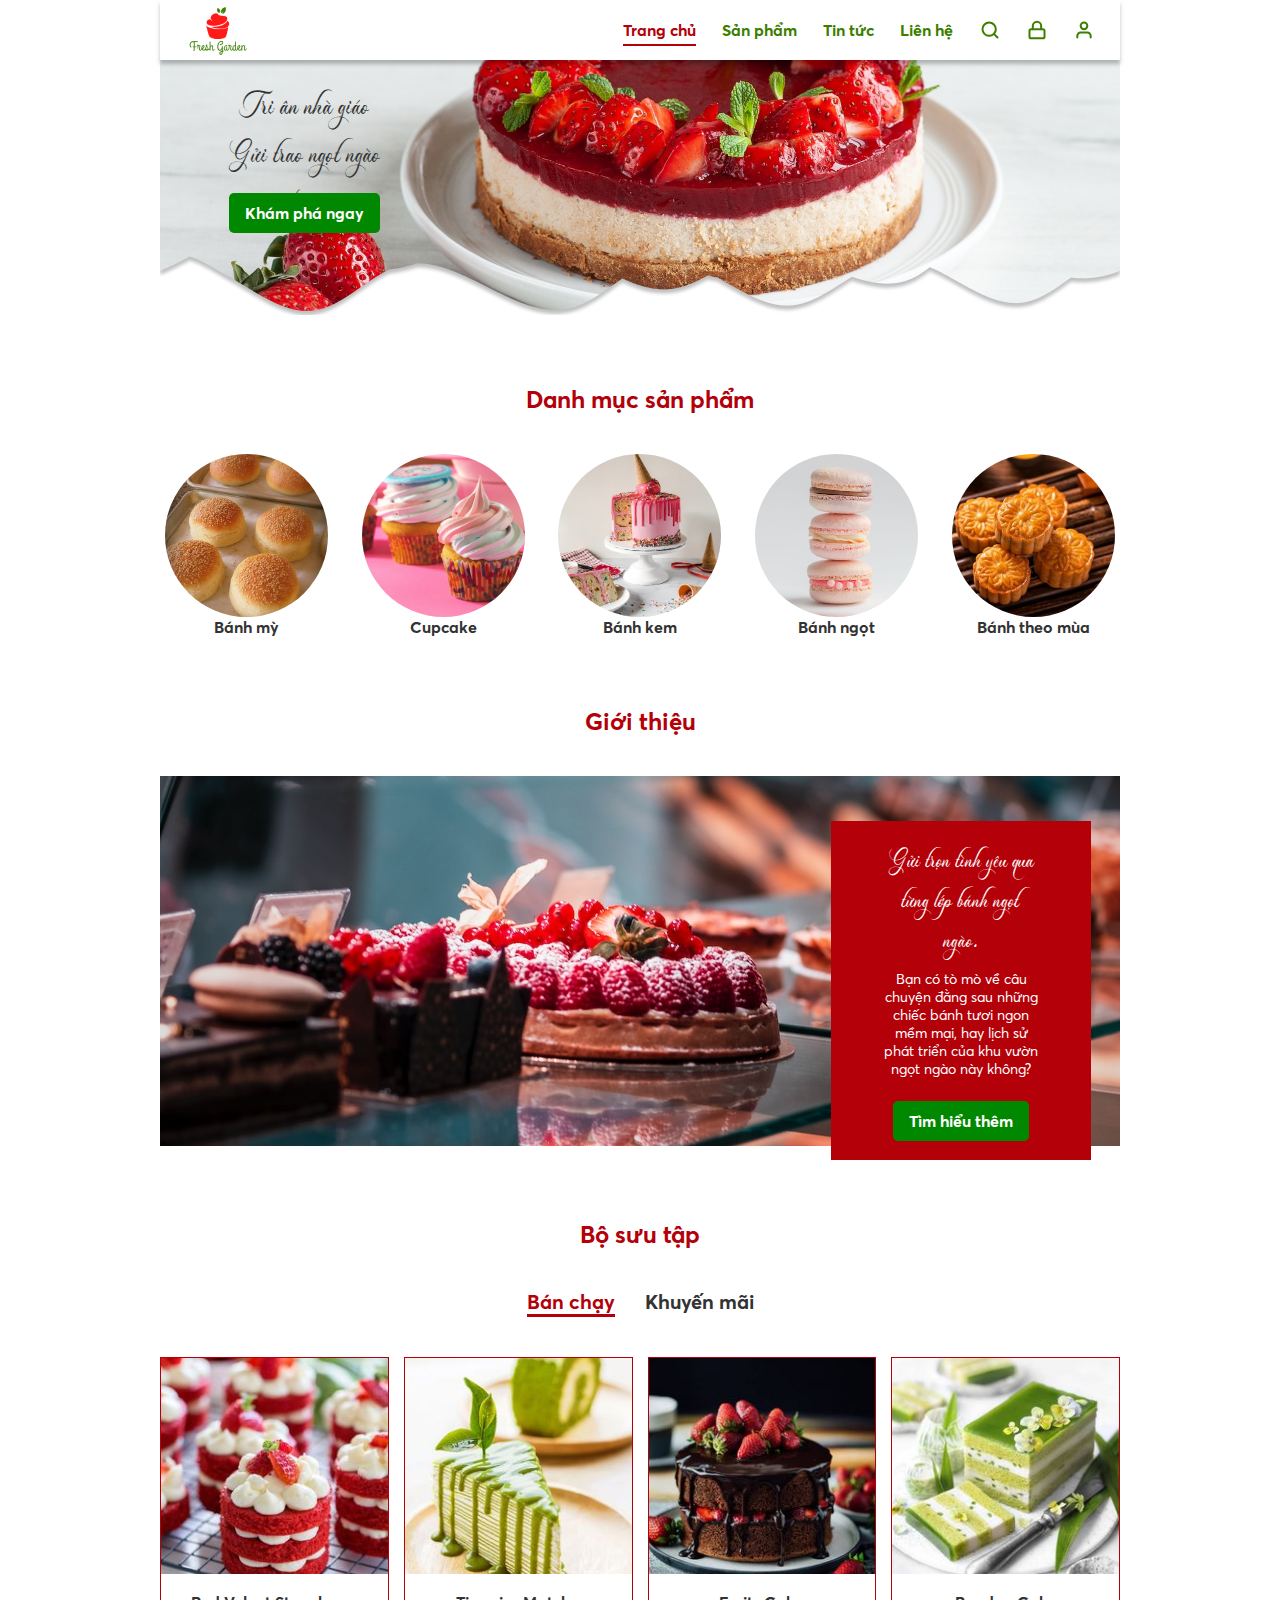
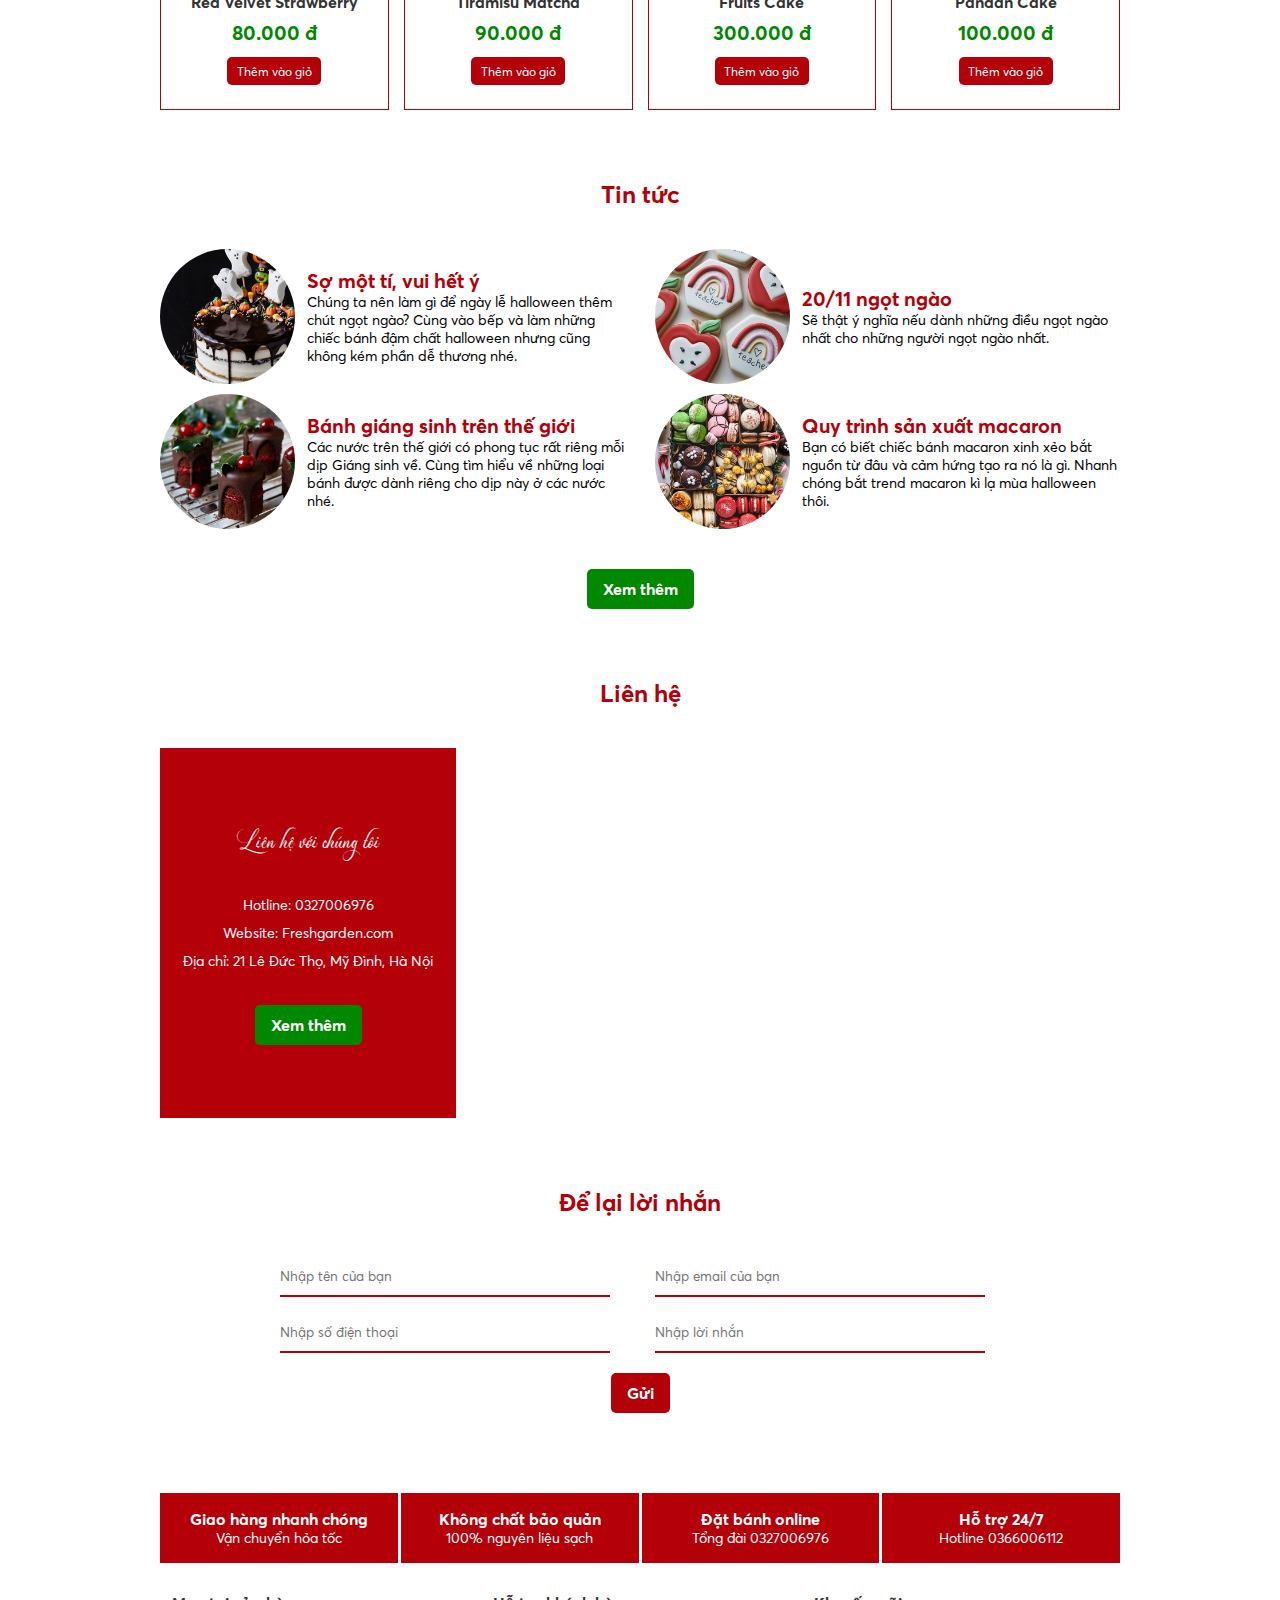
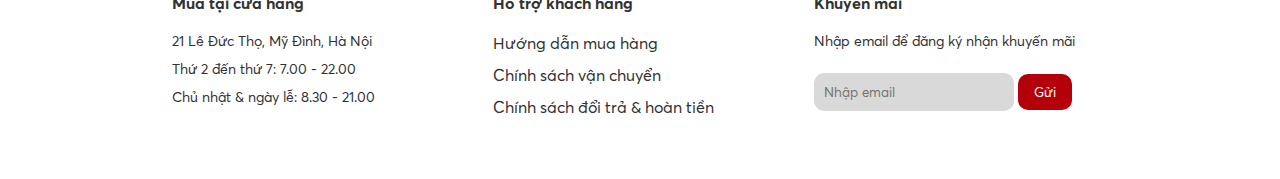
<file: index.html>
<!DOCTYPE html>
<html lang="vi">
  <head>
    <meta charset="UTF-8" />
    <meta http-equiv="X-UA-Compatible" content="IE=edge" />
    <meta name="viewport" content="width=device-width, initial-scale=1.0" />
    <link rel="stylesheet" href="./css/global_style.css" />
    <link rel="stylesheet" href="./css/index/index_style.css" />
    <title>Fresh Garden</title>
  </head>
  <body>
    <header>
      <a class="logo" href="./index.html"> </a>
      <ul class="menu_list">
        <li class="menu_item active">
          <a href="./index.html">Trang chủ</a>
        </li>
        <li class="menu_item">
          <a href="./products.html"> Sản phẩm </a>
        </li>
        <li class="menu_item">
          <a href="./news.html"> Tin tức </a>
        </li>
        <li class="menu_item">
          <a href="./contacts.html"> Liên hệ </a>
        </li>
      </ul>
      <ul class="options">
        <li>
          <a href="./search.html">
            <img src="./assets/images/search.svg" alt="Search" title="Search" />
          </a>
        </li>
        <li>
          <a href="./cart.html">
            <img src="./assets/images/cart.svg" alt="Cart" title="Cart" />
          </a>
        </li>
        <li>
          <a href="./user.html">
            <img src="./assets/images/user.svg" alt="User" title="User" />
          </a>
        </li>
      </ul>
    </header>
    <div class="mobile_header">
      <div class="side_button" id="side_button">
        <img src="./assets/images/side_button.svg" alt="" />
      </div>
      <a href="./index.html" class="logo"></a>
      <ul class="options">
        <li>
          <a href="./search.html">
            <img src="./assets/images/search.svg" alt="Search" title="Search" />
          </a>
        </li>
        <li>
          <a href="./cart.html">
            <img src="./assets/images/cart.svg" alt="Cart" title="Cart" />
          </a>
        </li>
        <li>
          <a href="./user.html">
            <img src="./assets/images/user.svg" alt="User" title="User" />
          </a>
        </li>
      </ul>
    </div>
    <div class="expanded_header" id="expanded_header">
      <ul class="mobile_menu_list">
        <li class="mobile_menu_close" id="mobile_menu_close">
          <img src="./assets/images/close_button.svg" alt="" />
        </li>
        <li class="mobile_menu_item active">
          <a href="./index.html">Trang chủ</a>
        </li>
        <li class="mobile_menu_item">
          <a href="./products.html"> Sản phẩm </a>
        </li>
        <li class="mobile_menu_item">
          <a href="./news.html"> Tin tức </a>
        </li>
        <li class="mobile_menu_item">
          <a href="./contacts.html"> Liên hệ </a>
        </li>
      </ul>
    </div>
    <div class="container">
      <div class="banner">
        <h1>
          Tri ân nhà giáo <br />
          Gửi trao ngọt ngào
        </h1>
        <a href="./news_detail.html"
          ><button class="greenBtn">Khám phá ngay</button></a
        >
      </div>
      <div class="categories">
        <h2>Danh mục sản phẩm</h2>
        <ul class="categories_list">
          <li class="categories_item">
            <a href="">
              <div class="bread"></div>
              <h4 class="item_title">Bánh mỳ</h4>
            </a>
          </li>
          <li class="categories_item">
            <a href="">
              <div class="cupcake"></div>
              <h4 class="item_title">Cupcake</h4>
            </a>
          </li>
          <li class="categories_item">
            <a href="">
              <div class="creamcake"></div>
              <h4 class="item_title">Bánh kem</h4>
            </a>
          </li>
          <li class="categories_item">
            <a href="">
              <div class="sweetcake"></div>
              <h4 class="item_title">Bánh ngọt</h4>
            </a>
          </li>
          <li class="categories_item">
            <a href="">
              <div class="seasonalcake"></div>
              <h4 class="item_title">Bánh theo mùa</h4>
            </a>
          </li>
        </ul>
      </div>
      <div class="intro">
        <h2>Giới thiệu</h2>
        <div class="intro_background">
          <img src="././assets/images/index/intro.jpg" alt="" />
          <div class="card">
            <h3 class="title">
              Gửi trọn tình yêu qua từng lớp bánh ngọt ngào.
            </h3>
            <p>
              Bạn có tò mò về câu chuyện đằng sau những chiếc bánh tươi ngon mềm
              mại, hay lịch sử phát triển của khu vườn ngọt ngào này không?
            </p>
            <a href="./contacts.html"
              ><button class="greenBtn">Tìm hiểu thêm</button></a
            >
          </div>
        </div>
      </div>
      <div class="collection">
        <h2>Bộ sưu tập</h2>
        <div class="tabs">
          <div class="tab-item active">Bán chạy</div>
          <div class="tab-item">Khuyến mãi</div>
        </div>
        <!-- Tab content -->
        <div class="tab-content">
          <div class="desktop_cake_grid mobile_cake_grid tab-pane active">
            <div class="cake_item">
              <a href="./product_detail.html">
                <img src="./assets/images/index/redvelvet.png" alt="" />
                <p class="name">Red Velvet Strawberry</p>
                <p class="price">80.000 đ</p>
                <button class="add redBtn">Thêm vào giỏ</button>
              </a>
            </div>
            <div class="cake_item">
              <a href="./product_detail.html">
                <img src="./assets/images/index/tiramisu.png" alt="" />
                <p class="name">Tiramisu Matcha</p>
                <p class="price">90.000 đ</p>
                <button class="add redBtn">Thêm vào giỏ</button>
              </a>
            </div>
            <div class="cake_item">
              <a href="./product_detail.html">
                <img src="./assets/images/index/fruitcake.png" alt="" />
                <p class="name">Fruits Cake</p>
                <p class="price">300.000 đ</p>
                <button class="add redBtn">Thêm vào giỏ</button>
              </a>
            </div>
            <div class="cake_item">
              <a href="./product_detail.html">
                <img src="./assets/images/index/pandancake.png" alt="" />
                <p class="name">Pandan Cake</p>
                <p class="price">100.000 đ</p>
                <button class="add redBtn">Thêm vào giỏ</button>
              </a>
            </div>
          </div>
          <div class="desktop_cake_grid mobile_cake_grid tab-pane">
            <div class="cake_item">
              <a href="./product_detail.html">
                <img src="./assets/images/index/km1.png" alt="" />
                <p class="name">Bánh kem cà rốt</p>
                <p class="price">300.000 đ</p>
                <button class="add redBtn">Thêm vào giỏ</button>
              </a>
            </div>
            <div class="cake_item">
              <a href="./product_detail.html">
                <img src="./assets/images/index/km2.png" alt="" />
                <p class="name">Bánh kem Violet</p>
                <p class="price">250.000 đ</p>
                <button class="add redBtn">Thêm vào giỏ</button>
              </a>
            </div>
            <div class="cake_item">
              <a href="./product_detail.html">
                <img src="./assets/images/index/km3.png" alt="" />
                <p class="name">Bánh kem mâm xôi</p>
                <p class="price">450.000 đ</p>
                <button class="add redBtn">Thêm vào giỏ</button>
              </a>
            </div>
            <div class="cake_item">
              <a href="./product_detail.html">
                <img src="./assets/images/index/km4.png" alt="" />
                <p class="name">Bánh kem việt quất</p>
                <p class="price">300.000 đ</p>
                <button class="add redBtn">Thêm vào giỏ</button>
              </a>
            </div>
          </div>
        </div>
      </div>
      <div class="news">
        <h2>Tin tức</h2>
        <ul class="news_list">
          <li class="news_item">
            <a href="./news_detail.html">
              <img src="./assets/images/index/news1.png" alt="" />
              <div class="news_detail">
                <h3 class="title">Sợ một tí, vui hết ý</h3>
                <p>
                  Chúng ta nên làm gì để ngày lễ halloween thêm chút ngọt ngào?
                  Cùng vào bếp và làm những chiếc bánh đậm chất halloween nhưng
                  cũng không kém phần dễ thương nhé.
                </p>
              </div>
            </a>
          </li>
          <li class="news_item">
            <a href="./news_detail.html">
              <img src="./assets/images/index/news2.png" alt="" />
              <div class="news_detail">
                <h3 class="title">20/11 ngọt ngào</h3>
                <p>
                  Sẽ thật ý nghĩa nếu dành những điều ngọt ngào nhất cho những
                  người ngọt ngào nhất.
                </p>
              </div>
            </a>
          </li>
          <li class="news_item">
            <a href="./news_detail.html">
              <img src="./assets/images/index/news3.png" alt="" />
              <div class="news_detail">
                <h3 class="title">Bánh giáng sinh trên thế giới</h3>
                <p>
                  Các nước trên thế giới có phong tục rất riêng mỗi dịp Giáng
                  sinh về. Cùng tìm hiểu về những loại bánh được dành riêng cho
                  dịp này ở các nước nhé.
                </p>
              </div>
            </a>
          </li>
          <li class="news_item">
            <a href="./news_detail.html">
              <img src="./assets/images/index/news4.png" alt="" />
              <div class="news_detail">
                <h3 class="title">Quy trình sản xuất macaron</h3>
                <p>
                  Bạn có biết chiếc bánh macaron xinh xẻo bắt nguồn từ đâu và
                  cảm hứng tạo ra nó là gì. Nhanh chóng bắt trend macaron kì lạ
                  mùa halloween thôi.
                </p>
              </div>
            </a>
          </li>
        </ul>
        <a href="./news.html"><button class="greenBtn">Xem thêm</button></a>
      </div>
      <div class="contact">
        <h2>Liên hệ</h2>
        <div class="contact_container">
          <div class="contact_info">
            <h3 class="title">Liên hệ với chúng tôi</h3>
            <p class="hotline">Hotline: 0327006976</p>
            <p class="web">Website: Freshgarden.com</p>
            <p class="address">Địa chỉ: 21 Lê Đức Thọ, Mỹ Đình, Hà Nội</p>
            <a href="./contacts.html"
              ><button class="greenBtn">Xem thêm</button></a
            >
          </div>
          <iframe
            src="https://www.google.com/maps/embed?pb=!1m18!1m12!1m3!1d44643.18980710991!2d105.7530552592408!3d21.01389765150216!2m3!1f0!2f0!3f0!3m2!1i1024!2i768!4f13.1!3m3!1m2!1s0x313454b9df6626ef%3A0xbadd9b53272fd8c1!2zMjEgxJAuIEzDqiDEkOG7qWMgVGjhu40sIE3hu7kgxJDDrG5oLCBOYW0gVOG7qyBMacOqbSwgSMOgIE7hu5lpLCBWaeG7h3QgTmFt!5e0!3m2!1svi!2s!4v1669731215087!5m2!1svi!2s"
            width="734"
            height="370"
            style="border: 0"
            allowfullscreen=""
            loading="lazy"
            referrerpolicy="no-referrer-when-downgrade"
          ></iframe>
        </div>
      </div>
      <div class="message">
        <h2>Để lại lời nhắn</h2>
        <ul class="field_list">
          <li class="field_item">
            <input
              type="text"
              name="name"
              id="name"
              placeholder="Nhập tên của bạn"
            />
          </li>
          <li class="field_item">
            <input
              type="email"
              name="email"
              id="email"
              placeholder="Nhập email của bạn"
            />
          </li>
          <li class="field_item">
            <input
              type="tel"
              name="phone"
              id="phone"
              placeholder="Nhập số điện thoại"
            />
          </li>
          <li class="field_item">
            <input
              type="text"
              name="content"
              id="content"
              placeholder="Nhập lời nhắn"
            />
          </li>
        </ul>
        <a><button class="greenBtn">Gửi</button></a>
      </div>
    </div>
    <footer>
      <ul class="footer">
        <li class="footer_item">
          <h4 class="title">Giao hàng nhanh chóng</h4>
          <p class="sub_title">Vận chuyển hỏa tốc</p>
        </li>
        <li class="footer_item">
          <h4 class="title">Không chất bảo quản</h4>
          <p class="sub_title">100% nguyên liệu sạch</p>
        </li>
        <li class="footer_item">
          <h4 class="title">Đặt bánh online</h4>
          <p class="sub_title">Tổng đài 0327006976</p>
        </li>
        <li class="footer_item">
          <h4 class="title">Hỗ trợ 24/7</h4>
          <p class="sub_title">Hotline 0366006112</p>
        </li>
      </ul>
      <ul class="footer below">
        <li class="footer_item below">
          <h4 class="title below">Mua tại cửa hàng</h4>
          <p class="sub_title below">21 Lê Đức Thọ, Mỹ Đình, Hà Nội</p>
          <p class="sub_title below">Thứ 2 đến thứ 7: 7.00 - 22.00</p>
          <p class="sub_title below">Chủ nhật & ngày lễ: 8.30 - 21.00</p>
        </li>
        <li class="footer_item below">
          <h4 class="title below">Hỗ trợ khách hàng</h4>
          <a href="./buying_guide.html" class="sub_title below"
            >Hướng dẫn mua hàng</a
          >
          <br />
          <a href="./delivery_policy.html" class="sub_title below"
            >Chính sách vận chuyển</a
          >
          <br />
          <a href="./refund_policy.html" class="sub_title below"
            >Chính sách đổi trả & hoàn tiền</a
          >
        </li>
        <li class="footer_item below">
          <h4 class="title below">Khuyến mãi</h4>
          <p class="sub_title below">Nhập email để đăng ký nhận khuyến mãi</p>
          <div class="mail_box">
            <input
              type="email"
              name="offer_email"
              id="offer_email"
              placeholder="Nhập email"
            />
            <button>Gửi</button>
          </div>
        </li>
      </ul>
    </footer>
  </body>
  <script src="./js/index_script.js"></script>
  <script src="./js/account_script.js"></script>
</html>
</file>
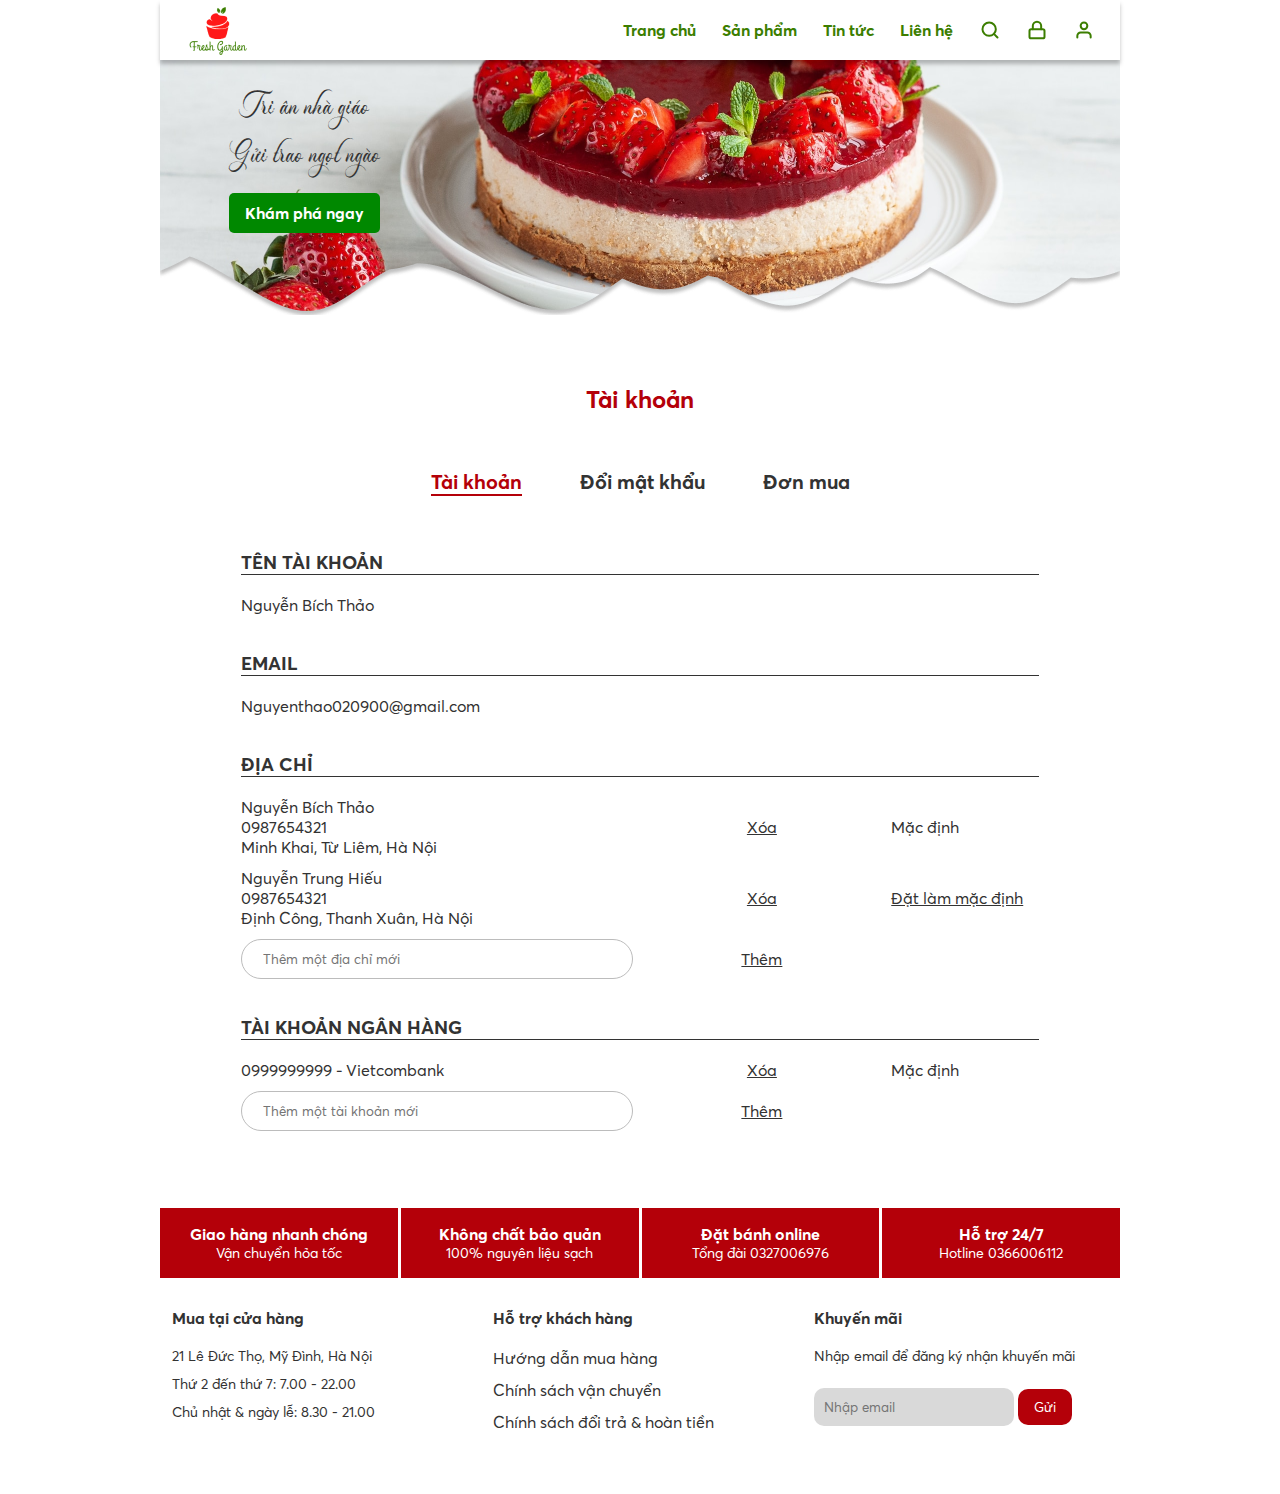
<file: account.html>
<!DOCTYPE html>
<html lang="vi">
  <head>
    <meta charset="UTF-8" />
    <meta http-equiv="X-UA-Compatible" content="IE=edge" />
    <meta name="viewport" content="width=device-width, initial-scale=1.0" />
    <link rel="stylesheet" href="./css/global_style.css" />
    <link rel="stylesheet" href="./css/account/account.css" />
    <title>Tài khoản</title>
  </head>
  <body>
    <header>
      <a href="./index.html" class="logo"></a>
      <ul class="menu_list">
        <li class="menu_item">
          <a href="./index.html">Trang chủ</a>
        </li>
        <li class="menu_item">
          <a href="./products.html"> Sản phẩm </a>
        </li>
        <li class="menu_item">
          <a href="./news.html"> Tin tức </a>
        </li>
        <li class="menu_item">
          <a href="./contacts.html"> Liên hệ </a>
        </li>
      </ul>
      <ul class="options">
        <li>
          <a href="./search.html">
            <img src="./assets/images/search.svg" alt="Search" title="Search" />
          </a>
        </li>
        <li>
          <a href="./cart.html">
            <img src="./assets/images/cart.svg" alt="Cart" title="Cart" />
          </a>
        </li>
        <li>
          <a href="./user.html">
            <img src="./assets/images/user.svg" alt="User" title="User" />
          </a>
        </li>
      </ul>
    </header>
    <div class="mobile_header">
      <div class="side_button" id="side_button">
        <img src="./assets/images/side_button.svg" alt="" />
      </div>
      <a href="./index.html" class="logo"></a>
      <ul class="options">
        <li>
          <a href="./search.html">
            <img src="./assets/images/search.svg" alt="Search" title="Search" />
          </a>
        </li>
        <li>
          <a href="./cart.html">
            <img src="./assets/images/cart.svg" alt="Cart" title="Cart" />
          </a>
        </li>
        <li>
          <a href="./user.html">
            <img src="./assets/images/user.svg" alt="User" title="User" />
          </a>
        </li>
      </ul>
    </div>
    <div class="expanded_header" id="expanded_header">
      <ul class="mobile_menu_list">
        <li class="mobile_menu_close" id="mobile_menu_close">
          <img src="./assets/images/close_button.svg" alt="" />
        </li>
        <li class="mobile_menu_item">
          <a href="./index.html">Trang chủ</a>
        </li>
        <li class="mobile_menu_item">
          <a href="./products.html"> Sản phẩm </a>
        </li>
        <li class="mobile_menu_item">
          <a href="./news.html"> Tin tức </a>
        </li>
        <li class="mobile_menu_item">
          <a href="./contacts.html"> Liên hệ </a>
        </li>
      </ul>
    </div>
    <div class="container">
      <div class="banner">
        <h1>
          Tri ân nhà giáo <br />
          Gửi trao ngọt ngào
        </h1>
        <a href="./news_detail.html"
          ><button class="greenBtn">Khám phá ngay</button></a
        >
      </div>
      <div class="main_content">
        <h2 class="title">Tài khoản</h2>
        <div class="tabs">
          <div class="tab-item active">Tài khoản</div>
          <div class="tab-item">Đổi mật khẩu</div>
          <div class="tab-item">Đơn mua</div>
        </div>
        <div class="tab-content">
          <div class="tab-pane account active">
            <div class="customer name">
              <h3 class="title">tên tài khoản</h3>
              <p>Nguyễn Bích Thảo</p>
            </div>
            <div class="customer email">
              <h3 class="title">email</h3>
              <p>Nguyenthao020900@gmail.com</p>
            </div>
            <div class="customer address">
              <h3 class="title">địa chỉ</h3>
              <div class="address item">
                <div class="info">
                  Nguyễn Bích Thảo <br />
                  0987654321 <br />
                  Minh Khai, Từ Liêm, Hà Nội
                </div>
                <div class="delete">Xóa</div>
                <div class="default true">Mặc định</div>
              </div>
              <div class="address item">
                <div class="info">
                  Nguyễn Trung Hiếu <br />
                  0987654321 <br />
                  Định Công, Thanh Xuân, Hà Nội
                </div>
                <div class="delete">Xóa</div>
                <div class="default false">Đặt làm mặc định</div>
              </div>
              <div class="address item">
                <input
                  type="text"
                  name="new_address"
                  id="new_address"
                  placeholder="Thêm một địa chỉ mới"
                />
                <div class="add">Thêm</div>
              </div>
            </div>
            <div class="customer banking">
              <h3 class="title">tài khoản ngân hàng</h3>
              <div class="bank item">
                <div class="info">0999999999 - Vietcombank</div>
                <div class="delete">Xóa</div>
                <div class="default true">Mặc định</div>
              </div>
              <div class="bank item">
                <input
                  type="text"
                  name="new_bank"
                  id="new_bank"
                  placeholder="Thêm một tài khoản mới"
                />
                <div class="add">Thêm</div>
              </div>
            </div>
          </div>
          <div class="tab-pane change_password">Khong có gì ở đây cả :v</div>
          <div class="tab-pane order">
            <div class="classify">
              <p class="delivering">Đang giao</p>
              <p class="delivered">Đã giao</p>
            </div>
            <div class="order_list">
              <div class="order_item">
                <img
                  class="product_img"
                  src="./assets/images/cart/item1.png"
                  alt=""
                />
                <div class="info">
                  <p class="name">Bánh kem Maccaron</p>
                  <p class="unit_price">250.000 đ</p>
                </div>
                <div class="actions">
                  <button class="greenBtn">Chi tiết</button>
                  <a href="./product_detail.html"
                    ><button class="greenBtn re_order">Mua lại</button></a
                  >
                </div>
              </div>
              <div class="order_item">
                <img
                  class="product_img"
                  src="./assets/images/cart/item2.png"
                  alt=""
                />
                <div class="info">
                  <p class="name">Bánh kem Chocolate</p>
                  <p class="unit_price">250.000 đ</p>
                </div>
                <div class="actions">
                  <button class="greenBtn">Chi tiết</button>
                  <a href="./product_detail.html"
                    ><button class="greenBtn re_order">Mua lại</button></a
                  >
                </div>
              </div>
              <div class="order_item">
                <img
                  class="product_img"
                  src="./assets/images/cart/item3.png"
                  alt=""
                />
                <div class="info">
                  <p class="name">Bánh kem hoa quả</p>
                  <p class="unit_price">250.000 đ</p>
                </div>
                <div class="actions">
                  <button class="greenBtn">Chi tiết</button>
                  <a href="./product_detail.html"
                    ><button class="greenBtn re_order">Mua lại</button></a
                  >
                </div>
              </div>
            </div>
          </div>
        </div>
      </div>
    </div>
    <footer>
      <ul class="footer">
        <li class="footer_item">
          <h4 class="title">Giao hàng nhanh chóng</h4>
          <p class="sub_title">Vận chuyển hỏa tốc</p>
        </li>
        <li class="footer_item">
          <h4 class="title">Không chất bảo quản</h4>
          <p class="sub_title">100% nguyên liệu sạch</p>
        </li>
        <li class="footer_item">
          <h4 class="title">Đặt bánh online</h4>
          <p class="sub_title">Tổng đài 0327006976</p>
        </li>
        <li class="footer_item">
          <h4 class="title">Hỗ trợ 24/7</h4>
          <p class="sub_title">Hotline 0366006112</p>
        </li>
      </ul>
      <ul class="footer below">
        <li class="footer_item below">
          <h4 class="title below">Mua tại cửa hàng</h4>
          <p class="sub_title below">21 Lê Đức Thọ, Mỹ Đình, Hà Nội</p>
          <p class="sub_title below">Thứ 2 đến thứ 7: 7.00 - 22.00</p>
          <p class="sub_title below">Chủ nhật & ngày lễ: 8.30 - 21.00</p>
        </li>
        <li class="footer_item below">
          <h4 class="title below">Hỗ trợ khách hàng</h4>
          <a href="./buying_guide.html" class="sub_title below"
            >Hướng dẫn mua hàng</a
          >
          <br />
          <a href="./delivery_policy.html" class="sub_title below"
            >Chính sách vận chuyển</a
          >
          <br />
          <a href="./refund_policy.html" class="sub_title below"
            >Chính sách đổi trả & hoàn tiền</a
          >
        </li>
        <li class="footer_item below">
          <h4 class="title below">Khuyến mãi</h4>
          <p class="sub_title below">Nhập email để đăng ký nhận khuyến mãi</p>
          <div class="mail_box">
            <input
              type="email"
              name="offer_email"
              id="offer_email"
              placeholder="Nhập email"
            />
            <button>Gửi</button>
          </div>
        </li>
      </ul>
    </footer>
  </body>
  <script src="./js/index_script.js"></script>
  <script src="./js/account_script.js"></script>
</html>
</file>
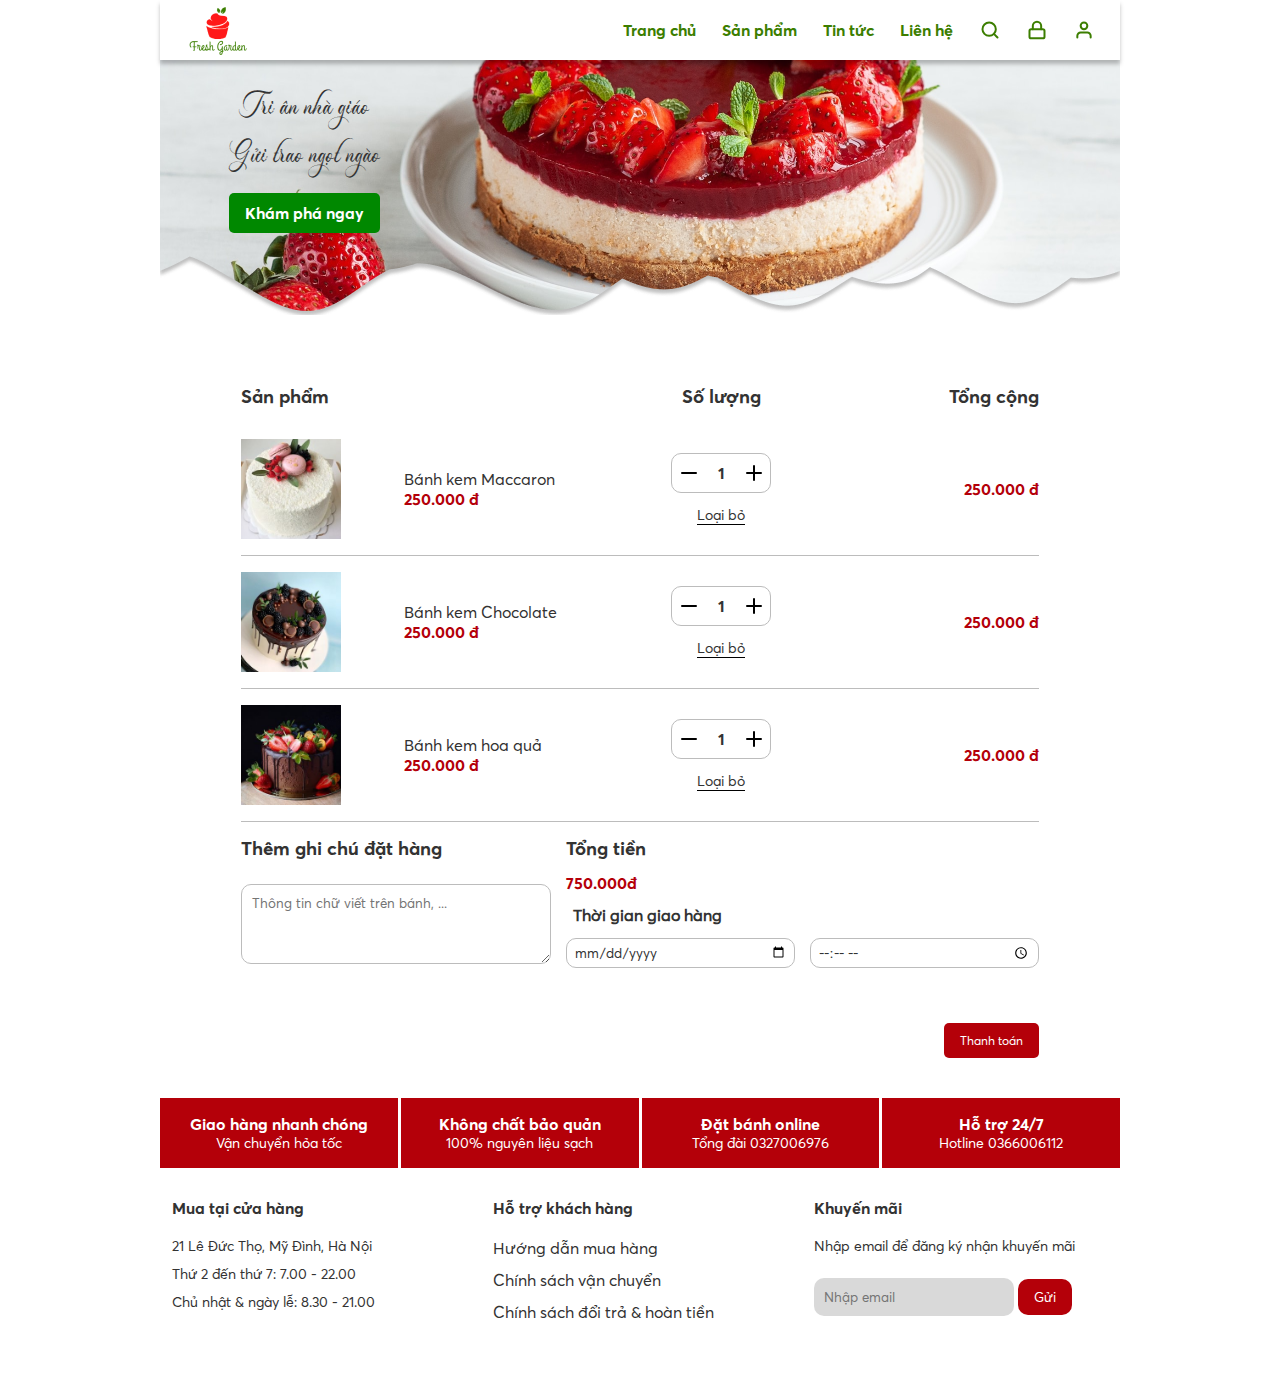
<file: cart.html>
<!DOCTYPE html>
<html lang="vi">
  <head>
    <meta charset="UTF-8" />
    <meta http-equiv="X-UA-Compatible" content="IE=edge" />
    <meta name="viewport" content="width=device-width, initial-scale=1.0" />
    <link rel="stylesheet" href="./css/global_style.css" />
    <link rel="stylesheet" href="./css/cart/cart.css" />
    <title>Giỏ hàng</title>
  </head>
  <body>
    <header>
      <a href="./index.html" class="logo"></a>
      <ul class="menu_list">
        <li class="menu_item">
          <a href="./index.html">Trang chủ</a>
        </li>
        <li class="menu_item">
          <a href="./products.html"> Sản phẩm </a>
        </li>
        <li class="menu_item">
          <a href="./news.html"> Tin tức </a>
        </li>
        <li class="menu_item">
          <a href="./contacts.html"> Liên hệ </a>
        </li>
      </ul>
      <ul class="options">
        <li>
          <a href="./search.html">
            <img src="./assets/images/search.svg" alt="Search" title="Search" />
          </a>
        </li>
        <li>
          <a href="./cart.html">
            <img src="./assets/images/cart.svg" alt="Cart" title="Cart" />
          </a>
        </li>
        <li>
          <a href="./user.html">
            <img src="./assets/images/user.svg" alt="User" title="User" />
          </a>
        </li>
      </ul>
    </header>
    <div class="mobile_header">
      <div class="side_button" id="side_button">
        <img src="./assets/images/side_button.svg" alt="" />
      </div>
      <a href="./index.html" class="logo"></a>
      <ul class="options">
        <li>
          <a href="./search.html">
            <img src="./assets/images/search.svg" alt="Search" title="Search" />
          </a>
        </li>
        <li>
          <a href="./cart.html">
            <img src="./assets/images/cart.svg" alt="Cart" title="Cart" />
          </a>
        </li>
        <li>
          <a href="./user.html">
            <img src="./assets/images/user.svg" alt="User" title="User" />
          </a>
        </li>
      </ul>
    </div>
    <div class="expanded_header" id="expanded_header">
      <ul class="mobile_menu_list">
        <li class="mobile_menu_close" id="mobile_menu_close">
          <img src="./assets/images/close_button.svg" alt="" />
        </li>
        <li class="mobile_menu_item">
          <a href="./index.html">Trang chủ</a>
        </li>
        <li class="mobile_menu_item">
          <a href="./products.html"> Sản phẩm </a>
        </li>
        <li class="mobile_menu_item">
          <a href="./news.html"> Tin tức </a>
        </li>
        <li class="mobile_menu_item">
          <a href="./contacts.html"> Liên hệ </a>
        </li>
      </ul>
    </div>
    <div class="container">
      <div class="banner">
        <h1>
          Tri ân nhà giáo <br />
          Gửi trao ngọt ngào
        </h1>
        <a href="./news_detail.html"
          ><button class="greenBtn">Khám phá ngay</button></a
        >
      </div>
      <div class="main_content">
        <div class="cart_container">
          <h3 class="product_label">Sản phẩm</h3>
          <h3 class="amount_label">Số lượng</h3>
          <h3 class="price_label">Tổng cộng</h3>
          <div class="cart_list">
            <div class="cart_item">
              <img
                class="product_img"
                src="./assets/images/cart/item1.png"
                alt=""
              />
              <div class="info">
                <p class="name">Bánh kem Maccaron</p>
                <p class="unit_price">250.000 đ</p>
              </div>
              <div class="amount_picker">
                <div class="amount_picker_set">
                  <button class="minus">
                    <img src="./assets/images/cart/minus.svg" alt="" />
                  </button>
                  <div class="amount_display">1</div>
                  <button class="plus">
                    <img src="./assets/images/cart/plus.svg" alt="" />
                  </button>
                </div>
                <button class="delete_item">Loại bỏ</button>
              </div>
              <div class="delete_icon">
                <img src="./assets/images/cart/trash.svg" />
              </div>
              <div class="price">250.000 đ</div>
            </div>
            <div class="cart_item">
              <img
                class="product_img"
                src="./assets/images/cart/item2.png"
                alt=""
              />
              <div class="info">
                <p class="name">Bánh kem Chocolate</p>
                <p class="unit_price">250.000 đ</p>
              </div>
              <div class="amount_picker">
                <div class="amount_picker_set">
                  <button class="minus">
                    <img src="./assets/images/cart/minus.svg" alt="" />
                  </button>
                  <div class="amount_display">1</div>
                  <button class="plus">
                    <img src="./assets/images/cart/plus.svg" alt="" />
                  </button>
                </div>
                <button class="delete_item">Loại bỏ</button>
              </div>
              <div class="delete_icon">
                <img src="./assets/images/cart/trash.svg" />
              </div>
              <div class="price">250.000 đ</div>
            </div>
            <div class="cart_item">
              <img
                class="product_img"
                src="./assets/images/cart/item3.png"
                alt=""
              />
              <div class="info">
                <p class="name">Bánh kem hoa quả</p>
                <p class="unit_price">250.000 đ</p>
              </div>
              <div class="amount_picker">
                <div class="amount_picker_set">
                  <button class="minus">
                    <img src="./assets/images/cart/minus.svg" alt="" />
                  </button>
                  <div class="amount_display">1</div>
                  <button class="plus">
                    <img src="./assets/images/cart/plus.svg" alt="" />
                  </button>
                </div>
                <button class="delete_item">Loại bỏ</button>
              </div>
              <div class="delete_icon">
                <img src="./assets/images/cart/trash.svg" />
              </div>
              <div class="price">250.000 đ</div>
            </div>
          </div>
          <div class="order_note">
            <h3 class="title">Thêm ghi chú đặt hàng</h3>
            <textarea
              name="note"
              id="note"
              placeholder="Thông tin chữ viết trên bánh, ..."
            ></textarea>
          </div>
          <div class="total">
            <h3 class="title">Tổng tiền</h3>
            <p class="total_price">750.000đ</p>
            <h4 class="time">Thời gian giao hàng</h4>
            <input class="order_date" type="date" name="date" id="date" />
          </div>
          <div class="order_time">
            <input type="time" name="time" id="time" />
          </div>
          <a href="./order_information.html"
            ><button class="redBtn">Thanh toán</button></a
          >
        </div>
      </div>
    </div>
    <footer>
      <ul class="footer">
        <li class="footer_item">
          <h4 class="title">Giao hàng nhanh chóng</h4>
          <p class="sub_title">Vận chuyển hỏa tốc</p>
        </li>
        <li class="footer_item">
          <h4 class="title">Không chất bảo quản</h4>
          <p class="sub_title">100% nguyên liệu sạch</p>
        </li>
        <li class="footer_item">
          <h4 class="title">Đặt bánh online</h4>
          <p class="sub_title">Tổng đài 0327006976</p>
        </li>
        <li class="footer_item">
          <h4 class="title">Hỗ trợ 24/7</h4>
          <p class="sub_title">Hotline 0366006112</p>
        </li>
      </ul>
      <ul class="footer below">
        <li class="footer_item below">
          <h4 class="title below">Mua tại cửa hàng</h4>
          <p class="sub_title below">21 Lê Đức Thọ, Mỹ Đình, Hà Nội</p>
          <p class="sub_title below">Thứ 2 đến thứ 7: 7.00 - 22.00</p>
          <p class="sub_title below">Chủ nhật & ngày lễ: 8.30 - 21.00</p>
        </li>
        <li class="footer_item below">
          <h4 class="title below">Hỗ trợ khách hàng</h4>
          <a href="./buying_guide.html" class="sub_title below"
            >Hướng dẫn mua hàng</a
          >
          <br />
          <a href="./delivery_policy.html" class="sub_title below"
            >Chính sách vận chuyển</a
          >
          <br />
          <a href="./refund_policy.html" class="sub_title below"
            >Chính sách đổi trả & hoàn tiền</a
          >
        </li>
        <li class="footer_item below">
          <h4 class="title below">Khuyến mãi</h4>
          <p class="sub_title below">Nhập email để đăng ký nhận khuyến mãi</p>
          <div class="mail_box">
            <input
              type="email"
              name="offer_email"
              id="offer_email"
              placeholder="Nhập email"
            />
            <button>Gửi</button>
          </div>
        </li>
      </ul>
    </footer>
  </body>
  <script src="./js/index_script.js"></script>
</html>
</file>
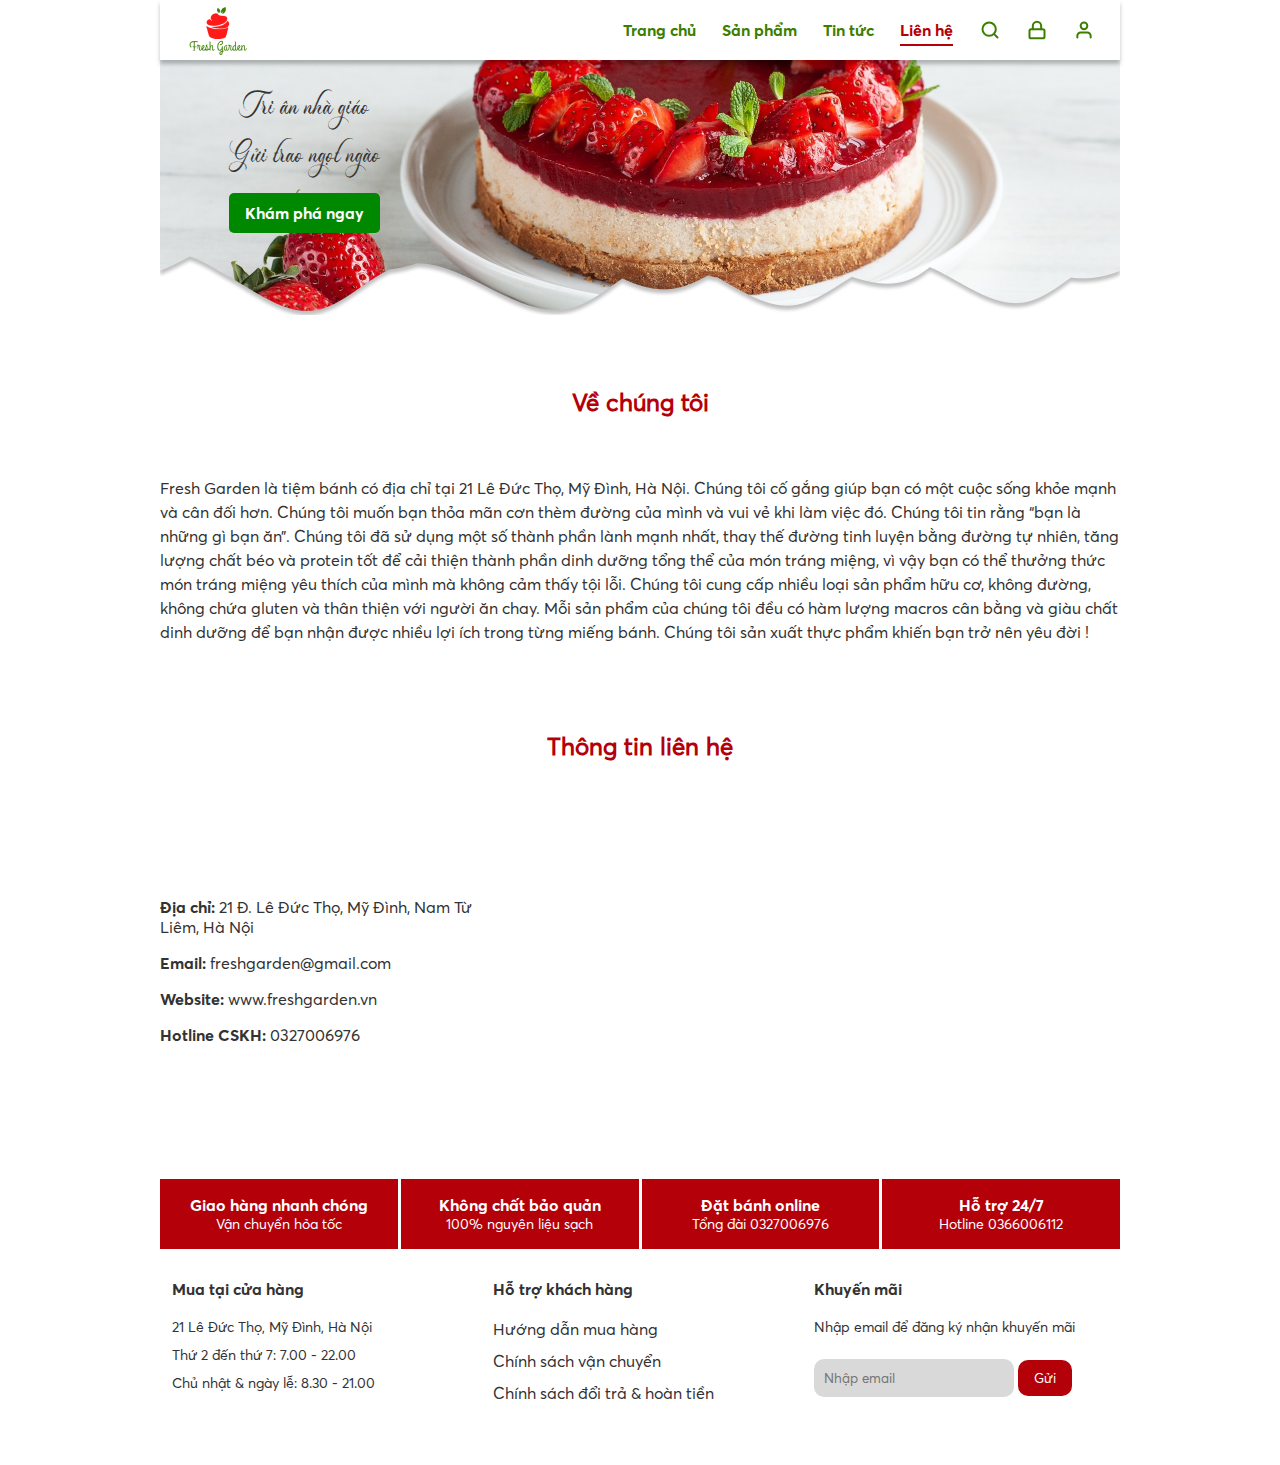
<file: contacts.html>
<!DOCTYPE html>
<html lang="vi">
  <head>
    <meta charset="UTF-8" />
    <meta http-equiv="X-UA-Compatible" content="IE=edge" />
    <meta name="viewport" content="width=device-width, initial-scale=1.0" />
    <link rel="stylesheet" href="./css/global_style.css" />
    <link rel="stylesheet" href="./css/contacts/contacts.css" />
    <title>Giới thiệu & Liên hệ</title>
  </head>
  <body>
    <header>
      <a href="./index.html" class="logo"></a>
      <ul class="menu_list">
        <li class="menu_item">
          <a href="./index.html">Trang chủ</a>
        </li>
        <li class="menu_item">
          <a href="./products.html"> Sản phẩm </a>
        </li>
        <li class="menu_item">
          <a href="./news.html"> Tin tức </a>
        </li>
        <li class="menu_item active">
          <a href="./contacts.html"> Liên hệ </a>
        </li>
      </ul>
      <ul class="options">
        <li>
          <a href="./search.html">
            <img src="./assets/images/search.svg" alt="Search" title="Search" />
          </a>
        </li>
        <li>
          <a href="./cart.html">
            <img src="./assets/images/cart.svg" alt="Cart" title="Cart" />
          </a>
        </li>
        <li>
          <a href="./user.html">
            <img src="./assets/images/user.svg" alt="User" title="User" />
          </a>
        </li>
      </ul>
    </header>
    <div class="mobile_header">
      <div class="side_button" id="side_button">
        <img src="./assets/images/side_button.svg" alt="" />
      </div>
      <a href="./index.html" class="logo"></a>
      <ul class="options">
        <li>
          <a href="./search.html">
            <img src="./assets/images/search.svg" alt="Search" title="Search" />
          </a>
        </li>
        <li>
          <a href="./cart.html">
            <img src="./assets/images/cart.svg" alt="Cart" title="Cart" />
          </a>
        </li>
        <li>
          <a href="./user.html">
            <img src="./assets/images/user.svg" alt="User" title="User" />
          </a>
        </li>
      </ul>
    </div>
    <div class="expanded_header" id="expanded_header">
      <ul class="mobile_menu_list">
        <li class="mobile_menu_close" id="mobile_menu_close">
          <img src="./assets/images/close_button.svg" alt="" />
        </li>
        <li class="mobile_menu_item">
          <a href="./index.html">Trang chủ</a>
        </li>
        <li class="mobile_menu_item">
          <a href="./products.html"> Sản phẩm </a>
        </li>
        <li class="mobile_menu_item">
          <a href="./news.html"> Tin tức </a>
        </li>
        <li class="mobile_menu_item active">
          <a href="./contacts.html"> Liên hệ </a>
        </li>
      </ul>
    </div>
    <div class="container">
      <div class="banner">
        <h1>
          Tri ân nhà giáo <br />
          Gửi trao ngọt ngào
        </h1>
        <a href="./news_detail.html"
          ><button class="greenBtn">Khám phá ngay</button></a
        >
      </div>
      <div class="main_content">
        <h2 class="title">Về chúng tôi</h2>
        <p class="about_us">
          Fresh Garden là tiệm bánh có địa chỉ tại 21 Lê Đức Thọ, Mỹ Đình, Hà
          Nội. Chúng tôi cố gắng giúp bạn có một cuộc sống khỏe mạnh và cân đối
          hơn. Chúng tôi muốn bạn thỏa mãn cơn thèm đường của mình và vui vẻ khi
          làm việc đó. Chúng tôi tin rằng “bạn là những gì bạn ăn”. Chúng tôi đã
          sử dụng một số thành phần lành mạnh nhất, thay thế đường tinh luyện
          bằng đường tự nhiên, tăng lượng chất béo và protein tốt để cải thiện
          thành phần dinh dưỡng tổng thể của món tráng miệng, vì vậy bạn có thể
          thưởng thức món tráng miệng yêu thích của mình mà không cảm thấy tội
          lỗi. Chúng tôi cung cấp nhiều loại sản phẩm hữu cơ, không đường, không
          chứa gluten và thân thiện với người ăn chay. Mỗi sản phẩm của chúng
          tôi đều có hàm lượng macros cân bằng và giàu chất dinh dưỡng để bạn
          nhận được nhiều lợi ích trong từng miếng bánh. Chúng tôi sản xuất thực
          phẩm khiến bạn trở nên yêu đời !
        </p>
        <h2 class="title">Thông tin liên hệ</h2>
        <div class="text">
          <p class="address">Địa chỉ:</p>
          <p class="email">Email:</p>
          <p class="web">Website:</p>
          <p class="hotline">Hotline CSKH:</p>
        </div>
        <iframe
          src="https://www.google.com/maps/embed?pb=!1m18!1m12!1m3!1d44643.18980710991!2d105.7530552592408!3d21.01389765150216!2m3!1f0!2f0!3f0!3m2!1i1024!2i768!4f13.1!3m3!1m2!1s0x313454b9df6626ef%3A0xbadd9b53272fd8c1!2zMjEgxJAuIEzDqiDEkOG7qWMgVGjhu40sIE3hu7kgxJDDrG5oLCBOYW0gVOG7qyBMacOqbSwgSMOgIE7hu5lpLCBWaeG7h3QgTmFt!5e0!3m2!1svi!2s!4v1669731215087!5m2!1svi!2s"
          width="605"
          height="319"
          style="border: 0"
          allowfullscreen=""
          loading="lazy"
          referrerpolicy="no-referrer-when-downgrade"
        ></iframe>
      </div>
    </div>
    <footer>
      <ul class="footer">
        <li class="footer_item">
          <h4 class="title">Giao hàng nhanh chóng</h4>
          <p class="sub_title">Vận chuyển hỏa tốc</p>
        </li>
        <li class="footer_item">
          <h4 class="title">Không chất bảo quản</h4>
          <p class="sub_title">100% nguyên liệu sạch</p>
        </li>
        <li class="footer_item">
          <h4 class="title">Đặt bánh online</h4>
          <p class="sub_title">Tổng đài 0327006976</p>
        </li>
        <li class="footer_item">
          <h4 class="title">Hỗ trợ 24/7</h4>
          <p class="sub_title">Hotline 0366006112</p>
        </li>
      </ul>
      <ul class="footer below">
        <li class="footer_item below">
          <h4 class="title below">Mua tại cửa hàng</h4>
          <p class="sub_title below">21 Lê Đức Thọ, Mỹ Đình, Hà Nội</p>
          <p class="sub_title below">Thứ 2 đến thứ 7: 7.00 - 22.00</p>
          <p class="sub_title below">Chủ nhật & ngày lễ: 8.30 - 21.00</p>
        </li>
        <li class="footer_item below">
          <h4 class="title below">Hỗ trợ khách hàng</h4>
          <a href="./buying_guide.html" class="sub_title below"
            >Hướng dẫn mua hàng</a
          >
          <br />
          <a href="./delivery_policy.html" class="sub_title below"
            >Chính sách vận chuyển</a
          >
          <br />
          <a href="./refund_policy.html" class="sub_title below"
            >Chính sách đổi trả & hoàn tiền</a
          >
        </li>
        <li class="footer_item below">
          <h4 class="title below">Khuyến mãi</h4>
          <p class="sub_title below">Nhập email để đăng ký nhận khuyến mãi</p>
          <div class="mail_box">
            <input
              type="email"
              name="offer_email"
              id="offer_email"
              placeholder="Nhập email"
            />
            <button>Gửi</button>
          </div>
        </li>
      </ul>
    </footer>
  </body>
  <script src="./js/index_script.js"></script>
</html>
</file>
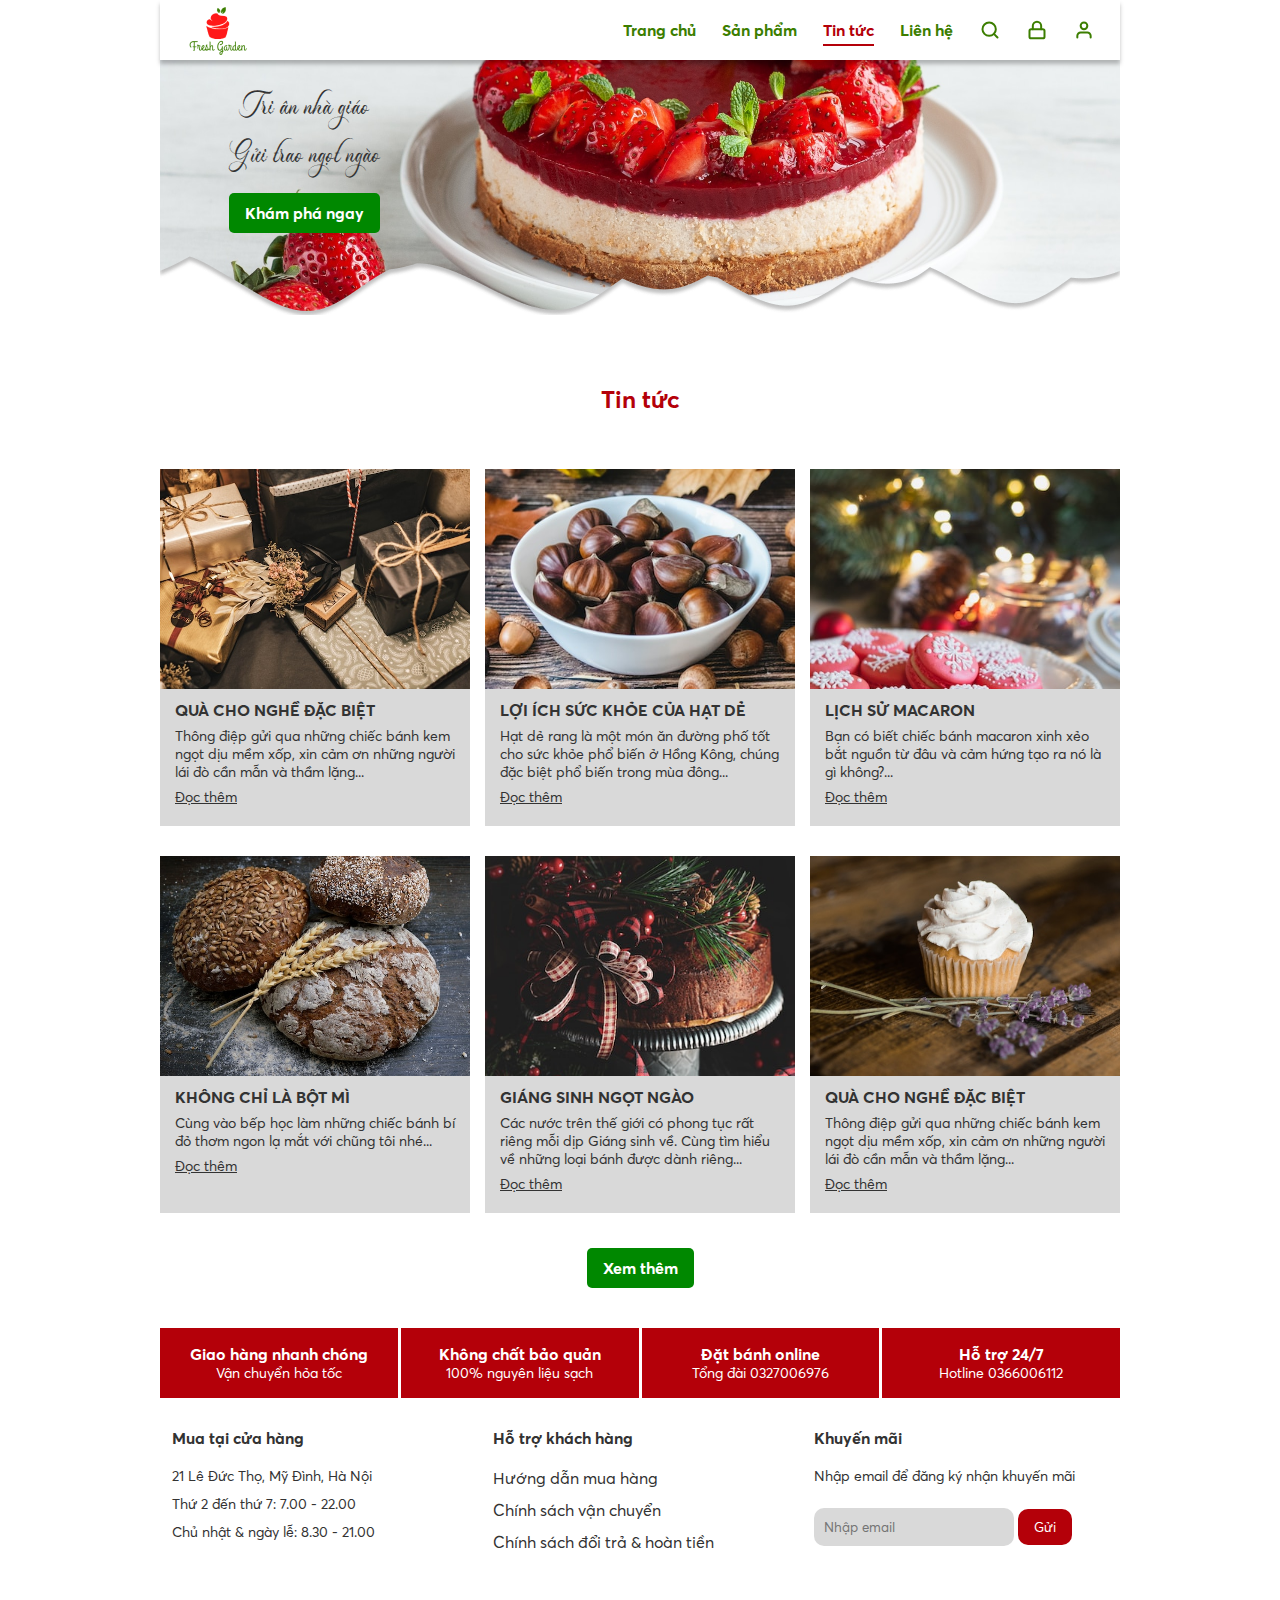
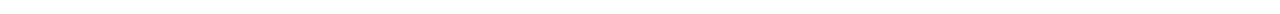
<file: news.html>
<!DOCTYPE html>
<html lang="vi">
  <head>
    <meta charset="UTF-8" />
    <meta http-equiv="X-UA-Compatible" content="IE=edge" />
    <meta name="viewport" content="width=device-width, initial-scale=1.0" />
    <link rel="stylesheet" href="./css/global_style.css" />
    <link rel="stylesheet" href="./css/news/news.css" />
    <title>Tin tức</title>
  </head>
  <body>
    <header>
      <a href="./index.html" class="logo"></a>
      <ul class="menu_list">
        <li class="menu_item">
          <a href="./index.html">Trang chủ</a>
        </li>
        <li class="menu_item">
          <a href="./products.html"> Sản phẩm </a>
        </li>
        <li class="menu_item active">
          <a href="./news.html"> Tin tức </a>
        </li>
        <li class="menu_item">
          <a href="./contacts.html"> Liên hệ </a>
        </li>
      </ul>
      <ul class="options">
        <li>
          <a href="./search.html">
            <img src="./assets/images/search.svg" alt="Search" title="Search" />
          </a>
        </li>
        <li>
          <a href="./cart.html">
            <img src="./assets/images/cart.svg" alt="Cart" title="Cart" />
          </a>
        </li>
        <li>
          <a href="./user.html">
            <img src="./assets/images/user.svg" alt="User" title="User" />
          </a>
        </li>
      </ul>
    </header>
    <div class="mobile_header">
      <div class="side_button" id="side_button">
        <img src="./assets/images/side_button.svg" alt="" />
      </div>
      <a href="./index.html" class="logo"></a>
      <ul class="options">
        <li>
          <a href="./search.html">
            <img src="./assets/images/search.svg" alt="Search" title="Search" />
          </a>
        </li>
        <li>
          <a href="./cart.html">
            <img src="./assets/images/cart.svg" alt="Cart" title="Cart" />
          </a>
        </li>
        <li>
          <a href="./user.html">
            <img src="./assets/images/user.svg" alt="User" title="User" />
          </a>
        </li>
      </ul>
    </div>
    <div class="expanded_header" id="expanded_header">
      <ul class="mobile_menu_list">
        <li class="mobile_menu_close" id="mobile_menu_close">
          <img src="./assets/images/close_button.svg" alt="" />
        </li>
        <li class="mobile_menu_item">
          <a href="./index.html">Trang chủ</a>
        </li>
        <li class="mobile_menu_item">
          <a href="./products.html"> Sản phẩm </a>
        </li>
        <li class="mobile_menu_item active">
          <a href="./news.html"> Tin tức </a>
        </li>
        <li class="mobile_menu_item">
          <a href="./contacts.html"> Liên hệ </a>
        </li>
      </ul>
    </div>
    <div class="container">
      <div class="banner">
        <h1>
          Tri ân nhà giáo <br />
          Gửi trao ngọt ngào
        </h1>
        <a href="./news_detail.html"
          ><button class="greenBtn">Khám phá ngay</button></a
        >
      </div>
      <div class="main_content">
        <h2 class="title">Tin tức</h2>
        <div class="news_list">
          <div class="news_list_item">
            <a href="./news_detail.html">
              <img src="./assets/images/news/item1.jpg" alt="" />
              <p class="name">Quà cho nghề đặc biệt</p>
              <p class="content">
                Thông điệp gửi qua những chiếc bánh kem ngọt dịu mềm xốp, xin
                cảm ơn những người lái đò cần mẫn và thầm lặng...
              </p>
              <p class="more">Đọc thêm</p>
            </a>
          </div>
          <div class="news_list_item">
            <a href="./news_detail.html">
              <img src="./assets/images/news/item2.jpg" alt="" />
              <p class="name">Lợi ích sức khỏe của hạt dẻ</p>
              <p class="content">
                Hạt dẻ rang là một món ăn đường phố tốt cho sức khỏe phổ biến ở
                Hồng Kông, chúng đặc biệt phổ biến trong mùa đông...
              </p>
              <p class="more">Đọc thêm</p>
            </a>
          </div>
          <div class="news_list_item">
            <a href="./news_detail.html">
              <img src="./assets/images/news/item3.jpg" alt="" />
              <p class="name">Lịch sử macaron</p>
              <p class="content">
                Bạn có biết chiếc bánh macaron xinh xẻo bắt nguồn từ đâu và cảm
                hứng tạo ra nó là gì không?...
              </p>
              <p class="more">Đọc thêm</p>
            </a>
          </div>
          <div class="news_list_item">
            <a href="./news_detail.html">
              <img src="./assets/images/news/item4.jpg" alt="" />
              <p class="name">Không chỉ là bột mì</p>
              <p class="content">
                Cùng vào bếp học làm những chiếc bánh bí đỏ thơm ngon lạ mắt với
                chũng tôi nhé...
              </p>
              <p class="more">Đọc thêm</p>
            </a>
          </div>
          <div class="news_list_item">
            <a href="./news_detail.html">
              <img src="./assets/images/news/item5.jpg" alt="" />
              <p class="name">Giáng sinh ngọt ngào</p>
              <p class="content">
                Các nước trên thế giới có phong tục rất riêng mỗi dịp Giáng sinh
                về. Cùng tìm hiểu về những loại bánh được dành riêng...
              </p>
              <p class="more">Đọc thêm</p>
            </a>
          </div>
          <div class="news_list_item">
            <a href="./news_detail.html">
              <img src="./assets/images/news/item6.jpg" alt="" />
              <p class="name">Quà cho nghề đặc biệt</p>
              <p class="content">
                Thông điệp gửi qua những chiếc bánh kem ngọt dịu mềm xốp, xin
                cảm ơn những người lái đò cần mẫn và thầm lặng...
              </p>
              <p class="more">Đọc thêm</p>
            </a>
          </div>
        </div>
        <a><button class="greenBtn">Xem thêm</button></a>
      </div>
    </div>
    <footer>
      <ul class="footer">
        <li class="footer_item">
          <h4 class="title">Giao hàng nhanh chóng</h4>
          <p class="sub_title">Vận chuyển hỏa tốc</p>
        </li>
        <li class="footer_item">
          <h4 class="title">Không chất bảo quản</h4>
          <p class="sub_title">100% nguyên liệu sạch</p>
        </li>
        <li class="footer_item">
          <h4 class="title">Đặt bánh online</h4>
          <p class="sub_title">Tổng đài 0327006976</p>
        </li>
        <li class="footer_item">
          <h4 class="title">Hỗ trợ 24/7</h4>
          <p class="sub_title">Hotline 0366006112</p>
        </li>
      </ul>
      <ul class="footer below">
        <li class="footer_item below">
          <h4 class="title below">Mua tại cửa hàng</h4>
          <p class="sub_title below">21 Lê Đức Thọ, Mỹ Đình, Hà Nội</p>
          <p class="sub_title below">Thứ 2 đến thứ 7: 7.00 - 22.00</p>
          <p class="sub_title below">Chủ nhật & ngày lễ: 8.30 - 21.00</p>
        </li>
        <li class="footer_item below">
          <h4 class="title below">Hỗ trợ khách hàng</h4>
          <a href="./buying_guide.html" class="sub_title below"
            >Hướng dẫn mua hàng</a
          >
          <br />
          <a href="./delivery_policy.html" class="sub_title below"
            >Chính sách vận chuyển</a
          >
          <br />
          <a href="./refund_policy.html" class="sub_title below"
            >Chính sách đổi trả & hoàn tiền</a
          >
        </li>
        <li class="footer_item below">
          <h4 class="title below">Khuyến mãi</h4>
          <p class="sub_title below">Nhập email để đăng ký nhận khuyến mãi</p>
          <div class="mail_box">
            <input
              type="email"
              name="offer_email"
              id="offer_email"
              placeholder="Nhập email"
            />
            <button>Gửi</button>
          </div>
        </li>
      </ul>
    </footer>
  </body>
  <script src="./js/index_script.js"></script>
</html>
</file>
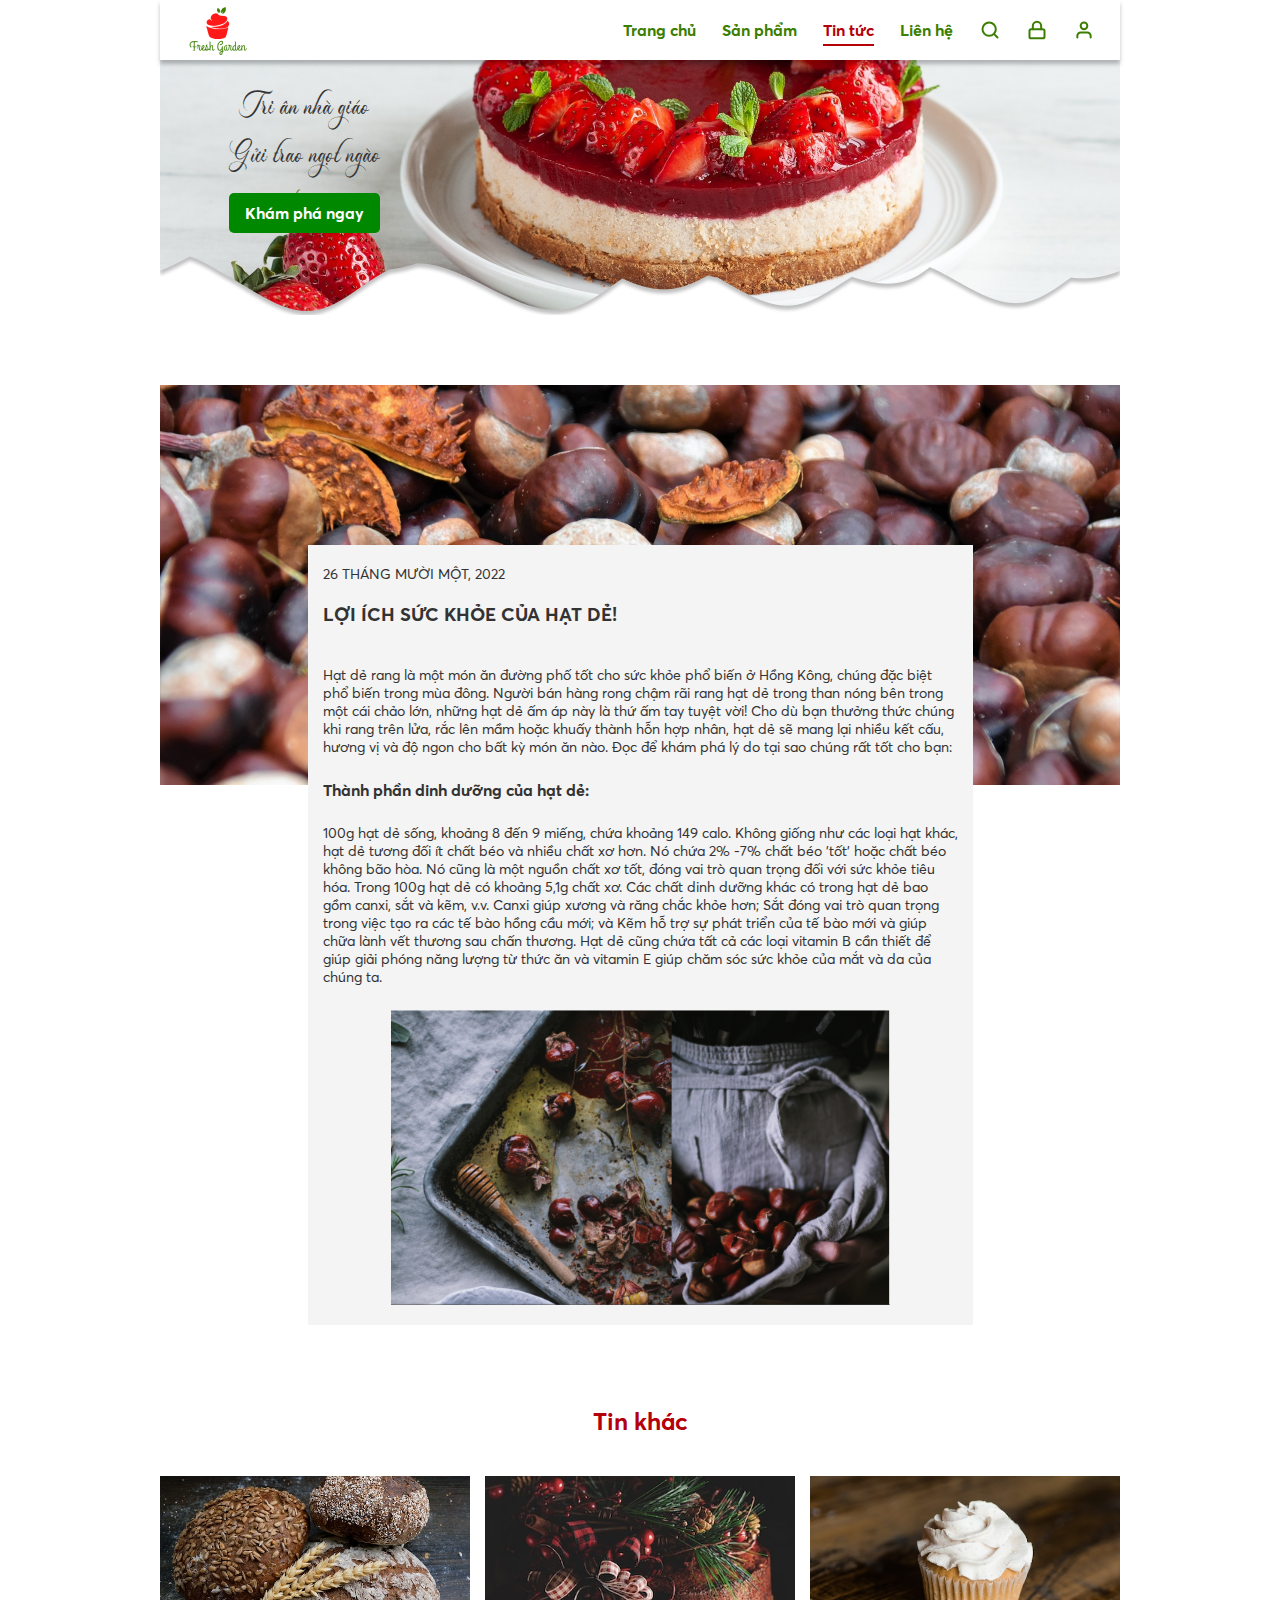
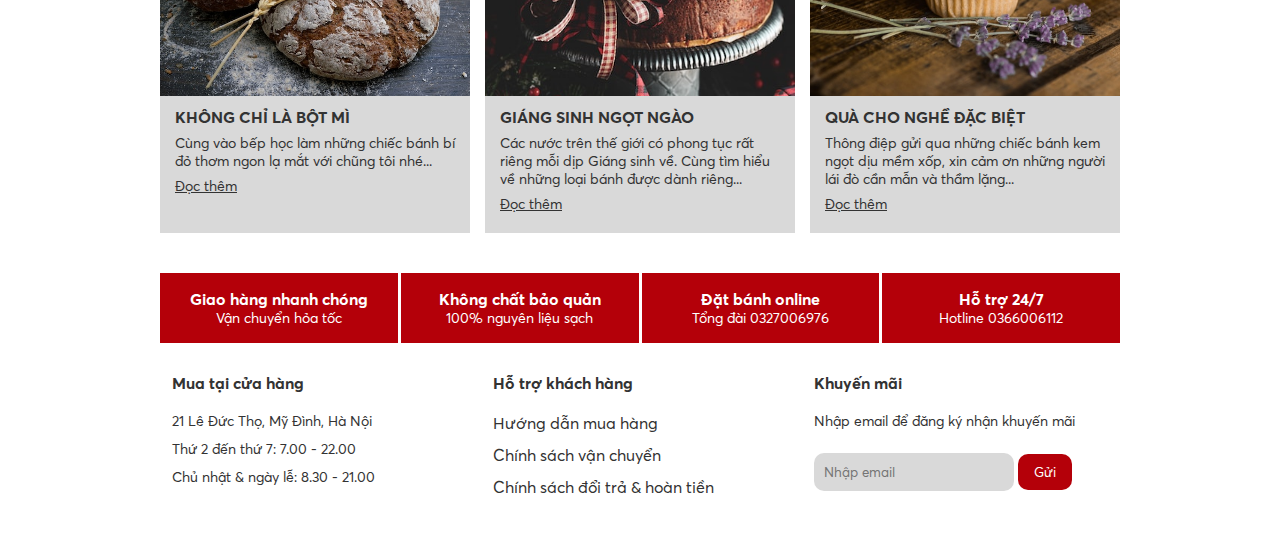
<file: news_detail.html>
<!DOCTYPE html>
<html lang="vi">
  <head>
    <meta charset="UTF-8" />
    <meta http-equiv="X-UA-Compatible" content="IE=edge" />
    <meta name="viewport" content="width=device-width, initial-scale=1.0" />
    <link rel="stylesheet" href="./css/global_style.css" />
    <link rel="stylesheet" href="./css/news_detail/news_detail.css" />
    <title>Chi tiết tin tức</title>
  </head>
  <body>
    <header>
      <a href="./index.html" class="logo"></a>
      <ul class="menu_list">
        <li class="menu_item">
          <a href="./index.html">Trang chủ</a>
        </li>
        <li class="menu_item">
          <a href="./products.html"> Sản phẩm </a>
        </li>
        <li class="menu_item active">
          <a href="./news.html"> Tin tức </a>
        </li>
        <li class="menu_item">
          <a href="./contacts.html"> Liên hệ </a>
        </li>
      </ul>
      <ul class="options">
        <li>
          <a href="./search.html">
            <img src="./assets/images/search.svg" alt="Search" title="Search" />
          </a>
        </li>
        <li>
          <a href="./cart.html">
            <img src="./assets/images/cart.svg" alt="Cart" title="Cart" />
          </a>
        </li>
        <li>
          <a href="./user.html">
            <img src="./assets/images/user.svg" alt="User" title="User" />
          </a>
        </li>
      </ul>
    </header>
    <div class="mobile_header">
      <div class="side_button" id="side_button">
        <img src="./assets/images/side_button.svg" alt="" />
      </div>
      <a href="./index.html" class="logo"></a>
      <ul class="options">
        <li>
          <a href="./search.html">
            <img src="./assets/images/search.svg" alt="Search" title="Search" />
          </a>
        </li>
        <li>
          <a href="./cart.html">
            <img src="./assets/images/cart.svg" alt="Cart" title="Cart" />
          </a>
        </li>
        <li>
          <a href="./user.html">
            <img src="./assets/images/user.svg" alt="User" title="User" />
          </a>
        </li>
      </ul>
    </div>
    <div class="expanded_header" id="expanded_header">
      <ul class="mobile_menu_list">
        <li class="mobile_menu_close" id="mobile_menu_close">
          <img src="./assets/images/close_button.svg" alt="" />
        </li>
        <li class="mobile_menu_item">
          <a href="./index.html">Trang chủ</a>
        </li>
        <li class="mobile_menu_item">
          <a href="./products.html"> Sản phẩm </a>
        </li>
        <li class="mobile_menu_item active">
          <a href="./news.html"> Tin tức </a>
        </li>
        <li class="mobile_menu_item">
          <a href="./contacts.html"> Liên hệ </a>
        </li>
      </ul>
    </div>
    <div class="container">
      <div class="banner">
        <h1>
          Tri ân nhà giáo <br />
          Gửi trao ngọt ngào
        </h1>
        <a href="./news_detail.html"
          ><button class="greenBtn">Khám phá ngay</button></a
        >
      </div>
      <div class="main_content">
        <div class="news_content">
          <img
            class="background"
            src="./assets/images/news/backgound.jpg"
            alt=""
            class="bg"
          />
          <div class="news_detail">
            <p class="time">26 THÁNG MƯỜI MỘT, 2022</p>
            <h3 class="title">LỢI ÍCH SỨC KHỎE CỦA HẠT DẺ!</h3>
            <p>
              Hạt dẻ rang là một món ăn đường phố tốt cho sức khỏe phổ biến ở
              Hồng Kông, chúng đặc biệt phổ biến trong mùa đông. Người bán hàng
              rong chậm rãi rang hạt dẻ trong than nóng bên trong một cái chảo
              lớn, những hạt dẻ ấm áp này là thứ ấm tay tuyệt vời! Cho dù bạn
              thưởng thức chúng khi rang trên lửa, rắc lên mầm hoặc khuấy thành
              hỗn hợp nhân, hạt dẻ sẽ mang lại nhiều kết cấu, hương vị và độ
              ngon cho bất kỳ món ăn nào. Đọc để khám phá lý do tại sao chúng
              rất tốt cho bạn:
            </p>
            <h4>Thành phần dinh dưỡng của hạt dẻ:</h4>
            <p>
              100g hạt dẻ sống, khoảng 8 đến 9 miếng, chứa khoảng 149 calo.
              Không giống như các loại hạt khác, hạt dẻ tương đối ít chất béo và
              nhiều chất xơ hơn. Nó chứa 2% -7% chất béo 'tốt' hoặc chất béo
              không bão hòa. Nó cũng là một nguồn chất xơ tốt, đóng vai trò quan
              trọng đối với sức khỏe tiêu hóa. Trong 100g hạt dẻ có khoảng 5,1g
              chất xơ. Các chất dinh dưỡng khác có trong hạt dẻ bao gồm canxi,
              sắt và kẽm, v.v. Canxi giúp xương và răng chắc khỏe hơn; Sắt đóng
              vai trò quan trọng trong việc tạo ra các tế bào hồng cầu mới; và
              Kẽm hỗ trợ sự phát triển của tế bào mới và giúp chữa lành vết
              thương sau chấn thương. Hạt dẻ cũng chứa tất cả các loại vitamin B
              cần thiết để giúp giải phóng năng lượng từ thức ăn và vitamin E
              giúp chăm sóc sức khỏe của mắt và da của chúng ta.
            </p>
            <img
              src="./assets/images/news/news_detail.png"
              alt=""
              class="news_detail_img"
            />
          </div>
          <div class="other_news">
            <h2 class="title">Tin khác</h2>
            <div class="news_list">
              <div class="news_list_item">
                <a href="./news_detail.html">
                  <img src="./assets/images/news/item4.jpg" alt="" />
                  <p class="name">Không chỉ là bột mì</p>
                  <p class="content">
                    Cùng vào bếp học làm những chiếc bánh bí đỏ thơm ngon lạ mắt
                    với chũng tôi nhé...
                  </p>
                  <p class="more">Đọc thêm</p>
                </a>
              </div>
              <div class="news_list_item">
                <a href="./news_detail.html">
                  <img src="./assets/images/news/item5.jpg" alt="" />
                  <p class="name">Giáng sinh ngọt ngào</p>
                  <p class="content">
                    Các nước trên thế giới có phong tục rất riêng mỗi dịp Giáng
                    sinh về. Cùng tìm hiểu về những loại bánh được dành riêng...
                  </p>
                  <p class="more">Đọc thêm</p>
                </a>
              </div>
              <div class="news_list_item">
                <a href="./news_detail.html">
                  <img src="./assets/images/news/item6.jpg" alt="" />
                  <p class="name">Quà cho nghề đặc biệt</p>
                  <p class="content">
                    Thông điệp gửi qua những chiếc bánh kem ngọt dịu mềm xốp,
                    xin cảm ơn những người lái đò cần mẫn và thầm lặng...
                  </p>
                  <p class="more">Đọc thêm</p>
                </a>
              </div>
            </div>
          </div>
        </div>
      </div>
    </div>
    <footer>
      <ul class="footer">
        <li class="footer_item">
          <h4 class="title">Giao hàng nhanh chóng</h4>
          <p class="sub_title">Vận chuyển hỏa tốc</p>
        </li>
        <li class="footer_item">
          <h4 class="title">Không chất bảo quản</h4>
          <p class="sub_title">100% nguyên liệu sạch</p>
        </li>
        <li class="footer_item">
          <h4 class="title">Đặt bánh online</h4>
          <p class="sub_title">Tổng đài 0327006976</p>
        </li>
        <li class="footer_item">
          <h4 class="title">Hỗ trợ 24/7</h4>
          <p class="sub_title">Hotline 0366006112</p>
        </li>
      </ul>
      <ul class="footer below">
        <li class="footer_item below">
          <h4 class="title below">Mua tại cửa hàng</h4>
          <p class="sub_title below">21 Lê Đức Thọ, Mỹ Đình, Hà Nội</p>
          <p class="sub_title below">Thứ 2 đến thứ 7: 7.00 - 22.00</p>
          <p class="sub_title below">Chủ nhật & ngày lễ: 8.30 - 21.00</p>
        </li>
        <li class="footer_item below">
          <h4 class="title below">Hỗ trợ khách hàng</h4>
          <a href="./buying_guide.html" class="sub_title below"
            >Hướng dẫn mua hàng</a
          >
          <br />
          <a href="./delivery_policy.html" class="sub_title below"
            >Chính sách vận chuyển</a
          >
          <br />
          <a href="./refund_policy.html" class="sub_title below"
            >Chính sách đổi trả & hoàn tiền</a
          >
        </li>
        <li class="footer_item below">
          <h4 class="title below">Khuyến mãi</h4>
          <p class="sub_title below">Nhập email để đăng ký nhận khuyến mãi</p>
          <div class="mail_box">
            <input
              type="email"
              name="offer_email"
              id="offer_email"
              placeholder="Nhập email"
            />
            <button>Gửi</button>
          </div>
        </li>
      </ul>
    </footer>
  </body>
  <script src="./js/index_script.js"></script>
</html>
</file>
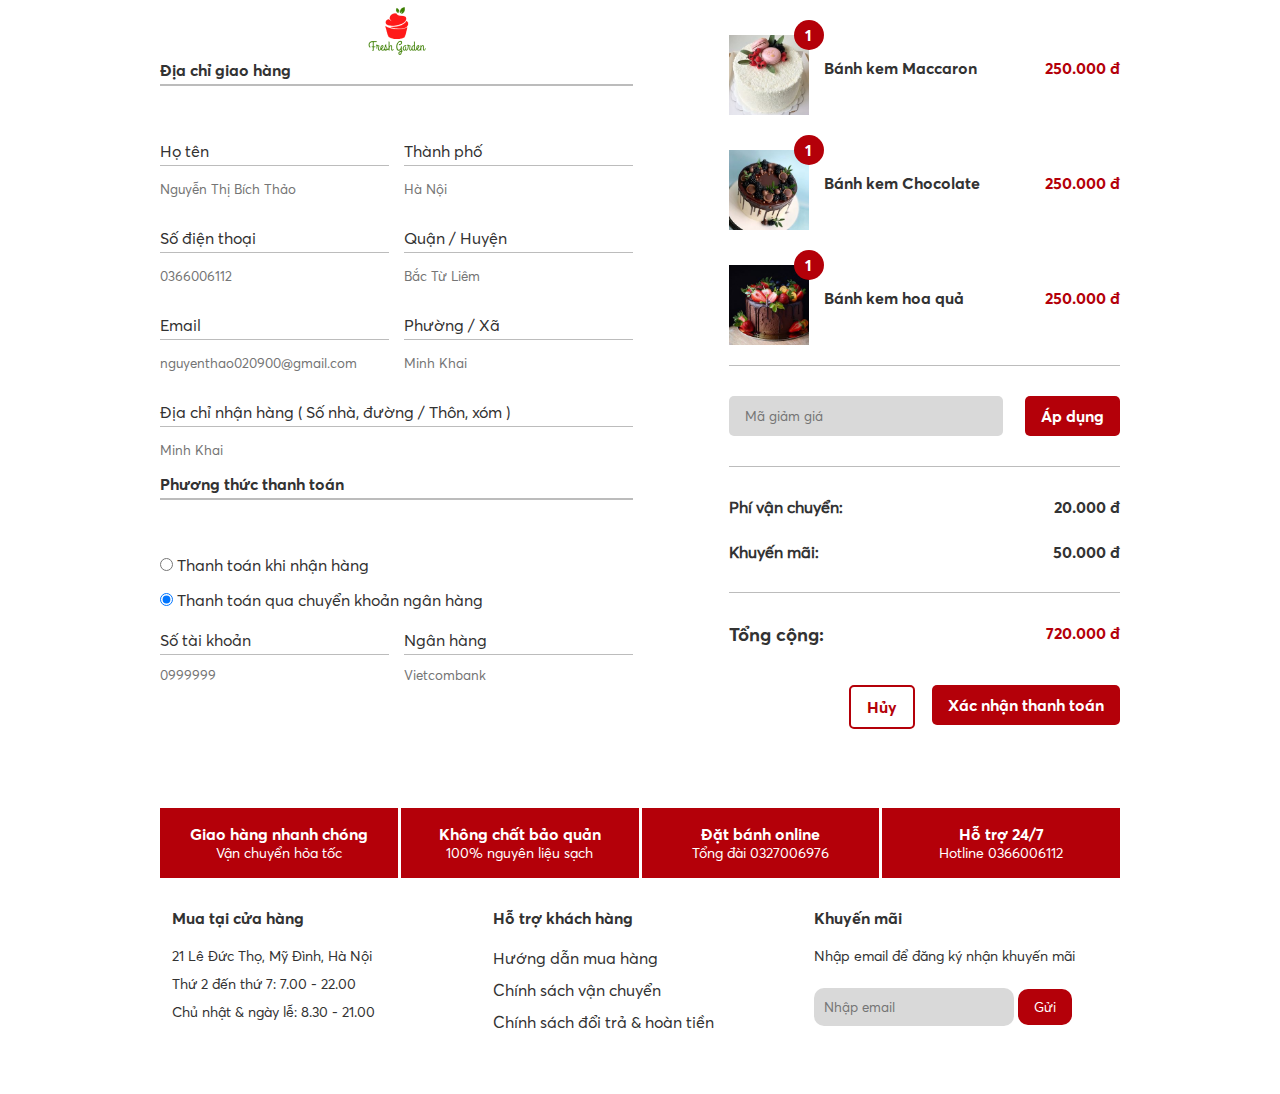
<file: order_information.html>
<!DOCTYPE html>
<html lang="vi">
  <head>
    <meta charset="UTF-8" />
    <meta http-equiv="X-UA-Compatible" content="IE=edge" />
    <meta name="viewport" content="width=device-width, initial-scale=1.0" />
    <link rel="stylesheet" href="./css/global_style.css" />
    <link rel="stylesheet" href="./css/order_info/order_info.css" />
    <title>Thông tin đơn hàng</title>
  </head>
  <body>
    <!-- <header>
      <a href="./index.html" class="logo"></a>
      <ul class="menu_list">
        <li class="menu_item">
          <a href="./index.html">Trang chủ</a>
        </li>
        <li class="menu_item">
          <a href="./products.html"> Sản phẩm </a>
        </li>
        <li class="menu_item">
          <a href="./news.html"> Tin tức </a>
        </li>
        <li class="menu_item">
          <a href="./contacts.html"> Liên hệ </a>
        </li>
      </ul>
      <ul class="options">
        <li>
          <a href="./search.html">
            <img src="./assets/images/search.svg" alt="Search" title="Search" />
          </a>
        </li>
        <li>
          <a href="./cart.html">
            <img src="./assets/images/cart.svg" alt="Cart" title="Cart" />
          </a>
        </li>
        <li>
          <a href="./user.html">
            <img src="./assets/images/user.svg" alt="User" title="User" />
          </a>
        </li>
      </ul>
    </header> -->
    <div class="mobile_header">
      <div class="side_button" id="side_button">
        <img src="./assets/images/side_button.svg" alt="" />
      </div>
      <a href="./index.html" class="logo"></a>
      <ul class="options">
        <li>
          <a href="./search.html">
            <img src="./assets/images/search.svg" alt="Search" title="Search" />
          </a>
        </li>
        <li>
          <a href="./cart.html">
            <img src="./assets/images/cart.svg" alt="Cart" title="Cart" />
          </a>
        </li>
        <li>
          <a href="./user.html">
            <img src="./assets/images/user.svg" alt="User" title="User" />
          </a>
        </li>
      </ul>
    </div>
    <div class="expanded_header" id="expanded_header">
      <ul class="mobile_menu_list">
        <li class="mobile_menu_close" id="mobile_menu_close">
          <img src="./assets/images/close_button.svg" alt="" />
        </li>
        <li class="mobile_menu_item">
          <a href="./index.html">Trang chủ</a>
        </li>
        <li class="mobile_menu_item">
          <a href="./products.html"> Sản phẩm </a>
        </li>
        <li class="mobile_menu_item">
          <a href="./news.html"> Tin tức </a>
        </li>
        <li class="mobile_menu_item">
          <a href="./contacts.html"> Liên hệ </a>
        </li>
      </ul>
    </div>
    <div class="container">
      <div class="banner">
        <h1>
          Tri ân nhà giáo <br />
          Gửi trao ngọt ngào
        </h1>
        <a href="./news_detail.html"
          ><button class="greenBtn">Khám phá ngay</button></a
        >
      </div>
      <div class="main_content">
        <div class="customer_info">
          <a href="./index.html"
            ><img src="./assets/images/logo.png" alt="" class="logo"
          /></a>
          <h1>Thông tin đơn hàng</h1>
          <div class="delivery_address">
            <h4 class="title">Địa chỉ giao hàng</h4>
            <div class="input_field name">
              <p>Họ tên</p>
              <input
                type="text"
                name="name"
                id="name"
                placeholder="Nguyễn Thị Bích Thảo"
              />
            </div>
            <div class="input_field city">
              <p>Thành phố</p>
              <input type="text" name="city" id="city" placeholder="Hà Nội" />
            </div>
            <div class="input_field phone">
              <p>Số điện thoại</p>
              <input
                type="tel"
                name="phone"
                id="phone"
                placeholder="0366006112"
              />
            </div>
            <div class="input_field province">
              <p>Quận / Huyện</p>
              <input
                type="text"
                name="province"
                id="province"
                placeholder="Bắc Từ Liêm"
              />
            </div>
            <div class="input_field email">
              <p>Email</p>
              <input
                type="email"
                name="email"
                id="email"
                placeholder="nguyenthao020900@gmail.com"
              />
            </div>
            <div class="input_field commune">
              <p>Phường / Xã</p>
              <input
                type="text"
                name="commune"
                id="commune"
                placeholder="Minh Khai"
              />
            </div>
            <div class="input_field deltail_address">
              <p>Địa chỉ nhận hàng ( Số nhà, đường / Thôn, xóm )</p>
              <input
                type="text"
                name="deltail_address"
                id="deltail_address"
                placeholder="Minh Khai"
              />
            </div>
          </div>
          <div class="payment_method">
            <h4 class="title">Phương thức thanh toán</h4>
            <div class="input_field cod">
              <input type="radio" name="payment" id="cod" />
              <label for="cod">Thanh toán khi nhận hàng</label>
            </div>
            <div class="input_field bank">
              <input type="radio" name="payment" id="bank" checked />
              <label for="bank">Thanh toán qua chuyển khoản ngân hàng</label>
            </div>
            <div class="input_field stk">
              <p>Số tài khoản</p>
              <input type="text" name="stk" id="stk" placeholder="0999999" />
            </div>
            <div class="input_field bank_name">
              <p>Ngân hàng</p>
              <input
                type="text"
                name="bank_name"
                id="bank_name"
                placeholder="Vietcombank"
              />
            </div>
          </div>
        </div>
        <div class="order_info">
          <div class="order_list">
            <div class="order_cake_item">
              <div class="img_set">
                <img
                  class="product_img"
                  src="./assets/images/cart/item1.png"
                  alt=""
                />
                <div class="amount">1</div>
              </div>
              <div class="item_info">
                <p class="name">Bánh kem Maccaron</p>
                <p class="price">250.000 đ</p>
              </div>
            </div>
            <div class="order_cake_item">
              <div class="img_set">
                <img
                  class="product_img"
                  src="./assets/images/cart/item2.png"
                  alt=""
                />
                <div class="amount">1</div>
              </div>
              <div class="item_info">
                <p class="name">Bánh kem Chocolate</p>
                <p class="price">250.000 đ</p>
              </div>
            </div>
            <div class="order_cake_item">
              <div class="img_set">
                <img
                  class="product_img"
                  src="./assets/images/cart/item3.png"
                  alt=""
                />
                <div class="amount">1</div>
              </div>
              <div class="item_info">
                <p class="name">Bánh kem hoa quả</p>
                <p class="price">250.000 đ</p>
              </div>
            </div>
          </div>
          <div class="disount_set">
            <input
              type="text"
              name="discount_code"
              id="discount_code"
              placeholder="Mã giảm giá"
            />
            <button class="greenBtn">Áp dụng</button>
          </div>
          <div class="fee">
            <div class="fee_item">
              <h4>Phí vận chuyển:</h4>
              <p>20.000 đ</p>
            </div>
            <div class="fee_item">
              <h4>Khuyến mãi:</h4>
              <p>50.000 đ</p>
            </div>
          </div>
          <div class="total_price">
            <h3 class="label">Tổng cộng:</h3>
            <p>720.000 đ</p>
          </div>
          <div class="functions">
            <a href="./index.html"
              ><button class="greenBtn cancel">Hủy</button></a
            >
            <a href="./successfully.html"
              ><button class="greenBtn confirm">Xác nhận thanh toán</button></a
            >
          </div>
        </div>
      </div>
    </div>
    <footer>
      <ul class="footer">
        <li class="footer_item">
          <h4 class="title">Giao hàng nhanh chóng</h4>
          <p class="sub_title">Vận chuyển hỏa tốc</p>
        </li>
        <li class="footer_item">
          <h4 class="title">Không chất bảo quản</h4>
          <p class="sub_title">100% nguyên liệu sạch</p>
        </li>
        <li class="footer_item">
          <h4 class="title">Đặt bánh online</h4>
          <p class="sub_title">Tổng đài 0327006976</p>
        </li>
        <li class="footer_item">
          <h4 class="title">Hỗ trợ 24/7</h4>
          <p class="sub_title">Hotline 0366006112</p>
        </li>
      </ul>
      <ul class="footer below">
        <li class="footer_item below">
          <h4 class="title below">Mua tại cửa hàng</h4>
          <p class="sub_title below">21 Lê Đức Thọ, Mỹ Đình, Hà Nội</p>
          <p class="sub_title below">Thứ 2 đến thứ 7: 7.00 - 22.00</p>
          <p class="sub_title below">Chủ nhật & ngày lễ: 8.30 - 21.00</p>
        </li>
        <li class="footer_item below">
          <h4 class="title below">Hỗ trợ khách hàng</h4>
          <a href="./buying_guide.html" class="sub_title below"
            >Hướng dẫn mua hàng</a
          >
          <br />
          <a href="./delivery_policy.html" class="sub_title below"
            >Chính sách vận chuyển</a
          >
          <br />
          <a href="./refund_policy.html" class="sub_title below"
            >Chính sách đổi trả & hoàn tiền</a
          >
        </li>
        <li class="footer_item below">
          <h4 class="title below">Khuyến mãi</h4>
          <p class="sub_title below">Nhập email để đăng ký nhận khuyến mãi</p>
          <div class="mail_box">
            <input
              type="email"
              name="offer_email"
              id="offer_email"
              placeholder="Nhập email"
            />
            <button>Gửi</button>
          </div>
        </li>
      </ul>
    </footer>
  </body>
  <script src="./js/index_script.js"></script>
</html>
</file>
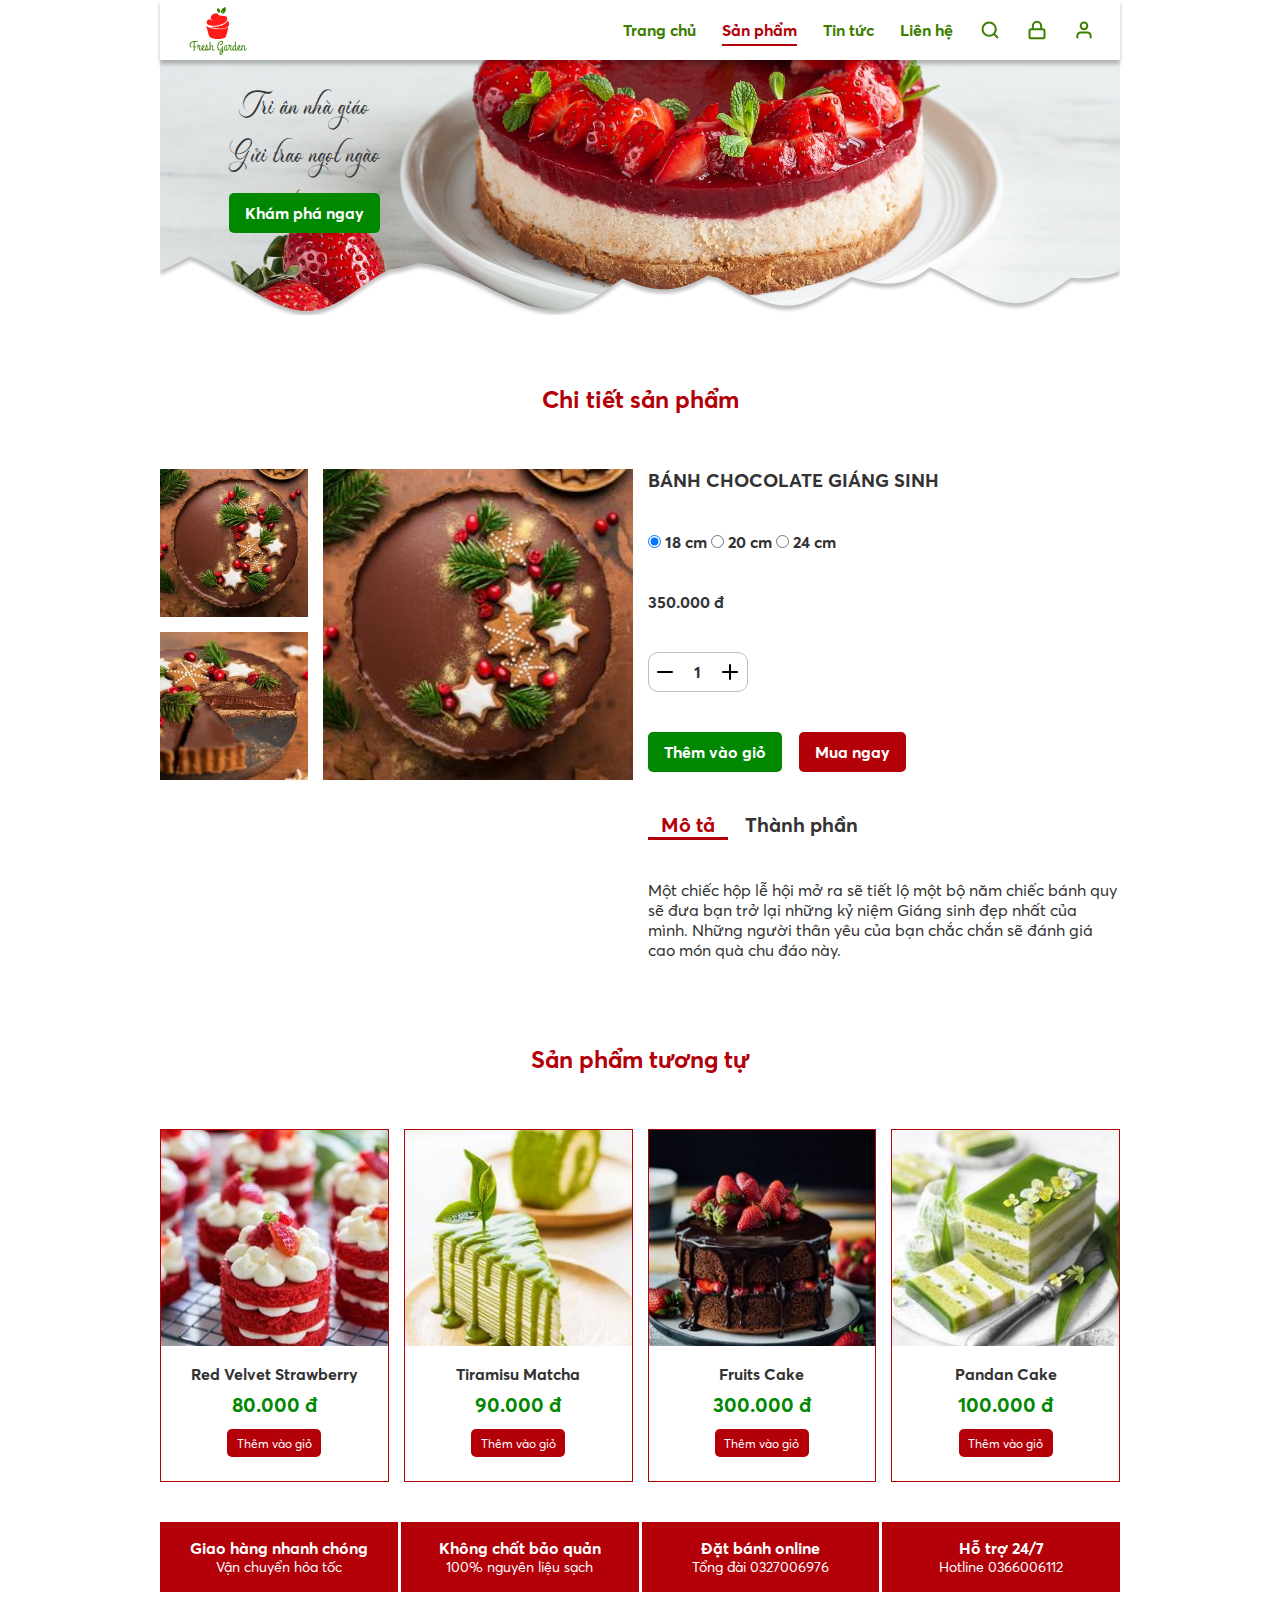
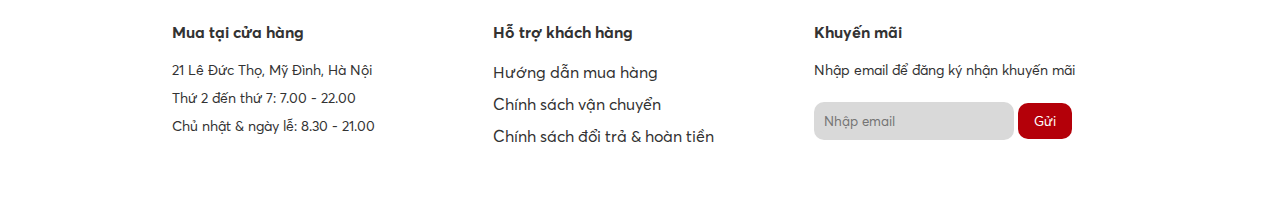
<file: product_detail.html>
<!DOCTYPE html>
<html lang="vi">
  <head>
    <meta charset="UTF-8" />
    <meta http-equiv="X-UA-Compatible" content="IE=edge" />
    <meta name="viewport" content="width=device-width, initial-scale=1.0" />
    <link rel="stylesheet" href="./css/global_style.css" />
    <link rel="stylesheet" href="./css/product_detail/product_detail.css" />
    <title>Chi tiết sản phẩm</title>
  </head>
  <body>
    <header>
      <a href="./index.html" class="logo"></a>
      <ul class="menu_list">
        <li class="menu_item">
          <a href="./index.html">Trang chủ</a>
        </li>
        <li class="menu_item active">
          <a href="./products.html"> Sản phẩm </a>
        </li>
        <li class="menu_item">
          <a href="./news.html"> Tin tức </a>
        </li>
        <li class="menu_item">
          <a href="./contacts.html"> Liên hệ </a>
        </li>
      </ul>
      <ul class="options">
        <li>
          <a href="./search.html">
            <img src="./assets/images/search.svg" alt="Search" title="Search" />
          </a>
        </li>
        <li>
          <a href="./cart.html">
            <img src="./assets/images/cart.svg" alt="Cart" title="Cart" />
          </a>
        </li>
        <li>
          <a href="./user.html">
            <img src="./assets/images/user.svg" alt="User" title="User" />
          </a>
        </li>
      </ul>
    </header>
    <div class="mobile_header">
      <div class="side_button" id="side_button">
        <img src="./assets/images/side_button.svg" alt="" />
      </div>
      <a href="./index.html" class="logo"></a>
      <ul class="options">
        <li>
          <a href="./search.html">
            <img src="./assets/images/search.svg" alt="Search" title="Search" />
          </a>
        </li>
        <li>
          <a href="./cart.html">
            <img src="./assets/images/cart.svg" alt="Cart" title="Cart" />
          </a>
        </li>
        <li>
          <a href="./user.html">
            <img src="./assets/images/user.svg" alt="User" title="User" />
          </a>
        </li>
      </ul>
    </div>
    <div class="expanded_header" id="expanded_header">
      <ul class="mobile_menu_list">
        <li class="mobile_menu_close" id="mobile_menu_close">
          <img src="./assets/images/close_button.svg" alt="" />
        </li>
        <li class="mobile_menu_item">
          <a href="./index.html">Trang chủ</a>
        </li>
        <li class="mobile_menu_item active">
          <a href="./products.html"> Sản phẩm </a>
        </li>
        <li class="mobile_menu_item">
          <a href="./news.html"> Tin tức </a>
        </li>
        <li class="mobile_menu_item">
          <a href="./contacts.html"> Liên hệ </a>
        </li>
      </ul>
    </div>
    <div class="container">
      <div class="banner">
        <h1>
          Tri ân nhà giáo <br />
          Gửi trao ngọt ngào
        </h1>
        <a href="./news_detail.html"
          ><button class="greenBtn">Khám phá ngay</button></a
        >
      </div>
      <div class="main_content">
        <h2 class="title">Chi tiết sản phẩm</h2>
        <div class="product_detail">
          <div class="img_set">
            <img
              class="img1"
              src="./assets/images/product_detail/item1.png"
              alt=""
            />
            <img
              class="img2"
              src="./assets/images/product_detail/item1.png"
              alt=""
            />
            <img
              class="img3"
              src="./assets/images/product_detail/item2.png"
              alt=""
            />
          </div>
          <div class="infor">
            <h3 class="title">Bánh Chocolate Giáng Sinh</h3>
            <div class="radio_size">
              <input type="radio" name="size" id="size18" checked />
              <label for="size18">18 cm</label>
              <input type="radio" name="size" id="size20" />
              <label for="size20">20 cm</label>
              <input type="radio" name="size" id="size24" />
              <label for="size24">24 cm</label>
            </div>
            <div class="price">350.000 đ</div>
            <div class="amount_picker">
              <div class="amount_picker_set">
                <button class="minus">
                  <img src="./assets/images/cart/minus.svg" alt="" />
                </button>
                <div class="amount_display">1</div>
                <button class="plus">
                  <img src="./assets/images/cart/plus.svg" alt="" />
                </button>
              </div>
            </div>
            <div class="options">
              <a href="./cart.html"
                ><button class="greenBtn">Thêm vào giỏ</button></a
              >
              <a href="./order_information.html"
                ><button class="greenBtn buy">Mua ngay</button></a
              >
            </div>
            <div class="tabs">
              <div class="tab-item active">Mô tả</div>
              <div class="tab-item">Thành phần</div>
            </div>
            <!-- Tab content -->
            <div class="tab-content">
              <div class="tab-pane active">
                Một chiếc hộp lễ hội mở ra sẽ tiết lộ một bộ năm chiếc bánh quy
                sẽ đưa bạn trở lại những kỷ niệm Giáng sinh đẹp nhất của mình.
                Những người thân yêu của bạn chắc chắn sẽ đánh giá cao món quà
                chu đáo này.
              </div>
              <div class="tab-pane">
                Bột mì, kẹo mềm, Bơ thuần chay, Bột hạnh nhân, Đường bột, Kem
                gạo, Bột tylose, Chất tạo màu (E129, E127, E110, E132, E171,
                E172), Rượu Vodka
              </div>
            </div>
          </div>
        </div>
        <h2 class="title">Sản phẩm tương tự</h2>
        <div class="desktop_cake_grid mobile_cake_grid cake_list">
          <div class="cake_item">
            <a href="./product_detail.html">
              <img src="./assets/images/index/redvelvet.png" alt="" />
              <p class="name">Red Velvet Strawberry</p>
              <p class="price">80.000 đ</p>
              <button class="add redBtn">Thêm vào giỏ</button>
            </a>
          </div>
          <div class="cake_item">
            <a href="./product_detail.html">
              <img src="./assets/images/index/tiramisu.png" alt="" />
              <p class="name">Tiramisu Matcha</p>
              <p class="price">90.000 đ</p>
              <button class="add redBtn">Thêm vào giỏ</button>
            </a>
          </div>
          <div class="cake_item">
            <a href="./product_detail.html">
              <img src="./assets/images/index/fruitcake.png" alt="" />
              <p class="name">Fruits Cake</p>
              <p class="price">300.000 đ</p>
              <button class="add redBtn">Thêm vào giỏ</button>
            </a>
          </div>
          <div class="cake_item">
            <a href="./product_detail.html">
              <img src="./assets/images/index/pandancake.png" alt="" />
              <p class="name">Pandan Cake</p>
              <p class="price">100.000 đ</p>
              <button class="add redBtn">Thêm vào giỏ</button>
            </a>
          </div>
        </div>
      </div>
    </div>
    <footer>
      <ul class="footer">
        <li class="footer_item">
          <h4 class="title">Giao hàng nhanh chóng</h4>
          <p class="sub_title">Vận chuyển hỏa tốc</p>
        </li>
        <li class="footer_item">
          <h4 class="title">Không chất bảo quản</h4>
          <p class="sub_title">100% nguyên liệu sạch</p>
        </li>
        <li class="footer_item">
          <h4 class="title">Đặt bánh online</h4>
          <p class="sub_title">Tổng đài 0327006976</p>
        </li>
        <li class="footer_item">
          <h4 class="title">Hỗ trợ 24/7</h4>
          <p class="sub_title">Hotline 0366006112</p>
        </li>
      </ul>
      <ul class="footer below">
        <li class="footer_item below">
          <h4 class="title below">Mua tại cửa hàng</h4>
          <p class="sub_title below">21 Lê Đức Thọ, Mỹ Đình, Hà Nội</p>
          <p class="sub_title below">Thứ 2 đến thứ 7: 7.00 - 22.00</p>
          <p class="sub_title below">Chủ nhật & ngày lễ: 8.30 - 21.00</p>
        </li>
        <li class="footer_item below">
          <h4 class="title below">Hỗ trợ khách hàng</h4>
          <a href="./buying_guide.html" class="sub_title below"
            >Hướng dẫn mua hàng</a
          >
          <br />
          <a href="./delivery_policy.html" class="sub_title below"
            >Chính sách vận chuyển</a
          >
          <br />
          <a href="./refund_policy.html" class="sub_title below"
            >Chính sách đổi trả & hoàn tiền</a
          >
        </li>
        <li class="footer_item below">
          <h4 class="title below">Khuyến mãi</h4>
          <p class="sub_title below">Nhập email để đăng ký nhận khuyến mãi</p>
          <div class="mail_box">
            <input
              type="email"
              name="offer_email"
              id="offer_email"
              placeholder="Nhập email"
            />
            <button>Gửi</button>
          </div>
        </li>
      </ul>
    </footer>
  </body>
  <script src="./js/index_script.js"></script>
  <script src="./js/account_script.js"></script>
</html>
</file>
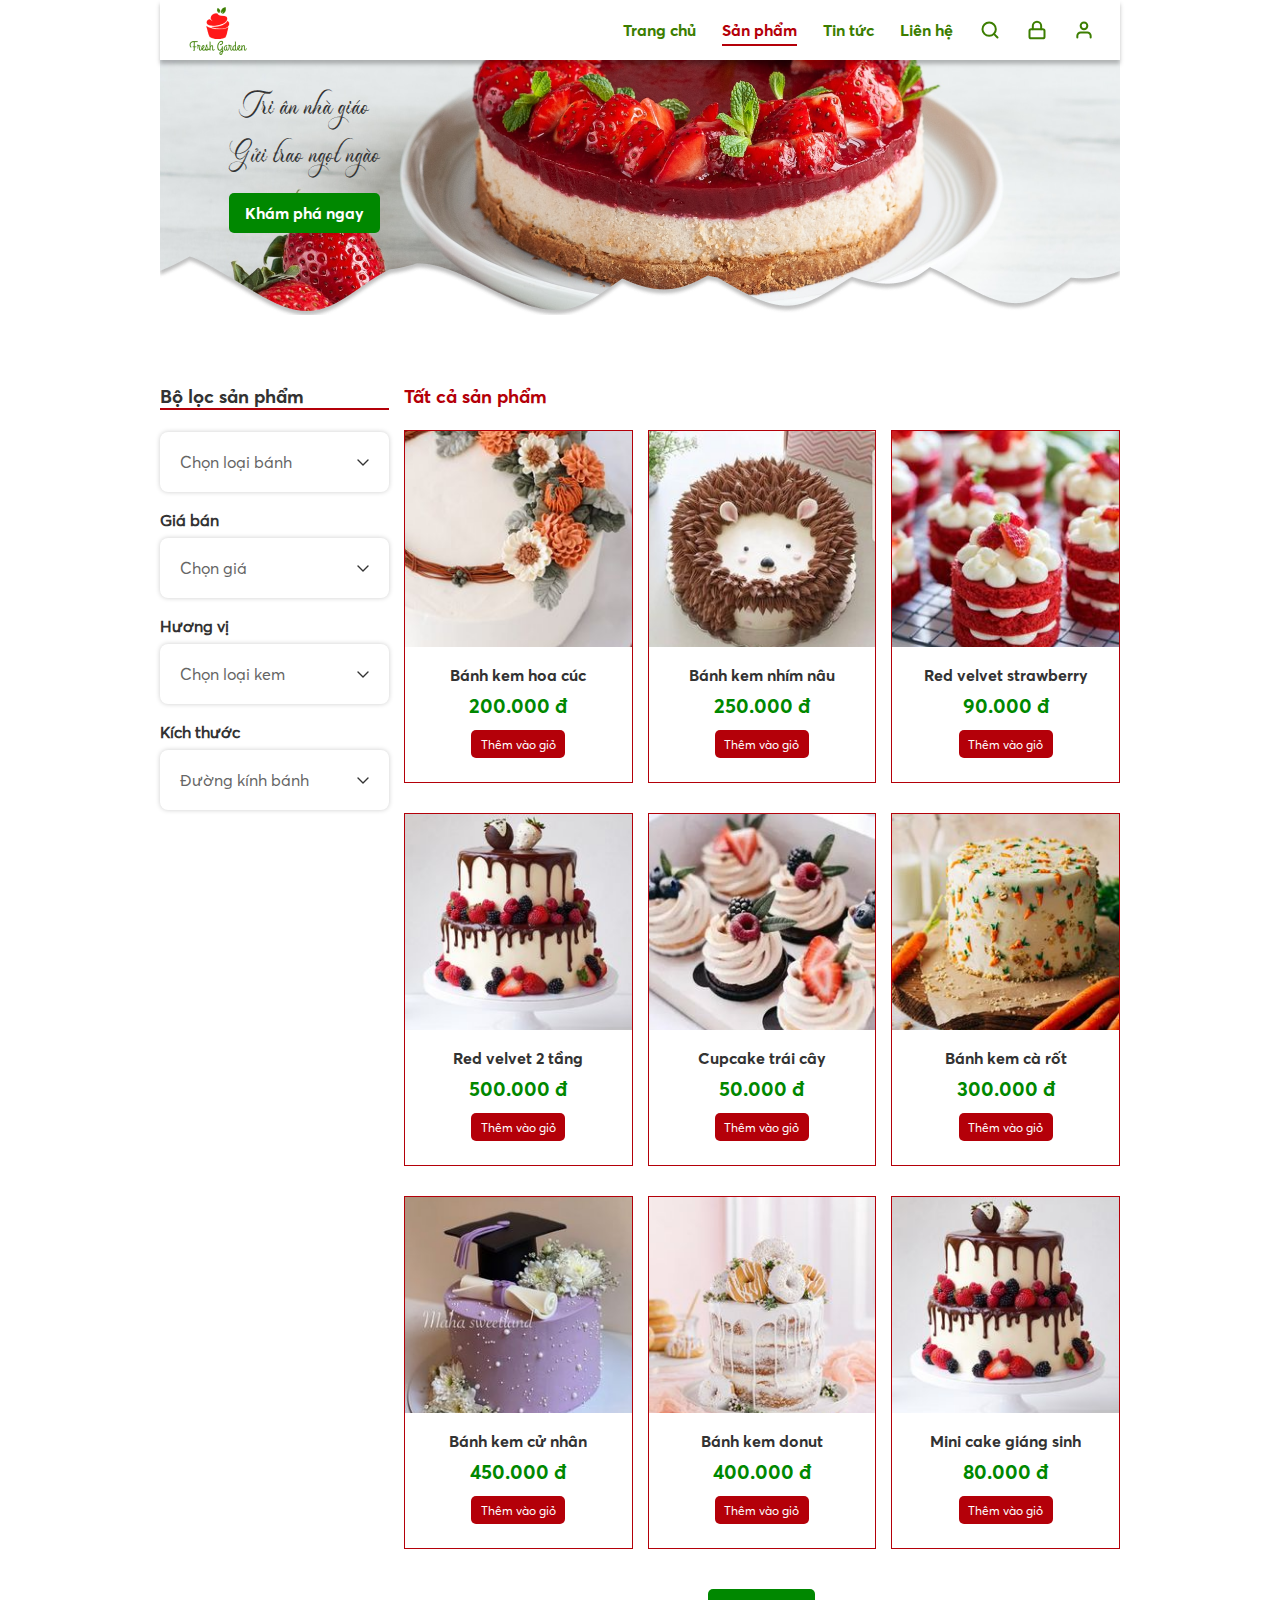
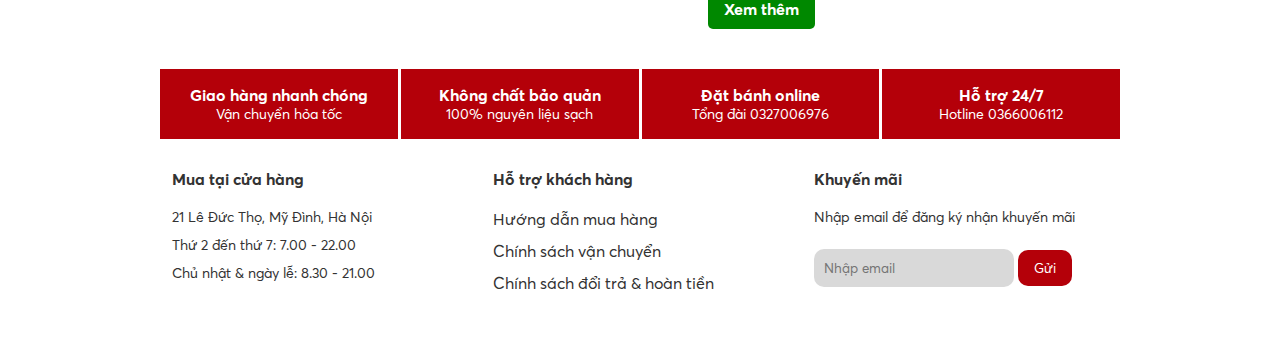
<file: products.html>
<!DOCTYPE html>
<html lang="vi">
  <head>
    <meta charset="UTF-8" />
    <meta http-equiv="X-UA-Compatible" content="IE=edge" />
    <meta name="viewport" content="width=device-width, initial-scale=1.0" />
    <link rel="stylesheet" href="./css/global_style.css" />
    <link rel="stylesheet" href="./css/products/products_style.css" />
    <title>Sản phẩm</title>
  </head>
  <body>
    <header>
      <a href="./index.html" class="logo"></a>
      <ul class="menu_list">
        <li class="menu_item">
          <a href="./index.html">Trang chủ</a>
        </li>
        <li class="menu_item active">
          <a href="./products.html"> Sản phẩm </a>
        </li>
        <li class="menu_item">
          <a href="./news.html"> Tin tức </a>
        </li>
        <li class="menu_item">
          <a href="./contacts.html"> Liên hệ </a>
        </li>
      </ul>
      <ul class="options">
        <li>
          <a href="./search.html">
            <img src="./assets/images/search.svg" alt="Search" title="Search" />
          </a>
        </li>
        <li>
          <a href="./cart.html">
            <img src="./assets/images/cart.svg" alt="Cart" title="Cart" />
          </a>
        </li>
        <li>
          <a href="./user.html">
            <img src="./assets/images/user.svg" alt="User" title="User" />
          </a>
        </li>
      </ul>
    </header>
    <div class="mobile_header">
      <div class="side_button" id="side_button">
        <img src="./assets/images/side_button.svg" alt="" />
      </div>
      <a href="./index.html" class="logo"></a>
      <ul class="options">
        <li>
          <a href="./search.html">
            <img src="./assets/images/search.svg" alt="Search" title="Search" />
          </a>
        </li>
        <li>
          <a href="./cart.html">
            <img src="./assets/images/cart.svg" alt="Cart" title="Cart" />
          </a>
        </li>
        <li>
          <a href="./user.html">
            <img src="./assets/images/user.svg" alt="User" title="User" />
          </a>
        </li>
      </ul>
    </div>
    <div class="expanded_header" id="expanded_header">
      <ul class="mobile_menu_list">
        <li class="mobile_menu_close" id="mobile_menu_close">
          <img src="./assets/images/close_button.svg" alt="" />
        </li>
        <li class="mobile_menu_item">
          <a href="./index.html">Trang chủ</a>
        </li>
        <li class="mobile_menu_item active">
          <a href="./products.html"> Sản phẩm </a>
        </li>
        <li class="mobile_menu_item">
          <a href="./news.html"> Tin tức </a>
        </li>
        <li class="mobile_menu_item">
          <a href="./contacts.html"> Liên hệ </a>
        </li>
      </ul>
    </div>
    <div class="container">
      <div class="banner">
        <h1>
          Tri ân nhà giáo <br />
          Gửi trao ngọt ngào
        </h1>
        <a href="./news_detail.html"
          ><button class="greenBtn">Khám phá ngay</button></a
        >
      </div>
      <div class="main_content">
        <section class="options" id="options">
          <div class="left_top_title">
            <h3 class="title">Bộ lọc sản phẩm</h3>
            <img
              id="filter_close_btn"
              src="./assets/images/close_button.svg"
              alt=""
            />
          </div>
          <section class="category_select_menu">
            <div class="category_select_btn">
              <span class="category_btn_text">Chọn loại bánh</span>
              <img src="./assets/images/products/chevron_icon.svg" alt="" />
            </div>
            <ul class="category_options">
              <li class="category_option">Bánh kem</li>
              <li class="category_option">Cupcake</li>
              <li class="category_option">Bánh ngọt</li>
              <li class="category_option">Bánh mì</li>
            </ul>
          </section>
          <h4 id="title">Giá bán</h4>
          <section class="price_select_menu">
            <div class="price_select_btn">
              <span class="price_btn_text">Chọn giá</span>
              <img src="./assets/images/products/chevron_icon.svg" alt="" />
            </div>
            <ul class="price_options">
              <li class="price_option">Dưới 100.000đ</li>
              <li class="price_option">Từ 100.000đ - 200.000đ</li>
              <li class="price_option">Từ 200.000đ - 300.000đ</li>
              <li class="price_option">Trên 300.000đ</li>
            </ul>
          </section>
          <h4 id="title">Hương vị</h4>
          <section class="flavor_select_menu">
            <div class="flavor_select_btn">
              <span class="flavor_btn_text">Chọn loại kem</span>
              <img src="./assets/images/products/chevron_icon.svg" alt="" />
            </div>
            <ul class="flavor_options">
              <li class="flavor_option">Vanilla</li>
              <li class="flavor_option">Matcha</li>
              <li class="flavor_option">Socola</li>
              <li class="flavor_option">Vị khác</li>
            </ul>
          </section>
          <h4 id="title">Kích thước</h4>
          <section class="size_select_menu">
            <div class="size_select_btn">
              <span class="size_btn_text">Đường kính bánh</span>
              <img src="./assets/images/products/chevron_icon.svg" alt="" />
            </div>
            <ul class="size_options">
              <li class="size_option">18 cm</li>
              <li class="size_option">20 cm</li>
              <li class="size_option">24 cm</li>
              <li class="size_option">Khác</li>
            </ul>
          </section>
        </section>
        <section id="products">
          <div class="right_top_title">
            <h3 id="title">Tất cả sản phẩm</h3>
            <button class="greenBtn" id="filter_open_btn">Bộ lọc >></button>
          </div>
          <section class="cakes desktop_cake_grid mobile_cake_grid">
            <div class="cake_item">
              <a href="./product_detail.html">
                <img src="./assets/images/products/item1.png" alt="" />
                <p class="name">Bánh kem hoa cúc</p>
                <p class="price">200.000 đ</p>
                <button class="add redBtn">Thêm vào giỏ</button>
              </a>
            </div>
            <div class="cake_item">
              <a href="./product_detail.html">
                <img src="./assets/images/products/item2.png" alt="" />
                <p class="name">Bánh kem nhím nâu</p>
                <p class="price">250.000 đ</p>
                <button class="add redBtn">Thêm vào giỏ</button>
              </a>
            </div>
            <div class="cake_item">
              <a href="./product_detail.html">
                <img src="./assets/images/products/item3.png" alt="" />
                <p class="name">Red velvet strawberry</p>
                <p class="price">90.000 đ</p>
                <button class="add redBtn">Thêm vào giỏ</button>
              </a>
            </div>
            <div class="cake_item">
              <a href="./product_detail.html">
                <img src="./assets/images/products/item4.png" alt="" />
                <p class="name">Red velvet 2 tầng</p>
                <p class="price">500.000 đ</p>
                <button class="add redBtn">Thêm vào giỏ</button>
              </a>
            </div>
            <div class="cake_item">
              <a href="./product_detail.html">
                <img src="./assets/images/products/item5.png" alt="" />
                <p class="name">Cupcake trái cây</p>
                <p class="price">50.000 đ</p>
                <button class="add redBtn">Thêm vào giỏ</button>
              </a>
            </div>
            <div class="cake_item">
              <a href="./product_detail.html">
                <img src="./assets/images/products/item6.png" alt="" />
                <p class="name">Bánh kem cà rốt</p>
                <p class="price">300.000 đ</p>
                <button class="add redBtn">Thêm vào giỏ</button>
              </a>
            </div>
            <div class="cake_item">
              <a href="./product_detail.html">
                <img src="./assets/images/products/item7.png" alt="" />
                <p class="name">Bánh kem cử nhân</p>
                <p class="price">450.000 đ</p>
                <button class="add redBtn">Thêm vào giỏ</button>
              </a>
            </div>
            <div class="cake_item">
              <a href="./product_detail.html">
                <img src="./assets/images/products/item8.png" alt="" />
                <p class="name">Bánh kem donut</p>
                <p class="price">400.000 đ</p>
                <button class="add redBtn">Thêm vào giỏ</button>
              </a>
            </div>
            <div class="cake_item">
              <a href="./product_detail.html">
                <img src="./assets/images/products/item4.png" alt="" />
                <p class="name">Mini cake giáng sinh</p>
                <p class="price">80.000 đ</p>
                <button class="add redBtn">Thêm vào giỏ</button>
              </a>
            </div>
          </section>
          <button class="more greenBtn">Xem thêm</button>
        </section>
      </div>
    </div>
    <footer>
      <ul class="footer">
        <li class="footer_item">
          <h4 class="title">Giao hàng nhanh chóng</h4>
          <p class="sub_title">Vận chuyển hỏa tốc</p>
        </li>
        <li class="footer_item">
          <h4 class="title">Không chất bảo quản</h4>
          <p class="sub_title">100% nguyên liệu sạch</p>
        </li>
        <li class="footer_item">
          <h4 class="title">Đặt bánh online</h4>
          <p class="sub_title">Tổng đài 0327006976</p>
        </li>
        <li class="footer_item">
          <h4 class="title">Hỗ trợ 24/7</h4>
          <p class="sub_title">Hotline 0366006112</p>
        </li>
      </ul>
      <ul class="footer below">
        <li class="footer_item below">
          <h4 class="title below">Mua tại cửa hàng</h4>
          <p class="sub_title below">21 Lê Đức Thọ, Mỹ Đình, Hà Nội</p>
          <p class="sub_title below">Thứ 2 đến thứ 7: 7.00 - 22.00</p>
          <p class="sub_title below">Chủ nhật & ngày lễ: 8.30 - 21.00</p>
        </li>
        <li class="footer_item below">
          <h4 class="title below">Hỗ trợ khách hàng</h4>
          <a href="./buying_guide.html" class="sub_title below"
            >Hướng dẫn mua hàng</a
          >
          <br />
          <a href="./delivery_policy.html" class="sub_title below"
            >Chính sách vận chuyển</a
          >
          <br />
          <a href="./refund_policy.html" class="sub_title below"
            >Chính sách đổi trả & hoàn tiền</a
          >
        </li>
        <li class="footer_item below">
          <h4 class="title below">Khuyến mãi</h4>
          <p class="sub_title below">Nhập email để đăng ký nhận khuyến mãi</p>
          <div class="mail_box">
            <input
              type="email"
              name="offer_email"
              id="offer_email"
              placeholder="Nhập email"
            />
            <button>Gửi</button>
          </div>
        </li>
      </ul>
    </footer>
  </body>
  <script src="./js/products_script.js"></script>
  <script src="./js/index_script.js"></script>
</html>
</file>
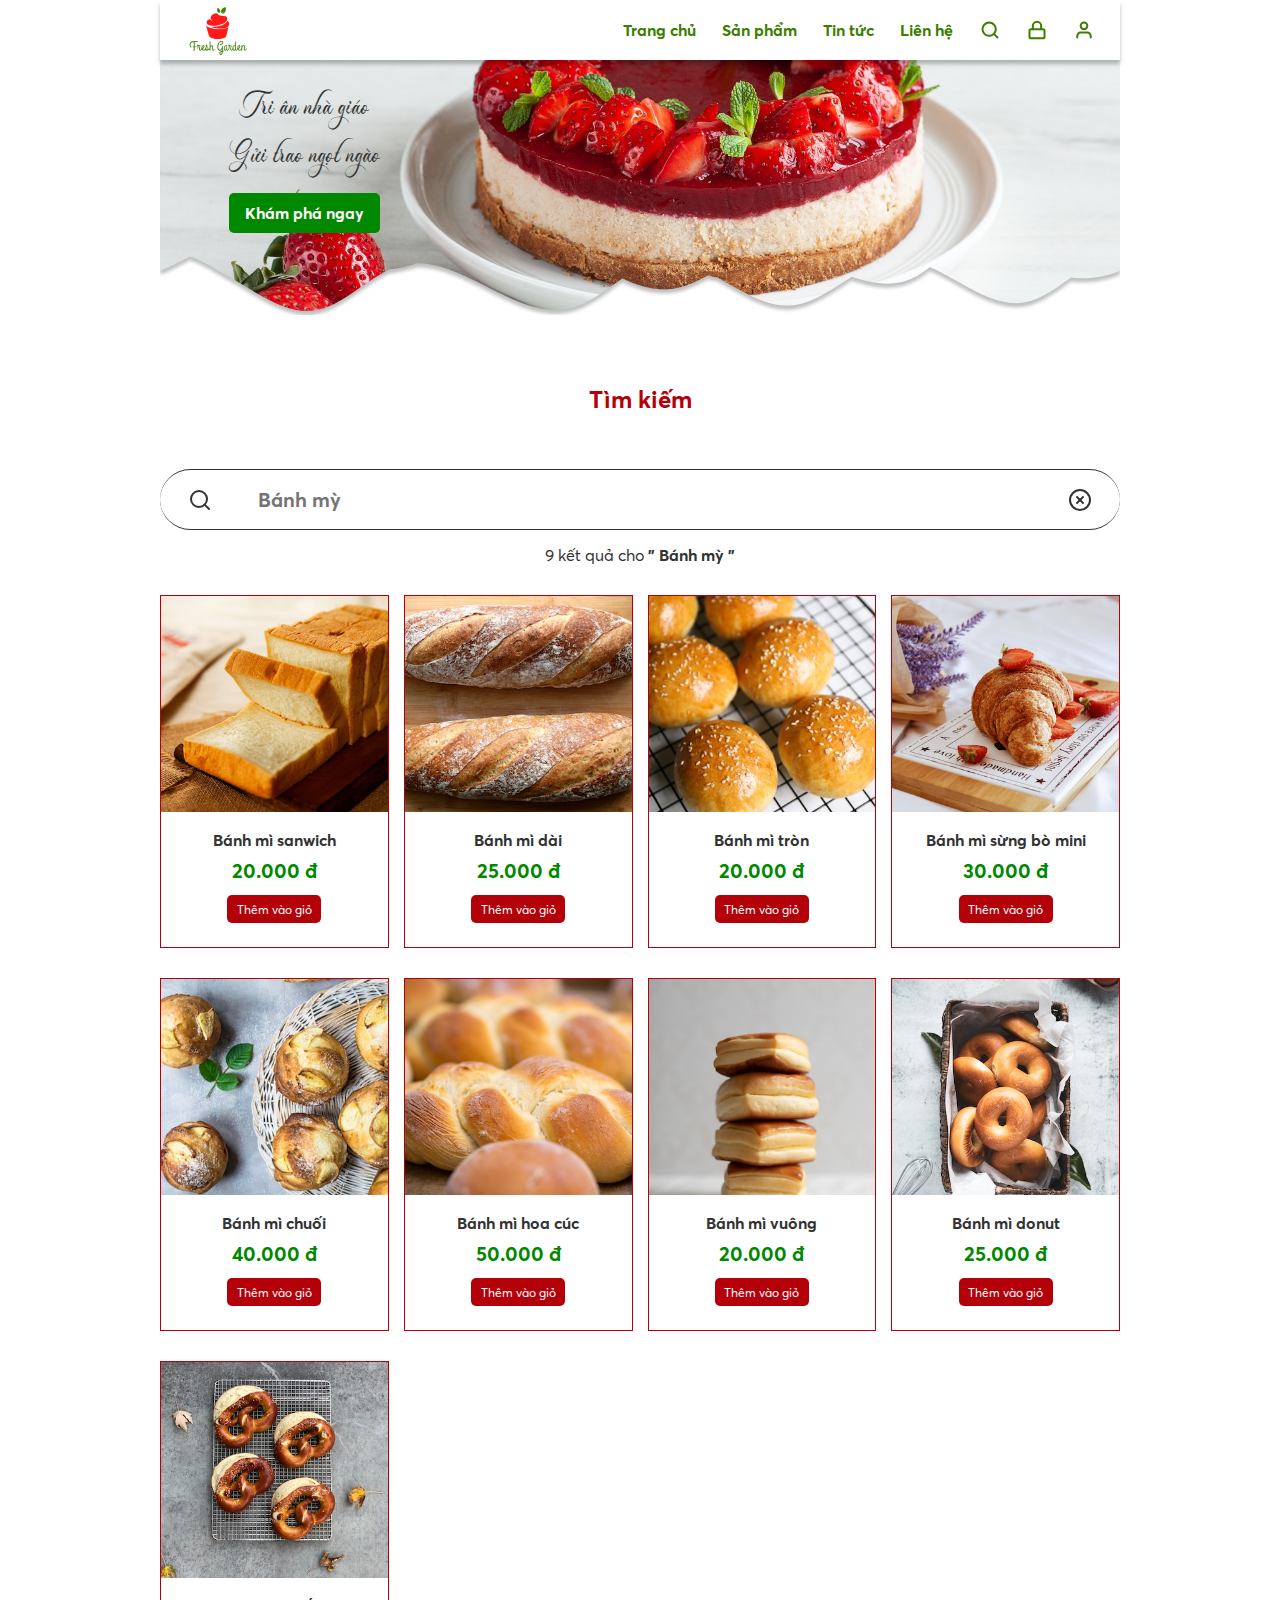
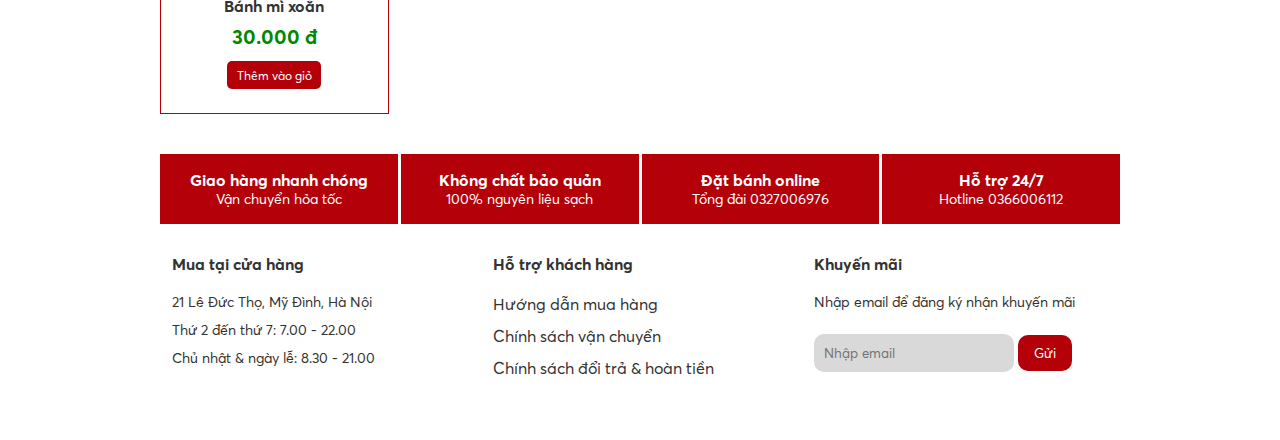
<file: search.html>
<!DOCTYPE html>
<html lang="vi">
  <head>
    <meta charset="UTF-8" />
    <meta http-equiv="X-UA-Compatible" content="IE=edge" />
    <meta name="viewport" content="width=device-width, initial-scale=1.0" />
    <link rel="stylesheet" href="./css/global_style.css" />
    <link rel="stylesheet" href="./css/search/search.css" />
    <title>Tìm kiếm</title>
  </head>
  <body>
    <header>
      <a href="./index.html" class="logo"></a>
      <ul class="menu_list">
        <li class="menu_item">
          <a href="./index.html">Trang chủ</a>
        </li>
        <li class="menu_item">
          <a href="./products.html"> Sản phẩm </a>
        </li>
        <li class="menu_item">
          <a href="./news.html"> Tin tức </a>
        </li>
        <li class="menu_item">
          <a href="./contacts.html"> Liên hệ </a>
        </li>
      </ul>
      <ul class="options">
        <li>
          <a href="./search.html">
            <img src="./assets/images/search.svg" alt="Search" title="Search" />
          </a>
        </li>
        <li>
          <a href="./cart.html">
            <img src="./assets/images/cart.svg" alt="Cart" title="Cart" />
          </a>
        </li>
        <li>
          <a href="./user.html">
            <img src="./assets/images/user.svg" alt="User" title="User" />
          </a>
        </li>
      </ul>
    </header>
    <div class="mobile_header">
      <div class="side_button" id="side_button">
        <img src="./assets/images/side_button.svg" alt="" />
      </div>
      <a href="./index.html" class="logo"></a>
      <ul class="options">
        <li>
          <a href="./search.html">
            <img src="./assets/images/search.svg" alt="Search" title="Search" />
          </a>
        </li>
        <li>
          <a href="./cart.html">
            <img src="./assets/images/cart.svg" alt="Cart" title="Cart" />
          </a>
        </li>
        <li>
          <a href="./user.html">
            <img src="./assets/images/user.svg" alt="User" title="User" />
          </a>
        </li>
      </ul>
    </div>
    <div class="expanded_header" id="expanded_header">
      <ul class="mobile_menu_list">
        <li class="mobile_menu_close" id="mobile_menu_close">
          <img src="./assets/images/close_button.svg" alt="" />
        </li>
        <li class="mobile_menu_item">
          <a href="./index.html">Trang chủ</a>
        </li>
        <li class="mobile_menu_item">
          <a href="./products.html"> Sản phẩm </a>
        </li>
        <li class="mobile_menu_item">
          <a href="./news.html"> Tin tức </a>
        </li>
        <li class="mobile_menu_item">
          <a href="./contacts.html"> Liên hệ </a>
        </li>
      </ul>
    </div>
    <div class="container">
      <div class="banner">
        <h1>
          Tri ân nhà giáo <br />
          Gửi trao ngọt ngào
        </h1>
        <a href="./news_detail.html"
          ><button class="greenBtn">Khám phá ngay</button></a
        >
      </div>
      <div class="main_content">
        <h2 class="title">Tìm kiếm</h2>
        <div class="search_set">
          <div class="search_icon">
            <img src="./assets/images/search/search.svg" alt="" />
          </div>
          <input
            class="search_input"
            type="text"
            name="search"
            id="search"
            placeholder="Bánh mỳ"
          />
          <div class="cancel_icon">
            <img src="./assets/images/search/cancel.svg" alt="" />
          </div>
        </div>
        <p class="result">9 kết quả cho <b>" Bánh mỳ "</b></p>
        <div class="desktop_cake_grid mobile_cake_grid cake_list">
          <div class="cake_item">
            <a href="./product_detail.html">
              <img src="./assets/images/search/item1.jpg" alt="" />
              <p class="name">Bánh mì sanwich</p>
              <p class="price">20.000 đ</p>
              <button class="add redBtn">Thêm vào giỏ</button>
            </a>
          </div>
          <div class="cake_item">
            <a href="./product_detail.html">
              <img src="./assets/images/search/item2.jpg" alt="" />
              <p class="name">Bánh mì dài</p>
              <p class="price">25.000 đ</p>
              <button class="add redBtn">Thêm vào giỏ</button>
            </a>
          </div>
          <div class="cake_item">
            <a href="./product_detail.html">
              <img src="./assets/images/search/item3.jpg" alt="" />
              <p class="name">Bánh mì tròn</p>
              <p class="price">20.000 đ</p>
              <button class="add redBtn">Thêm vào giỏ</button>
            </a>
          </div>
          <div class="cake_item">
            <a href="./product_detail.html">
              <img src="./assets/images/search/item4.jpg" alt="" />
              <p class="name">Bánh mì sừng bò mini</p>
              <p class="price">30.000 đ</p>
              <button class="add redBtn">Thêm vào giỏ</button>
            </a>
          </div>
          <div class="cake_item">
            <a href="./product_detail.html">
              <img src="./assets/images/search/item5.jpg" alt="" />
              <p class="name">Bánh mì chuối</p>
              <p class="price">40.000 đ</p>
              <button class="add redBtn">Thêm vào giỏ</button>
            </a>
          </div>
          <div class="cake_item">
            <a href="./product_detail.html">
              <img src="./assets/images/search/item6.jpg" alt="" />
              <p class="name">Bánh mì hoa cúc</p>
              <p class="price">50.000 đ</p>
              <button class="add redBtn">Thêm vào giỏ</button>
            </a>
          </div>
          <div class="cake_item">
            <a href="./product_detail.html">
              <img src="./assets/images/search/item7.jpg" alt="" />
              <p class="name">Bánh mì vuông</p>
              <p class="price">20.000 đ</p>
              <button class="add redBtn">Thêm vào giỏ</button>
            </a>
          </div>
          <div class="cake_item">
            <a href="./product_detail.html">
              <img src="./assets/images/search/item8.jpg" alt="" />
              <p class="name">Bánh mì donut</p>
              <p class="price">25.000 đ</p>
              <button class="add redBtn">Thêm vào giỏ</button>
            </a>
          </div>
          <div class="cake_item">
            <a href="./product_detail.html">
              <img src="./assets/images/search/item9.jpg" alt="" />
              <p class="name">Bánh mì xoắn</p>
              <p class="price">30.000 đ</p>
              <button class="add redBtn">Thêm vào giỏ</button>
            </a>
          </div>
        </div>
      </div>
    </div>
    <footer>
      <ul class="footer">
        <li class="footer_item">
          <h4 class="title">Giao hàng nhanh chóng</h4>
          <p class="sub_title">Vận chuyển hỏa tốc</p>
        </li>
        <li class="footer_item">
          <h4 class="title">Không chất bảo quản</h4>
          <p class="sub_title">100% nguyên liệu sạch</p>
        </li>
        <li class="footer_item">
          <h4 class="title">Đặt bánh online</h4>
          <p class="sub_title">Tổng đài 0327006976</p>
        </li>
        <li class="footer_item">
          <h4 class="title">Hỗ trợ 24/7</h4>
          <p class="sub_title">Hotline 0366006112</p>
        </li>
      </ul>
      <ul class="footer below">
        <li class="footer_item below">
          <h4 class="title below">Mua tại cửa hàng</h4>
          <p class="sub_title below">21 Lê Đức Thọ, Mỹ Đình, Hà Nội</p>
          <p class="sub_title below">Thứ 2 đến thứ 7: 7.00 - 22.00</p>
          <p class="sub_title below">Chủ nhật & ngày lễ: 8.30 - 21.00</p>
        </li>
        <li class="footer_item below">
          <h4 class="title below">Hỗ trợ khách hàng</h4>
          <a href="./buying_guide.html" class="sub_title below"
            >Hướng dẫn mua hàng</a
          >
          <br />
          <a href="./delivery_policy.html" class="sub_title below"
            >Chính sách vận chuyển</a
          >
          <br />
          <a href="./refund_policy.html" class="sub_title below"
            >Chính sách đổi trả & hoàn tiền</a
          >
        </li>
        <li class="footer_item below">
          <h4 class="title below">Khuyến mãi</h4>
          <p class="sub_title below">Nhập email để đăng ký nhận khuyến mãi</p>
          <div class="mail_box">
            <input
              type="email"
              name="offer_email"
              id="offer_email"
              placeholder="Nhập email"
            />
            <button>Gửi</button>
          </div>
        </li>
      </ul>
    </footer>
  </body>
  <script src="./js/index_script.js"></script>
</html>
</file>
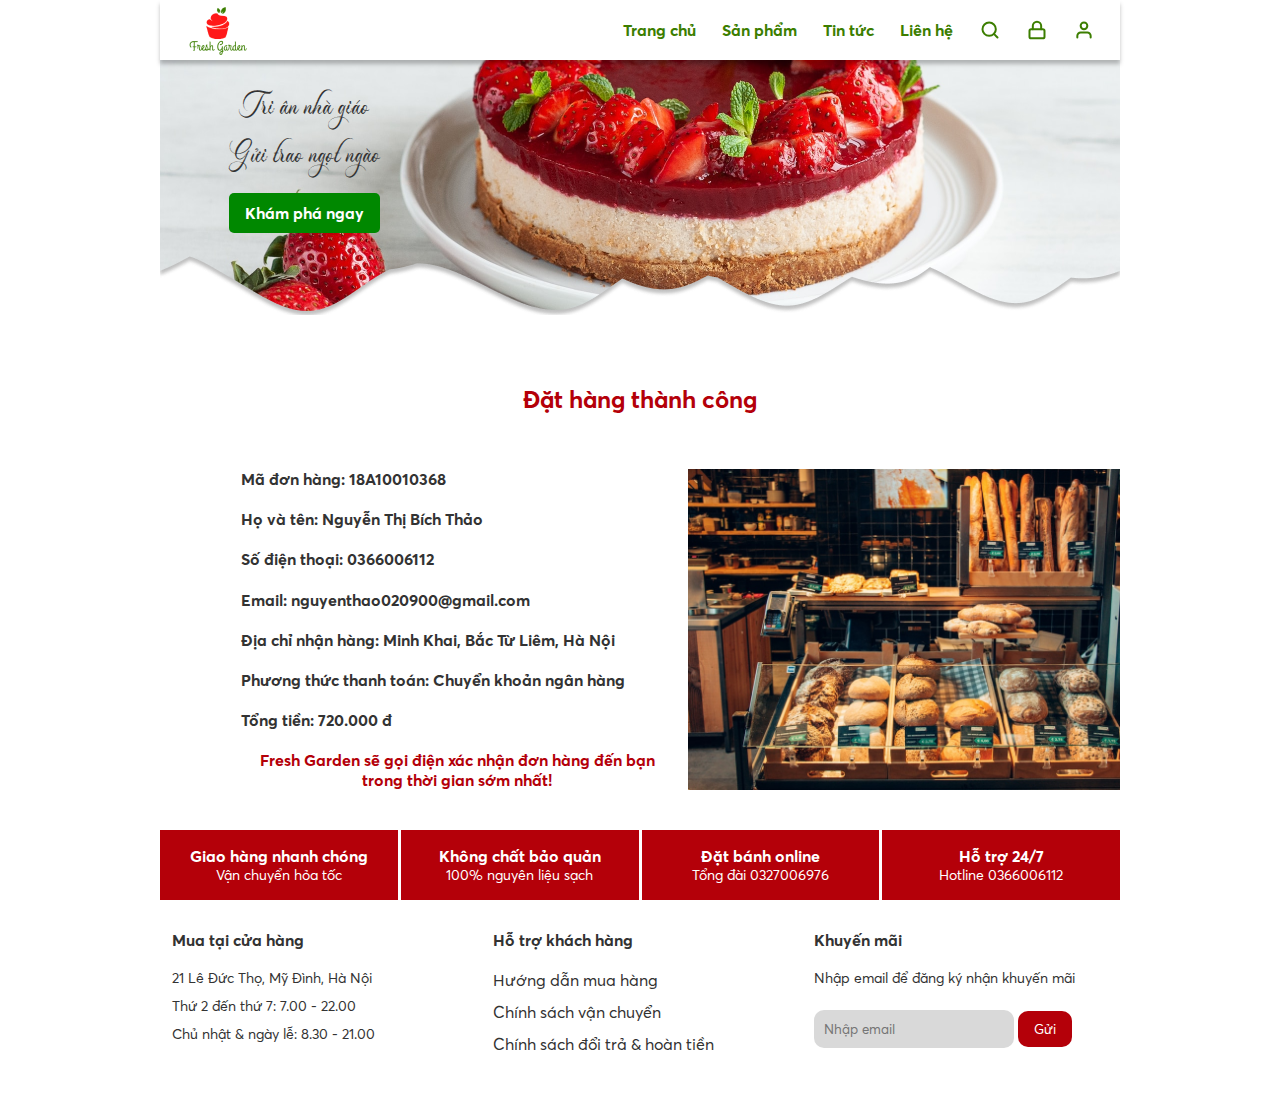
<file: successfully.html>
<!DOCTYPE html>
<html lang="vi">
  <head>
    <meta charset="UTF-8" />
    <meta http-equiv="X-UA-Compatible" content="IE=edge" />
    <meta name="viewport" content="width=device-width, initial-scale=1.0" />
    <link rel="stylesheet" href="./css/global_style.css" />
    <link rel="stylesheet" href="./css/successfully/successfully.css" />
    <title>Đặt hàng thành công</title>
  </head>
  <body>
    <header>
      <a href="./index.html" class="logo"></a>
      <ul class="menu_list">
        <li class="menu_item">
          <a href="./index.html">Trang chủ</a>
        </li>
        <li class="menu_item">
          <a href="./products.html"> Sản phẩm </a>
        </li>
        <li class="menu_item">
          <a href="./news.html"> Tin tức </a>
        </li>
        <li class="menu_item">
          <a href="./contacts.html"> Liên hệ </a>
        </li>
      </ul>
      <ul class="options">
        <li>
          <a href="./search.html">
            <img src="./assets/images/search.svg" alt="Search" title="Search" />
          </a>
        </li>
        <li>
          <a href="./cart.html">
            <img src="./assets/images/cart.svg" alt="Cart" title="Cart" />
          </a>
        </li>
        <li>
          <a href="./user.html">
            <img src="./assets/images/user.svg" alt="User" title="User" />
          </a>
        </li>
      </ul>
    </header>
    <div class="mobile_header">
      <div class="side_button" id="side_button">
        <img src="./assets/images/side_button.svg" alt="" />
      </div>
      <a href="./index.html" class="logo"></a>
      <ul class="options">
        <li>
          <a href="./search.html">
            <img src="./assets/images/search.svg" alt="Search" title="Search" />
          </a>
        </li>
        <li>
          <a href="./cart.html">
            <img src="./assets/images/cart.svg" alt="Cart" title="Cart" />
          </a>
        </li>
        <li>
          <a href="./user.html">
            <img src="./assets/images/user.svg" alt="User" title="User" />
          </a>
        </li>
      </ul>
    </div>
    <div class="expanded_header" id="expanded_header">
      <ul class="mobile_menu_list">
        <li class="mobile_menu_close" id="mobile_menu_close">
          <img src="./assets/images/close_button.svg" alt="" />
        </li>
        <li class="mobile_menu_item">
          <a href="./index.html">Trang chủ</a>
        </li>
        <li class="mobile_menu_item">
          <a href="./products.html"> Sản phẩm </a>
        </li>
        <li class="mobile_menu_item">
          <a href="./news.html"> Tin tức </a>
        </li>
        <li class="mobile_menu_item">
          <a href="./contacts.html"> Liên hệ </a>
        </li>
      </ul>
    </div>
    <div class="container">
      <div class="banner">
        <h1>
          Tri ân nhà giáo <br />
          Gửi trao ngọt ngào
        </h1>
        <a href="./news_detail.html"
          ><button class="greenBtn">Khám phá ngay</button></a
        >
      </div>
      <div class="main_content">
        <h2 class="title">Đặt hàng thành công</h2>
        <div class="success_info">
          <div class="info">
            <p>Mã đơn hàng: 18A10010368</p>
            <p>Họ và tên: Nguyễn Thị Bích Thảo</p>
            <p>Số điện thoại: 0366006112</p>
            <p>Email: nguyenthao020900@gmail.com</p>
            <p>Địa chỉ nhận hàng: Minh Khai, Bắc Từ Liêm, Hà Nội</p>
            <p>Phương thức thanh toán: Chuyển khoản ngân hàng</p>
            <p>Tổng tiền: 720.000 đ</p>
            <p class="note">
              Fresh Garden sẽ gọi điện xác nhận đơn hàng đến bạn trong thời gian
              sớm nhất!
            </p>
          </div>
          <img src="./assets/images/successfully/ads.jpg" alt="" />
        </div>
      </div>
    </div>
    <footer>
      <ul class="footer">
        <li class="footer_item">
          <h4 class="title">Giao hàng nhanh chóng</h4>
          <p class="sub_title">Vận chuyển hỏa tốc</p>
        </li>
        <li class="footer_item">
          <h4 class="title">Không chất bảo quản</h4>
          <p class="sub_title">100% nguyên liệu sạch</p>
        </li>
        <li class="footer_item">
          <h4 class="title">Đặt bánh online</h4>
          <p class="sub_title">Tổng đài 0327006976</p>
        </li>
        <li class="footer_item">
          <h4 class="title">Hỗ trợ 24/7</h4>
          <p class="sub_title">Hotline 0366006112</p>
        </li>
      </ul>
      <ul class="footer below">
        <li class="footer_item below">
          <h4 class="title below">Mua tại cửa hàng</h4>
          <p class="sub_title below">21 Lê Đức Thọ, Mỹ Đình, Hà Nội</p>
          <p class="sub_title below">Thứ 2 đến thứ 7: 7.00 - 22.00</p>
          <p class="sub_title below">Chủ nhật & ngày lễ: 8.30 - 21.00</p>
        </li>
        <li class="footer_item below">
          <h4 class="title below">Hỗ trợ khách hàng</h4>
          <a href="./buying_guide.html" class="sub_title below"
            >Hướng dẫn mua hàng</a
          >
          <br />
          <a href="./delivery_policy.html" class="sub_title below"
            >Chính sách vận chuyển</a
          >
          <br />
          <a href="./refund_policy.html" class="sub_title below"
            >Chính sách đổi trả & hoàn tiền</a
          >
        </li>
        <li class="footer_item below">
          <h4 class="title below">Khuyến mãi</h4>
          <p class="sub_title below">Nhập email để đăng ký nhận khuyến mãi</p>
          <div class="mail_box">
            <input
              type="email"
              name="offer_email"
              id="offer_email"
              placeholder="Nhập email"
            />
            <button>Gửi</button>
          </div>
        </li>
      </ul>
    </footer>
  </body>
  <script src="./js/index_script.js"></script>
</html>
</file>
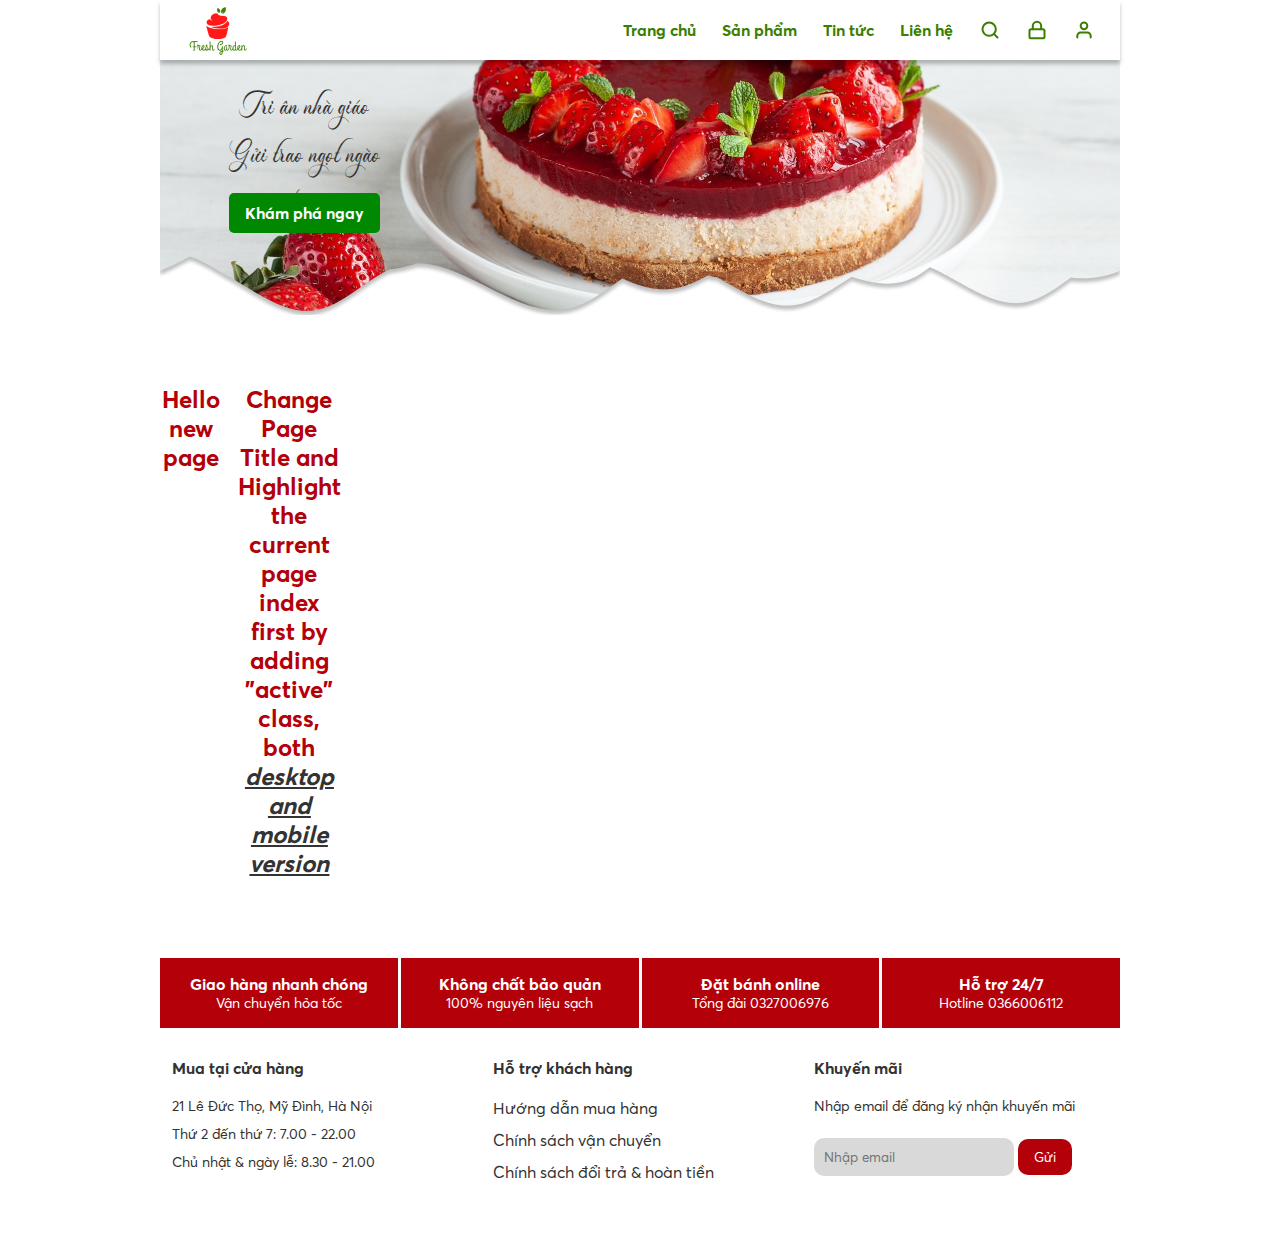
<file: template.html>
<!DOCTYPE html>
<html lang="vi">
  <head>
    <meta charset="UTF-8" />
    <meta http-equiv="X-UA-Compatible" content="IE=edge" />
    <meta name="viewport" content="width=device-width, initial-scale=1.0" />
    <link rel="stylesheet" href="./css/global_style.css" />
    <!-- <link rel="stylesheet" href="./css" /> -->
    <title>Fresh Garden</title>
  </head>
  <body>
    <header>
      <a href="./index.html" class="logo"></a>
      <ul class="menu_list">
        <li class="menu_item">
          <a href="./index.html">Trang chủ</a>
        </li>
        <li class="menu_item">
          <a href="./products.html"> Sản phẩm </a>
        </li>
        <li class="menu_item">
          <a href="./news.html"> Tin tức </a>
        </li>
        <li class="menu_item">
          <a href="./contacts.html"> Liên hệ </a>
        </li>
      </ul>
      <ul class="options">
        <li>
          <a href="./search.html">
            <img src="./assets/images/search.svg" alt="Search" title="Search" />
          </a>
        </li>
        <li>
          <a href="./cart.html">
            <img src="./assets/images/cart.svg" alt="Cart" title="Cart" />
          </a>
        </li>
        <li>
          <a href="./user.html">
            <img src="./assets/images/user.svg" alt="User" title="User" />
          </a>
        </li>
      </ul>
    </header>
    <div class="mobile_header">
      <div class="side_button" id="side_button">
        <img src="./assets/images/side_button.svg" alt="" />
      </div>
      <a href="./index.html" class="logo"></a>
      <ul class="options">
        <li>
          <a href="./search.html">
            <img src="./assets/images/search.svg" alt="Search" title="Search" />
          </a>
        </li>
        <li>
          <a href="./cart.html">
            <img src="./assets/images/cart.svg" alt="Cart" title="Cart" />
          </a>
        </li>
        <li>
          <a href="./user.html">
            <img src="./assets/images/user.svg" alt="User" title="User" />
          </a>
        </li>
      </ul>
    </div>
    <div class="expanded_header" id="expanded_header">
      <ul class="mobile_menu_list">
        <li class="mobile_menu_close" id="mobile_menu_close">
          <img src="./assets/images/close_button.svg" alt="" />
        </li>
        <li class="mobile_menu_item">
          <a href="./index.html">Trang chủ</a>
        </li>
        <li class="mobile_menu_item">
          <a href="./products.html"> Sản phẩm </a>
        </li>
        <li class="mobile_menu_item">
          <a href="./news.html"> Tin tức </a>
        </li>
        <li class="mobile_menu_item">
          <a href="./contacts.html"> Liên hệ </a>
        </li>
      </ul>
    </div>
    <div class="container">
      <div class="banner">
        <h1>
          Tri ân nhà giáo <br />
          Gửi trao ngọt ngào
        </h1>
        <a href="./news_detail.html"
          ><button class="greenBtn">Khám phá ngay</button></a
        >
      </div>
      <div class="main_content">
        <h2>Hello new page</h2>
        <h2>
          Change Page Title and Highlight the current page index first by adding
          "active" class, both
          <i style="text-decoration: underline">desktop and mobile version</i>
        </h2>
      </div>
    </div>
    <footer>
      <ul class="footer">
        <li class="footer_item">
          <h4 class="title">Giao hàng nhanh chóng</h4>
          <p class="sub_title">Vận chuyển hỏa tốc</p>
        </li>
        <li class="footer_item">
          <h4 class="title">Không chất bảo quản</h4>
          <p class="sub_title">100% nguyên liệu sạch</p>
        </li>
        <li class="footer_item">
          <h4 class="title">Đặt bánh online</h4>
          <p class="sub_title">Tổng đài 0327006976</p>
        </li>
        <li class="footer_item">
          <h4 class="title">Hỗ trợ 24/7</h4>
          <p class="sub_title">Hotline 0366006112</p>
        </li>
      </ul>
      <ul class="footer below">
        <li class="footer_item below">
          <h4 class="title below">Mua tại cửa hàng</h4>
          <p class="sub_title below">21 Lê Đức Thọ, Mỹ Đình, Hà Nội</p>
          <p class="sub_title below">Thứ 2 đến thứ 7: 7.00 - 22.00</p>
          <p class="sub_title below">Chủ nhật & ngày lễ: 8.30 - 21.00</p>
        </li>
        <li class="footer_item below">
          <h4 class="title below">Hỗ trợ khách hàng</h4>
          <a href="./buying_guide.html" class="sub_title below"
            >Hướng dẫn mua hàng</a
          >
          <br />
          <a href="./delivery_policy.html" class="sub_title below"
            >Chính sách vận chuyển</a
          >
          <br />
          <a href="./refund_policy.html" class="sub_title below"
            >Chính sách đổi trả & hoàn tiền</a
          >
        </li>
        <li class="footer_item below">
          <h4 class="title below">Khuyến mãi</h4>
          <p class="sub_title below">Nhập email để đăng ký nhận khuyến mãi</p>
          <div class="mail_box">
            <input
              type="email"
              name="offer_email"
              id="offer_email"
              placeholder="Nhập email"
            />
            <button>Gửi</button>
          </div>
        </li>
      </ul>
    </footer>
  </body>
  <script src="./js/index_script.js"></script>
</html>
</file>
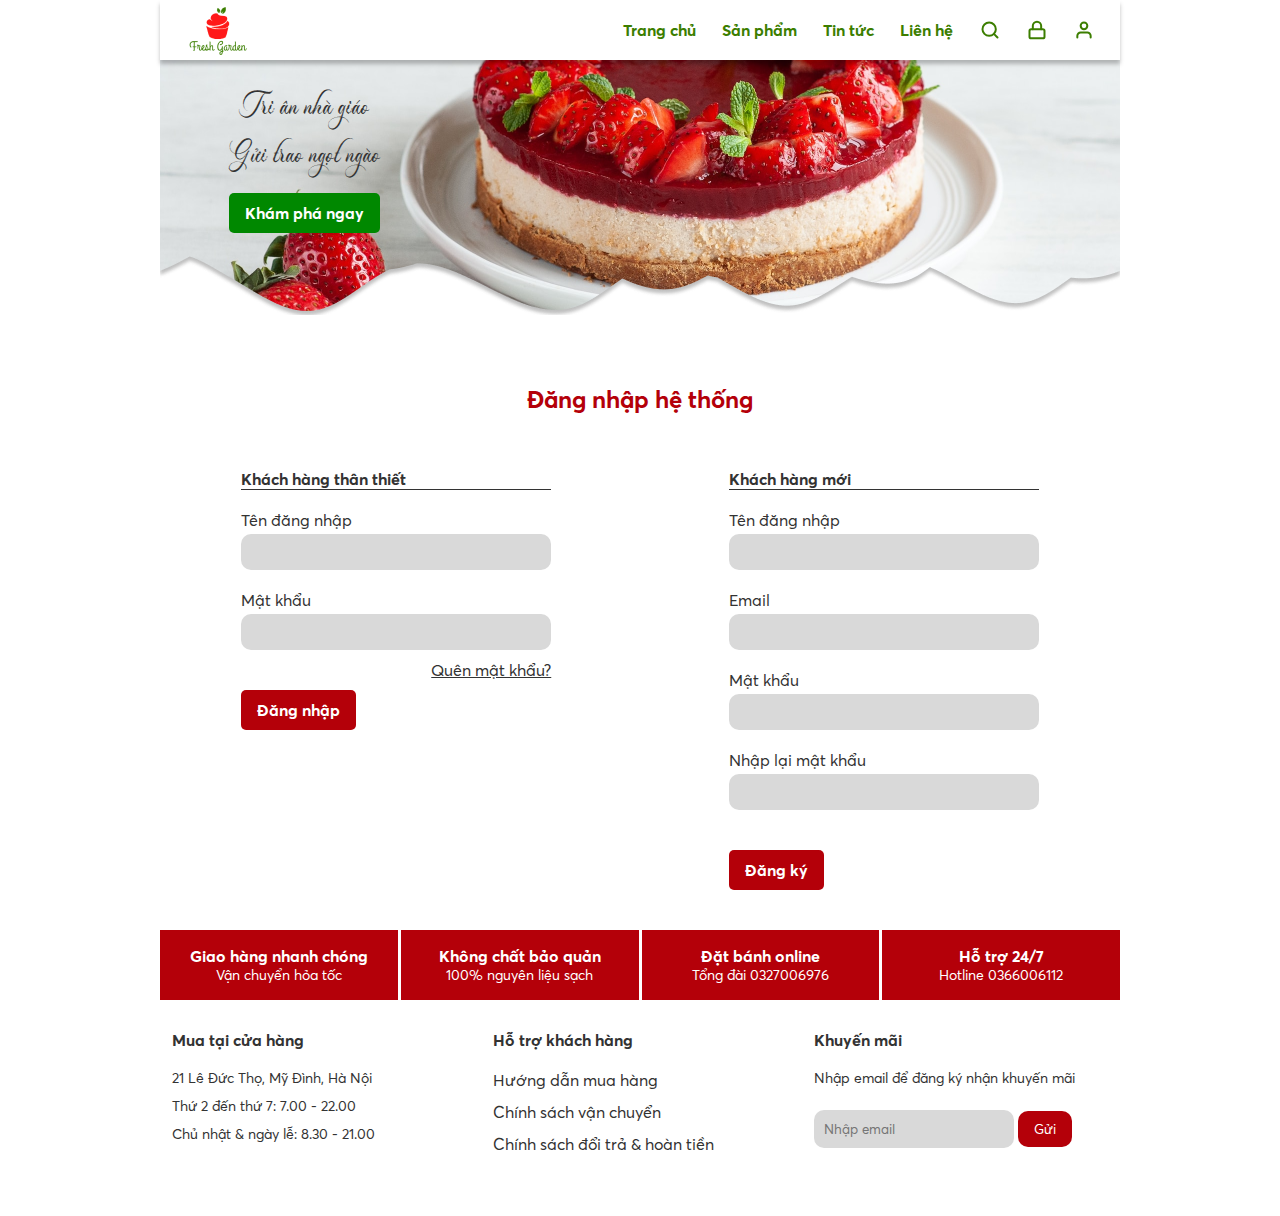
<file: user.html>
<!DOCTYPE html>
<html lang="vi">
  <head>
    <meta charset="UTF-8" />
    <meta http-equiv="X-UA-Compatible" content="IE=edge" />
    <meta name="viewport" content="width=device-width, initial-scale=1.0" />
    <link rel="stylesheet" href="./css/global_style.css" />
    <link rel="stylesheet" href="./css/user/user.css" />
    <title>Đăng nhập / Đăng ký</title>
  </head>
  <body>
    <header>
      <a href="./index.html" class="logo"></a>
      <ul class="menu_list">
        <li class="menu_item">
          <a href="./index.html">Trang chủ</a>
        </li>
        <li class="menu_item">
          <a href="./products.html"> Sản phẩm </a>
        </li>
        <li class="menu_item">
          <a href="./news.html"> Tin tức </a>
        </li>
        <li class="menu_item">
          <a href="./contacts.html"> Liên hệ </a>
        </li>
      </ul>
      <ul class="options">
        <li>
          <a href="./search.html">
            <img src="./assets/images/search.svg" alt="Search" title="Search" />
          </a>
        </li>
        <li>
          <a href="./cart.html">
            <img src="./assets/images/cart.svg" alt="Cart" title="Cart" />
          </a>
        </li>
        <li>
          <a href="./user.html">
            <img src="./assets/images/user.svg" alt="User" title="User" />
          </a>
        </li>
      </ul>
    </header>
    <div class="mobile_header">
      <div class="side_button" id="side_button">
        <img src="./assets/images/side_button.svg" alt="" />
      </div>
      <a href="./index.html" class="logo"></a>
      <ul class="options">
        <li>
          <a href="./search.html">
            <img src="./assets/images/search.svg" alt="Search" title="Search" />
          </a>
        </li>
        <li>
          <a href="./cart.html">
            <img src="./assets/images/cart.svg" alt="Cart" title="Cart" />
          </a>
        </li>
        <li>
          <a href="./user.html">
            <img src="./assets/images/user.svg" alt="User" title="User" />
          </a>
        </li>
      </ul>
    </div>
    <div class="expanded_header" id="expanded_header">
      <ul class="mobile_menu_list">
        <li class="mobile_menu_close" id="mobile_menu_close">
          <img src="./assets/images/close_button.svg" alt="" />
        </li>
        <li class="mobile_menu_item">
          <a href="./index.html">Trang chủ</a>
        </li>
        <li class="mobile_menu_item">
          <a href="./products.html"> Sản phẩm </a>
        </li>
        <li class="mobile_menu_item">
          <a href="./news.html"> Tin tức </a>
        </li>
        <li class="mobile_menu_item">
          <a href="./contacts.html"> Liên hệ </a>
        </li>
      </ul>
    </div>
    <div class="container">
      <div class="banner">
        <h1>
          Tri ân nhà giáo <br />
          Gửi trao ngọt ngào
        </h1>
        <a href="./news_detail.html"
          ><button class="greenBtn">Khám phá ngay</button></a
        >
      </div>
      <div class="main_content">
        <h2 class="title">Đăng nhập hệ thống</h2>
        <div class="sign_in">
          <h4 class="title">Khách hàng thân thiết</h4>
          <div class="input_field username">
            <p>Tên đăng nhập</p>
            <input type="text" name="username" id="username" />
          </div>
          <div class="input_field password">
            <p>Mật khẩu</p>
            <input type="password" name="password" id="password" />
          </div>
          <a href="./forgot_password.html"
            ><p class="forgot">Quên mật khẩu?</p></a
          >
          <a href="./account.html"
            ><button class="greenBtn">Đăng nhập</button></a
          >
        </div>
        <div class="sign_up">
          <h4 class="title">Khách hàng mới</h4>
          <div class="input_field username">
            <p>Tên đăng nhập</p>
            <input type="text" name="username" id="username" />
          </div>
          <div class="input_field email">
            <p>Email</p>
            <input type="email" name="email" id="email" />
          </div>
          <div class="input_field password">
            <p>Mật khẩu</p>
            <input type="password" name="password" id="password" />
          </div>
          <div class="input_field password2">
            <p>Nhập lại mật khẩu</p>
            <input type="password" name="password2" id="password2" />
          </div>
          <a href="./account.html"><button class="greenBtn">Đăng ký</button></a>
        </div>
      </div>
    </div>
    <footer>
      <ul class="footer">
        <li class="footer_item">
          <h4 class="title">Giao hàng nhanh chóng</h4>
          <p class="sub_title">Vận chuyển hỏa tốc</p>
        </li>
        <li class="footer_item">
          <h4 class="title">Không chất bảo quản</h4>
          <p class="sub_title">100% nguyên liệu sạch</p>
        </li>
        <li class="footer_item">
          <h4 class="title">Đặt bánh online</h4>
          <p class="sub_title">Tổng đài 0327006976</p>
        </li>
        <li class="footer_item">
          <h4 class="title">Hỗ trợ 24/7</h4>
          <p class="sub_title">Hotline 0366006112</p>
        </li>
      </ul>
      <ul class="footer below">
        <li class="footer_item below">
          <h4 class="title below">Mua tại cửa hàng</h4>
          <p class="sub_title below">21 Lê Đức Thọ, Mỹ Đình, Hà Nội</p>
          <p class="sub_title below">Thứ 2 đến thứ 7: 7.00 - 22.00</p>
          <p class="sub_title below">Chủ nhật & ngày lễ: 8.30 - 21.00</p>
        </li>
        <li class="footer_item below">
          <h4 class="title below">Hỗ trợ khách hàng</h4>
          <a href="./buying_guide.html" class="sub_title below"
            >Hướng dẫn mua hàng</a
          >
          <br />
          <a href="./delivery_policy.html" class="sub_title below"
            >Chính sách vận chuyển</a
          >
          <br />
          <a href="./refund_policy.html" class="sub_title below"
            >Chính sách đổi trả & hoàn tiền</a
          >
        </li>
        <li class="footer_item below">
          <h4 class="title below">Khuyến mãi</h4>
          <p class="sub_title below">Nhập email để đăng ký nhận khuyến mãi</p>
          <div class="mail_box">
            <input
              type="email"
              name="offer_email"
              id="offer_email"
              placeholder="Nhập email"
            />
            <button>Gửi</button>
          </div>
        </li>
      </ul>
    </footer>
  </body>
  <script src="./js/index_script.js"></script>
</html>
</file>
<file: css/global_style.css>
@font-face {
  font-family: "AvertaRegular";
  src: url("../assets/fonts/Intelligent-Design-AvertaStdCY-Regular_3.otf") format("opentype");
}
@font-face {
  font-family: "AvertaBold";
  src: url("../assets/fonts/Intelligent-Design-AvertaStdCY-Bold_1.otf") format("opentype");
}
@font-face {
  font-family: "SVNDaylandRegular";
  src: url("../assets/fonts/SVN-Dayland.ttf") format("opentype");
}
:root {
  /* color  */
  --green-color: #3c7e00;
  --fresh-green-color: #008800;
  --red-color: #b40009;
  --grey-color: #bcbcbc;
  --light-grey-color: #d9d9d9;
  --dark-grey-color: #333333;
  /* font  */
  --primary-bold-font: "AvertaBold";
  --primary-regular-font: "AvertaRegular";
  --secondary-font: "SVNDaylandRegular";
  /* transition  */
  --primary-transition: all 0.3s ease-in-out;
}

* {
  padding: 0;
  margin: 0;
  box-sizing: border-box;
  font-family: var(--primary-bold-font);
  color: var(--dark-grey-color);
}

.body {
  display: block;
}

h2 {
  margin-top: 70px;
  margin-bottom: 40px;
  text-align: center;
  color: var(--red-color);
}

a {
  text-decoration: none;
  color: inherit;
}

button.redBtn,
button.greenBtn {
  display: block;
  padding: 6.5px 9.5px;
  border-radius: 5px;
  font-family: var(--primary-regular-font);
  font-size: 12px;
  background-color: var(--red-color);
  color: white;
  border: none;
  cursor: pointer;
}

button.greenBtn {
  padding: 10px 16px;
  font-family: var(--primary-bold-font);
  font-size: 16px;
  background-color: var(--fresh-green-color);
}

.cake_item {
  transition: var(--primary-transition);
  border: 0.5px solid var(--red-color);
}
.cake_item a {
  text-decoration: none;
  color: inherit;
  text-align: center;
}
.cake_item a img {
  width: 100%;
  height: 216px;
  -o-object-fit: cover;
     object-fit: cover;
}
.cake_item a .name {
  font-size: 16px;
  font-weight: 600;
  margin-top: 14px;
}
.cake_item a .price {
  margin-top: 8px;
  font-size: 20px;
  color: var(--fresh-green-color);
}
.cake_item a .add {
  margin: 12px auto 24px auto;
}

.cake_item:hover {
  box-shadow: 0px 4px 4px rgba(0, 0, 0, 0.25);
  transform: translateY(-8px);
  cursor: pointer;
}

@media (max-width: 393px) {
  .cake_item a img {
    height: 164.96px;
  }
}
.news_list_item {
  transition: var(--primary-transition);
  background-color: var(--light-grey-color);
}
.news_list_item a {
  text-decoration: none;
  color: inherit;
}
.news_list_item a img {
  width: 100%;
  height: 220px;
  -o-object-fit: cover;
     object-fit: cover;
}
.news_list_item a .name {
  font-size: 16px;
  font-weight: 600;
  margin-top: 14px;
  text-transform: uppercase;
  margin-top: 7px !important;
  margin-bottom: 7px !important;
}
.news_list_item a .content {
  font-size: 14px !important;
  font-family: var(--primary-regular-font);
  margin-top: 8px;
  font-size: 20px;
}
.news_list_item a .more {
  font-size: 14px;
  font-family: var(--primary-regular-font);
  margin: 12px auto 24px auto;
  text-decoration: underline;
  margin-top: 7px !important;
  padding-bottom: 20px !important;
}
.news_list_item a .name,
.news_list_item a .content,
.news_list_item a .more {
  margin: 0px 15px;
}

.news_list_item:hover {
  transform: translateY(-8px);
  cursor: pointer;
}

.main_content {
  display: grid;
  grid-template-columns: repeat(12, 1fr);
  gap: 15px;
}

.desktop_cake_grid {
  display: grid;
  grid-template-columns: repeat(auto-fit, minmax(225px, 1fr));
  gap: 30px 15px;
}

@media (max-width: 393px) {
  .mobile_cake_grid {
    grid-template-columns: repeat(2, 1fr);
    gap: 20px 10px;
  }
}
header {
  position: absolute;
  left: 0;
  right: 0;
  margin: 0 auto;
  max-width: 960px;
  display: flex;
  box-shadow: 0px 4px 4px rgba(0, 0, 0, 0.25);
  background-color: white;
}
header .logo {
  flex-grow: 1;
  background-image: url("../assets/images/logo.png");
  background-repeat: no-repeat;
  background-position: center;
  background-size: auto;
}
header ul.menu_list {
  flex-grow: 3;
  display: flex;
  align-items: center;
  list-style: none;
  justify-content: flex-end;
}
header ul.menu_list li {
  margin-right: 26px;
}
header ul.menu_list li a {
  text-decoration: none;
  line-height: 60px;
  color: var(--green-color);
}
header ul.menu_list li.active a {
  color: var(--red-color);
  padding: 4px 0px;
  border-bottom: 2px solid var(--red-color);
}
header ul.options {
  display: flex;
  list-style: none;
  justify-content: flex-end;
  align-items: center;
}
header ul.options li {
  margin-right: 26px;
}
header ul.options li a img {
  display: block;
}

.mobile_header,
.expanded_header {
  display: none;
}

.container {
  max-width: 960px;
  margin: 0 auto;
}
.container .banner {
  background-image: url("../assets/images/banner.png");
  background-position: center;
  background-size: auto;
  background-repeat: no-repeat;
  height: 315px;
  padding: 60px 0px;
  display: flex;
  flex-direction: column;
  justify-content: center;
}
.container .banner h1,
.container .banner a {
  width: 30%;
  text-align: center;
  font-family: var(--secondary-font);
  font-size: 24px;
  font-weight: 500;
  -webkit-user-select: none;
     -moz-user-select: none;
      -ms-user-select: none;
          user-select: none;
}
.container .banner button {
  margin: 15px auto 0px auto;
}

footer {
  margin: 0 auto;
  max-width: 960px;
  margin-top: 40px;
}
footer ul.footer {
  background-color: var(--red-color);
  display: flex;
  flex-wrap: wrap;
  list-style: none;
}
footer ul.footer li {
  flex: 1;
  text-align: center;
  padding: 16px 12px;
}
footer ul.footer li h4 {
  font-size: 16px;
  color: white;
}
footer ul.footer li p {
  font-size: 14px;
  font-family: var(--primary-regular-font);
  color: white;
}
footer ul.footer li + li {
  border-left: 3px solid #fff;
}
footer ul.footer.below {
  margin-bottom: 40px;
}
footer ul.footer.below li.below {
  background-color: #fff;
  text-align: start;
}
footer ul.footer.below li.below h4 {
  line-height: 3;
  color: inherit;
}
footer ul.footer.below li.below p,
footer ul.footer.below li.below a {
  line-height: 2;
  color: inherit;
}
footer ul.footer.below li.below a {
  text-decoration: none;
  color: inherit;
  font-family: var(--primary-regular-font);
}
footer ul.footer.below li.below .mail_box {
  margin-top: 18px;
}
footer ul.footer.below li.below .mail_box input {
  padding: 11px 10px;
  border: none;
  border-radius: 10px;
  background-color: #d9d9d9;
  font-family: var(--primary-regular-font);
}
footer ul.footer.below li.below .mail_box button {
  padding: 10px 16px;
  border: none;
  border-radius: 10px;
  background-color: var(--fresh-green-color);
  font-family: var(--primary-regular-font);
  color: #fff;
  cursor: pointer;
  background-color: var(--red-color);
}

@media (max-width: 393px) {
  header {
    display: none !important;
  }
  .mobile_header {
    display: flex;
    position: absolute;
    left: 0;
    right: 0;
    height: 90px;
    background-color: white;
  }
  .mobile_header .side_button {
    flex: 1;
    display: flex;
    justify-content: flex-start;
    align-items: center;
    padding: 10px 10px;
  }
  .mobile_header .logo {
    flex: 1;
    background-image: url("../assets/images/logo.png");
    background-repeat: no-repeat;
    background-position: center;
    background-size: auto;
  }
  .mobile_header ul.options {
    flex: 1;
    display: flex;
    list-style: none;
    align-items: center;
    justify-content: space-evenly;
  }
  .mobile_header ul.options li {
    padding: 10px 10px;
  }
  .expanded_header.active {
    display: block;
    position: absolute;
    width: 100vw;
    height: 100vh;
    left: 0;
    right: 0;
    top: 0;
    background-color: white;
    -webkit-animation: expanded_header_open 0.3s;
            animation: expanded_header_open 0.3s;
  }
  .expanded_header.active ul.mobile_menu_list li.mobile_menu_item {
    padding: 7px 0px 7px 14px;
    border-bottom: 0.5px solid var(--green-color);
  }
  .expanded_header.active ul.mobile_menu_list li.mobile_menu_item a {
    text-decoration: none;
    color: var(--green-color);
    font-family: var(--primary-regular-font);
  }
  .expanded_header.active ul.mobile_menu_list li.mobile_menu_close {
    height: 90px;
    display: flex;
    align-items: center;
  }
  .expanded_header.active ul.mobile_menu_list li.mobile_menu_close img {
    padding: 10px;
  }
  .expanded_header.active ul.mobile_menu_list li.mobile_menu_item.active {
    border-bottom-color: var(--red-color);
  }
  .expanded_header.active ul.mobile_menu_list li.mobile_menu_item.active a {
    color: var(--red-color);
  }
  @-webkit-keyframes expanded_header_open {
    from {
      transform: translateX(-100%);
    }
    to {
      transform: translateX(0%);
    }
  }
  @keyframes expanded_header_open {
    from {
      transform: translateX(-100%);
    }
    to {
      transform: translateX(0%);
    }
  }
  .container {
    margin: 0 20px;
  }
  .container .banner {
    height: 251px;
    background-size: contain;
    padding-bottom: 0px !important;
    margin: auto -20px;
  }
  .container .banner h1,
.container .banner a {
    display: none;
  }
  footer ul.footer li {
    min-width: 150px;
    border-left: 1px solid #fff !important;
    border-right: 1px solid #fff !important;
  }
  footer ul.footer.below li.below {
    border: none !important;
    min-width: 100vw;
  }
}/*# sourceMappingURL=global_style.css.map */
</file>
<file: css/index/index_style.css>
.container .categories ul {
  list-style: none;
  display: grid;
  grid-template-columns: repeat(auto-fit, minmax(162.3px, 1fr));
  gap: 22.7px;
}
.container .categories ul li {
  transition: var(--primary-transition);
}
.container .categories ul li a {
  text-decoration: none;
  text-align: center;
  color: inherit;
  transition: var(--primary-transition);
}
.container .categories ul li .bread,
.container .categories ul li .cupcake,
.container .categories ul li .creamcake,
.container .categories ul li .sweetcake,
.container .categories ul li .seasonalcake {
  margin: 0 auto;
  width: 163px;
  height: 163px;
  background-image: url("../../assets/images/index/bread.png");
  background-position: center;
  background-size: cover;
  background-repeat: no-repeat;
  border-radius: 50%;
}
.container .categories ul li .cupcake {
  background-image: url("../../assets/images/index/cupcake.jpg");
}
.container .categories ul li .creamcake {
  background-image: url("../../assets/images/index/creamcake.jpg");
}
.container .categories ul li .sweetcake {
  background-image: url("../../assets/images/index/sweetcake.jpg");
}
.container .categories ul li .seasonalcake {
  background-image: url("../../assets/images/index/seasonalcake.png");
}
.container .categories ul li:hover {
  transform: scale(1.1);
}
.container .categories ul li:hover a {
  color: var(--red-color);
}
.container .intro .intro_background {
  position: relative;
  -o-object-fit: contain;
     object-fit: contain;
  width: 100%;
}
.container .intro .intro_background img {
  width: inherit;
  max-height: 370px;
  -o-object-fit: cover;
     object-fit: cover;
}
.container .intro .intro_background .card {
  width: 260px;
  display: block;
  position: absolute;
  top: 45px;
  right: 29px;
  background-color: var(--red-color);
  display: flex;
  flex-direction: column;
  align-items: center;
  padding: 19px 0;
}
.container .intro .intro_background .card h3 {
  width: 60%;
  text-align: center;
  font-family: var(--secondary-font);
  font-weight: 400;
  font-size: 20px;
  color: white;
}
.container .intro .intro_background .card p {
  width: 60%;
  margin-top: 10px;
  margin-bottom: 23px;
  font-size: 14px;
  font-family: var(--primary-regular-font);
  color: #fff;
  text-align: center;
}
.container .collection {
  display: flex;
  flex-direction: column;
  align-items: center;
}
.container .collection .tabs {
  display: flex;
}
.container .collection .tabs {
  transition: var(--primary-transition);
  font-weight: 700;
  font-size: 20px;
}
.container .collection .tab-item {
  min-width: 80px;
  font-size: 20px;
  text-align: center;
  background-color: #fff;
  border-top-left-radius: 5px;
  border-top-right-radius: 5px;
  border-bottom: 3px solid transparent;
  margin: 0px 15px 40px 15px;
  cursor: pointer;
  transition: var(--primary-transition);
}
.container .collection .tab-item.active {
  opacity: 1;
  color: var(--red-color);
  border-bottom: 3px solid var(--red-color);
}
.container .collection .tab-content {
  width: 100%;
}
.container .collection .tab-pane {
  display: none;
}
.container .collection .tab-pane.active {
  display: grid;
}
.container .collection .tab-pane h2 {
  margin-bottom: 8px;
}
.container .news {
  display: flex;
  flex-direction: column;
  align-items: center;
}
.container .news ul.news_list {
  list-style: none;
  display: grid;
  grid-template-columns: repeat(auto-fit, minmax(465px, 1fr));
  gap: 10px 30px;
}
.container .news ul.news_list li.news_item a {
  display: flex;
  align-items: center;
  text-decoration: none;
}
.container .news ul.news_list li.news_item a img {
  width: 135px;
  height: 135px;
  -o-object-fit: cover;
     object-fit: cover;
  border-radius: 50%;
}
.container .news ul.news_list li.news_item a .news_detail {
  flex: 1;
  margin-left: 12px;
}
.container .news ul.news_list li.news_item a .news_detail h3 {
  font-size: 20px;
  color: var(--red-color);
}
.container .news ul.news_list li.news_item a .news_detail p {
  font-family: var(--primary-regular-font);
  font-size: 14px;
  color: black;
}
.container .news button {
  margin-top: 40px;
}
.container .contact .contact_container {
  display: flex;
  flex-wrap: wrap;
}
.container .contact .contact_container .contact_info {
  background-color: var(--red-color);
  margin-right: 9px;
  display: flex;
  flex-direction: column;
  align-items: center;
  justify-content: center;
  padding: 59px 23px;
}
.container .contact .contact_container .contact_info h3 {
  font-family: var(--secondary-font);
  font-size: 20px;
  font-weight: 400;
  margin-bottom: 30px;
  color: white;
}
.container .contact .contact_container .contact_info p {
  font-family: var(--primary-regular-font);
  font-size: 14px;
  line-height: 2;
  color: white;
}
.container .contact .contact_container .contact_info button {
  margin-top: 30px;
}
.container .contact .contact_container iframe {
  flex: 1;
}
.container .message {
  width: 75%;
  margin: 0 auto;
  display: flex;
  flex-direction: column;
  align-items: center;
}
.container .message ul.field_list {
  width: 100%;
  display: grid;
  grid-template-columns: repeat(auto-fit, minmax(330px, 1fr));
  gap: 16px 30px;
  list-style: none;
}
.container .message ul.field_list li.field_item input {
  width: 330px;
  border-top: none;
  border-left: none;
  border-right: none;
  border-bottom: 2px solid var(--red-color);
  padding: 11px 0;
  font-family: var(--primary-regular-font);
}
.container .message button {
  margin-top: 20px;
  margin-bottom: 40px;
  background-color: var(--red-color);
}

@media (max-width: 393px) {
  .container .categories ul.categories_list li:last-child {
    grid-column: 1/3;
  }
  .container .intro .intro_background .card {
    right: 48px;
    top: 33px;
  }
  .container .news ul.news_list {
    grid-template-columns: 1fr;
    gap: 10px 30px;
  }
  .container .contact .contact_container .contact_info {
    width: 100vw;
    margin-right: 0;
    padding: 27px 23px;
  }
  .container .contact .contact_container .contact_info h3,
.container .contact .contact_container .contact_info p.web {
    display: none;
  }
  .container .contact .contact_container iframe {
    height: 150px;
  }
  .container .message ul.field_list {
    width: auto;
  }
}/*# sourceMappingURL=index_style.css.map */
</file>
<file: css/account/account.css>
.main_content h2.title,
.main_content .tabs {
  grid-column: 1/13;
}
.main_content .tab-content .tab-pane.account.active .customer {
  margin-bottom: 37px;
}
.main_content .tab-content .tab-pane.account.active .customer h3.title {
  text-transform: uppercase;
  border-bottom: 1px solid var(--dark-grey-color);
  margin-bottom: 20px;
}
.main_content .tab-content .tab-pane.account.active .customer p {
  font-family: var(--primary-regular-font);
}
.main_content .tab-content .tab-pane.account.active .address .item,
.main_content .tab-content .tab-pane.account.active .banking .item {
  display: grid;
  grid-template-columns: repeat(10, 1fr);
  gap: 15px;
  margin-bottom: 11px;
}
.main_content .tab-content .tab-pane.account.active .address .item *,
.main_content .tab-content .tab-pane.account.active .banking .item * {
  font-family: var(--primary-regular-font);
}
.main_content .tab-content .tab-pane.account.active .address .item .info,
.main_content .tab-content .tab-pane.account.active .address .item input,
.main_content .tab-content .tab-pane.account.active .banking .item .info,
.main_content .tab-content .tab-pane.account.active .banking .item input {
  grid-column: 1/6;
}
.main_content .tab-content .tab-pane.account.active .address .item input,
.main_content .tab-content .tab-pane.account.active .banking .item input {
  padding: 11px 21px;
  border: 1px solid var(--grey-color);
  border-radius: 20px;
}
.main_content .tab-content .tab-pane.account.active .address .item .delete,
.main_content .tab-content .tab-pane.account.active .address .item .add,
.main_content .tab-content .tab-pane.account.active .banking .item .delete,
.main_content .tab-content .tab-pane.account.active .banking .item .add {
  grid-column: 6/9;
  display: flex;
  justify-content: center;
  align-items: center;
  text-decoration: underline;
  cursor: pointer;
}
.main_content .tab-content .tab-pane.account.active .address .item .default,
.main_content .tab-content .tab-pane.account.active .banking .item .default {
  grid-column: 9/11;
  display: flex;
  align-items: center;
}
.main_content .tab-content .tab-pane.account.active .address .item .false,
.main_content .tab-content .tab-pane.account.active .banking .item .false {
  cursor: pointer;
  text-decoration: underline;
}
.main_content .tab-content .tab-pane.order.active {
  display: flex;
}
.main_content .tab-content .tab-pane.order.active .classify p {
  cursor: pointer;
}
.main_content .tab-content .tab-pane.order.active .classify .delivering {
  border-bottom: 2px solid var(--fresh-green-color);
  color: var(--fresh-green-color);
  margin-bottom: 40px;
}
.main_content .tab-content .tab-pane.order.active .order_list {
  flex: 1;
  margin-left: 29px;
}
.main_content .tab-content .tab-pane.order.active .order_list .order_item {
  border-top: 1px solid var(--grey-color);
  padding: 16px 0px;
  display: flex;
  align-items: center;
}
.main_content .tab-content .tab-pane.order.active .order_list .order_item .product_img {
  width: 100px;
  height: 100px;
  -o-object-fit: cover;
     object-fit: cover;
}
.main_content .tab-content .tab-pane.order.active .order_list .order_item .info {
  flex: 1;
  display: flex;
  flex-direction: column;
  justify-content: center;
  margin-left: 18px;
}
.main_content .tab-content .tab-pane.order.active .order_list .order_item .info .name {
  font-family: var(--primary-regular-font);
}
.main_content .tab-content .tab-pane.order.active .order_list .order_item .info .unit_price {
  color: var(--red-color);
}
.main_content .tab-content .tab-pane.order.active .order_list .order_item .actions {
  display: flex;
  height: 100%;
}
.main_content .tab-content .tab-pane.order.active .order_list .order_item .actions button {
  margin-right: 45px;
}
.main_content .tab-content .tab-pane.order.active .order_list .order_item .actions button.re_order {
  background-color: var(--red-color);
}

.tabs {
  display: flex;
  justify-content: center;
}

.tab-item {
  margin: 0px 29px;
  font-size: 20px;
  text-align: center;
  color: var(--dark-grey-color);
  border-bottom: 2px solid transparent;
  cursor: pointer;
  transition: var(primary-transition);
}

.tab-item.active {
  border-bottom: 2px solid var(--red-color);
  color: var(--red-color);
}

.tab-content {
  margin: 40px 0 0 0;
  grid-column: 2/12;
}

.tab-pane {
  display: none;
}

.tab-pane.active {
  display: block;
}/*# sourceMappingURL=account.css.map */
</file>
<file: css/cart/cart.css>
.container .main_content {
  margin-top: 70px;
}
.container .main_content .cart_container {
  grid-column: 2/12;
  display: grid;
  grid-template-columns: repeat(10, 1fr);
  gap: 15px;
}
.container .main_content .cart_container .product_label {
  grid-column: 1/6;
  grid-row: 1/2;
}
.container .main_content .cart_container .amount_label {
  grid-column: 6/8;
  text-align: center;
}
.container .main_content .cart_container .price_label {
  grid-column: 8/11;
  text-align: end;
}
.container .main_content .cart_container .cart_list {
  grid-column: 1/11;
  grid-row: 2/3;
}
.container .main_content .cart_container .cart_list .cart_item {
  display: grid;
  grid-template-columns: repeat(10, 1fr);
  gap: 15px;
  border-bottom: 1px solid var(--grey-color);
  padding: 16px 0px;
}
.container .main_content .cart_container .cart_list .cart_item .product_img {
  grid-column: 1/3;
  width: 100px;
  height: 100px;
  -o-object-fit: cover;
     object-fit: cover;
}
.container .main_content .cart_container .cart_list .cart_item .info {
  grid-column: 3/6;
  display: flex;
  flex-direction: column;
  justify-content: center;
}
.container .main_content .cart_container .cart_list .cart_item .info .name {
  font-family: var(--primary-regular-font);
}
.container .main_content .cart_container .cart_list .cart_item .info .unit_price {
  color: var(--red-color);
}
.container .main_content .cart_container .cart_list .cart_item .amount_picker {
  grid-column: 6/8;
  display: flex;
  flex-direction: column;
  align-items: center;
  justify-content: space-evenly;
}
.container .main_content .cart_container .cart_list .cart_item .amount_picker .amount_picker_set {
  display: flex;
  width: 100px;
  height: 40px;
  border: 1px solid var(--grey-color);
  border-radius: 10px;
}
.container .main_content .cart_container .cart_list .cart_item .amount_picker .amount_picker_set .minus,
.container .main_content .cart_container .cart_list .cart_item .amount_picker .amount_picker_set .amount_display,
.container .main_content .cart_container .cart_list .cart_item .amount_picker .amount_picker_set .plus {
  flex: 1;
  font-size: 24px;
  display: flex;
  justify-content: center;
  align-items: center;
  border: none;
  background-color: transparent;
  cursor: pointer;
}
.container .main_content .cart_container .cart_list .cart_item .amount_picker .amount_picker_set .amount_display {
  font-size: 16px;
}
.container .main_content .cart_container .cart_list .cart_item .amount_picker .delete_item {
  border: none;
  background-color: transparent;
  font-size: 14px;
  cursor: pointer;
  font-family: var(--primary-regular-font);
  border-bottom: 1px solid black;
}
.container .main_content .cart_container .cart_list .cart_item .delete_icon {
  display: none;
}
.container .main_content .cart_container .cart_list .cart_item .price {
  grid-column: 8/11;
  display: flex;
  justify-content: flex-end;
  align-items: center;
  color: var(--red-color);
}
.container .main_content .cart_container .order_note {
  grid-row: 3/4;
  grid-column: 1/5;
}
.container .main_content .cart_container .order_note textarea {
  width: 100%;
  height: 80px;
  border-radius: 10px;
  font-family: var(--primary-regular-font);
  padding: 10px 10px;
  margin-top: 24px;
}
.container .main_content .cart_container .total {
  grid-row: 3/4;
  grid-column: 5/8;
  display: flex;
  flex-direction: column;
  justify-content: space-between;
}
.container .main_content .cart_container .total .total_price {
  color: var(--red-color);
}
.container .main_content .cart_container h4.time,
.container .main_content .cart_container .order_date,
.container .main_content .cart_container #time {
  font-family: var(--primary-regular-font);
  border-radius: 10px;
  padding: 0px 7px;
}
.container .main_content .cart_container .order_date {
  height: 30px;
}
.container .main_content .cart_container .order_time {
  grid-row: 3/4;
  grid-column: 8/11;
  display: flex;
  align-items: flex-end;
  width: 100%;
  height: 100%;
}
.container .main_content .cart_container .order_time input {
  height: 30px;
  width: 100%;
  border-radius: 10px;
}
.container .main_content .cart_container a {
  grid-row: 4/5;
  grid-column: 9/11;
  font-family: var(--primary-bold-font);
  margin: 40px 0 0 0;
  display: flex;
  justify-content: end;
}
.container .main_content .cart_container a .redBtn {
  padding: 10px 16px;
}
.container .main_content .cart_container input,
.container .main_content .cart_container textarea {
  border: 1px solid var(--grey-color);
}

@media (max-width: 393px) {
  .container .main_content {
    display: block;
  }
  .container .main_content .cart_container .product_label,
.container .main_content .cart_container .amount_label,
.container .main_content .cart_container .price_label {
    display: none;
  }
  .container .main_content .cart_container .cart_item .product_img {
    grid-row: 1/3;
  }
  .container .main_content .cart_container .cart_item .info {
    grid-row: 1/2;
    grid-column: 3/8 !important;
    text-align: center;
  }
  .container .main_content .cart_container .cart_item .amount_picker {
    grid-row: 2/3;
    grid-column: 3/8 !important;
  }
  .container .main_content .cart_container .cart_item .amount_picker .delete_item {
    display: none;
  }
  .container .main_content .cart_container .cart_item .delete_icon {
    grid-row: 1/3;
    grid-column: 8/11;
    display: flex !important;
    justify-content: center;
    align-items: center;
  }
  .container .main_content .cart_container .cart_item .price {
    display: none !important;
  }
  .container .main_content .cart_container .total {
    grid-row: 3/4;
    grid-column: 1/6;
  }
  .container .main_content .cart_container .total h4 {
    margin: 20px 0px;
    padding: 0;
  }
  .container .main_content .cart_container .order_time {
    grid-row: 3/4;
    grid-column: 6/11;
  }
  .container .main_content .cart_container .order_note {
    grid-row: 4/5;
    grid-column: 1/11;
  }
  .container .main_content .cart_container a {
    grid-row: 5/6;
    grid-column: 1/11;
  }
}/*# sourceMappingURL=cart.css.map */
</file>
<file: css/contacts/contacts.css>
@charset "UTF-8";
.main_content h2.title,
.main_content p.about_us {
  grid-column: 1/13;
  font-family: var(--primary-regular-font);
  line-height: 1.5;
}
.main_content .text {
  grid-column: 1/6;
  margin-top: 77px;
}
.main_content .text p.address::after {
  content: " 21 Đ. Lê Đức Thọ, Mỹ Đình, Nam Từ Liêm, Hà Nội";
  font-family: var(--primary-regular-font);
}
.main_content .text p.email::after {
  content: " freshgarden@gmail.com";
  font-family: var(--primary-regular-font);
}
.main_content .text p.web::after {
  content: " www.freshgarden.vn";
  font-family: var(--primary-regular-font);
}
.main_content .text p.hotline::after {
  content: " 0327006976";
  font-family: var(--primary-regular-font);
}
.main_content .text p + p {
  margin-top: 16px;
}
.main_content iframe {
  grid-column: 6/13;
}/*# sourceMappingURL=contacts.css.map */
</file>
<file: css/news/news.css>
.container .main_content h2.title,
.container .main_content .news_list {
  grid-column: 1/13;
  display: grid;
  grid-template-columns: repeat(auto-fit, minmax(310px, 1fr));
  gap: 30px 15px;
}
.container .main_content a {
  grid-column: 1/13;
  margin: 20px auto 0 auto;
}/*# sourceMappingURL=news.css.map */
</file>
<file: css/news_detail/news_detail.css>
.container .main_content {
  display: block;
}
.container .main_content .news_content {
  position: relative;
}
.container .main_content .news_content img.background {
  width: 100%;
  height: 400px;
  -o-object-fit: cover;
     object-fit: cover;
  margin-top: 70px;
}
.container .main_content .news_content .news_detail {
  position: absolute;
  width: 665px;
  top: 230px;
  left: 0;
  right: 0;
  margin: 0 auto;
  background-color: #f4f4f4;
  padding: 20px 15px;
}
.container .main_content .news_content .news_detail p {
  font-family: var(--primary-regular-font);
  font-size: 14px;
}
.container .main_content .news_content .news_detail h3 {
  margin: 20px 0px 40px 0px;
}
.container .main_content .news_content .news_detail h4 {
  margin: 24px 0px 24px 0px;
}
.container .main_content .news_content .news_detail img.news_detail_img {
  display: block;
  margin: 0 auto;
  width: 499px;
  height: 295px;
  margin-top: 24px;
}
.container .main_content .other_news {
  margin-top: 618px;
}
.container .main_content .other_news .news_list {
  display: grid;
  grid-template-columns: repeat(auto-fit, minmax(310px, 1fr));
  gap: 30px 15px;
}/*# sourceMappingURL=news_detail.css.map */
</file>
<file: css/order_info/order_info.css>
.container .banner {
  display: none;
}
.container .main_content .customer_info {
  grid-column: 1/7;
}
.container .main_content .customer_info h1 {
  display: none;
}
.container .main_content .customer_info img {
  display: block;
  margin: 0 auto;
}
.container .main_content .customer_info .delivery_address {
  display: grid;
  grid-template-columns: repeat(2, 1fr);
  gap: 15px;
}
.container .main_content .customer_info .delivery_address .input_field * {
  font-family: var(--primary-regular-font);
  padding-bottom: 4px;
  margin-bottom: 12px;
}
.container .main_content .customer_info .delivery_address .input_field p {
  border-bottom: 1px solid var(--grey-color);
}
.container .main_content .customer_info .delivery_address .input_field input {
  width: 100%;
  border: none;
}
.container .main_content .customer_info .delivery_address .deltail_address {
  grid-column: 1/3;
}
.container .main_content .customer_info h4.title {
  grid-column: 1/3;
  padding-bottom: 4px;
  margin-bottom: 40px;
  border-bottom: 2px solid var(--grey-color);
}
.container .main_content .customer_info .payment_method {
  display: grid;
  grid-template-columns: repeat(2, 1fr);
  gap: 15px;
  margin-bottom: 38px;
}
.container .main_content .customer_info .payment_method .input_field * {
  font-family: var(--primary-regular-font);
}
.container .main_content .customer_info .payment_method .input_field p {
  border-bottom: 1px solid var(--grey-color);
  margin-top: 5px;
  padding-bottom: 4px;
}
.container .main_content .customer_info .payment_method .input_field input[type=text] {
  width: 100%;
  border: none;
  margin-top: 12px;
}
.container .main_content .customer_info .payment_method .cod,
.container .main_content .customer_info .payment_method .bank {
  grid-column: 1/3;
}
.container .main_content .order_info {
  grid-column: 8/13;
}
.container .main_content .order_info .order_list .order_cake_item {
  display: flex;
  justify-content: space-between;
  align-items: center;
  margin: 20px 0;
}
.container .main_content .order_info .order_list .order_cake_item .img_set {
  position: relative;
  width: 95px;
  height: 95px;
  display: flex;
  align-items: flex-end;
  justify-content: flex-start;
}
.container .main_content .order_info .order_list .order_cake_item .img_set img {
  width: 80px;
  height: 80px;
  -o-object-fit: cover;
     object-fit: cover;
}
.container .main_content .order_info .order_list .order_cake_item .img_set .amount {
  position: absolute;
  color: white;
  top: 0;
  right: 0;
  width: 30px;
  height: 30px;
  display: flex;
  justify-content: center;
  align-items: center;
  background-color: var(--red-color);
  border-radius: 50%;
}
.container .main_content .order_info .order_list .order_cake_item .item_info {
  flex: 1;
  display: flex;
  justify-content: space-between;
  flex-wrap: wrap;
}
.container .main_content .order_info .order_list .order_cake_item .item_info .price {
  color: var(--red-color);
}
.container .main_content .order_info .disount_set {
  display: flex;
  width: 100%;
  padding: 30px 0;
  border-top: 1px solid var(--grey-color);
}
.container .main_content .order_info .disount_set input {
  flex: 1;
  margin-right: 22px;
  border: none;
  background-color: var(--light-grey-color);
  border-radius: 5px;
  padding: 10px 16px;
  font-family: var(--primary-regular-font);
}
.container .main_content .order_info .disount_set button {
  background-color: var(--red-color);
}
.container .main_content .order_info .fee {
  padding: 30px 0;
  border-top: 1px solid var(--grey-color);
  border-bottom: 1px solid var(--grey-color);
}
.container .main_content .order_info .fee .fee_item {
  display: flex;
  justify-content: space-between;
}
.container .main_content .order_info .fee .fee_item h4 {
  font-family: var(--primary-regular-font);
}
.container .main_content .order_info .fee .fee_item + .fee_item {
  margin-top: 25px;
}
.container .main_content .order_info .total_price {
  display: flex;
  justify-content: space-between;
  margin-top: 30px;
}
.container .main_content .order_info .total_price p {
  color: var(--red-color);
}
.container .main_content .order_info .functions {
  display: flex;
  justify-content: flex-end;
  margin: 39px 0px;
}
.container .main_content .order_info .functions .cancel {
  background-color: transparent;
  border: 2px solid var(--red-color);
  color: var(--red-color);
}
.container .main_content .order_info .functions .confirm {
  background-color: var(--red-color);
}
.container .main_content .order_info .functions a + a {
  margin-left: 17px;
}

@media (max-width: 393px) {
  .container .banner {
    display: block;
  }
  .container .main_content {
    display: block;
  }
  .container .main_content .customer_info h1 {
    display: block;
    text-align: center;
    color: var(--red-color);
    margin-bottom: 40px;
  }
  .container .main_content .customer_info img {
    display: none;
  }
  .container .main_content .customer_info .delivery_address {
    display: block;
  }
  .container .main_content .customer_info .delivery_address .input_field {
    margin: 0 auto;
    width: 229px;
  }
  .container .main_content .customer_info .payment_method .stk,
.container .main_content .customer_info .payment_method .bank_name {
    grid-column: 1/3;
  }
  .container .main_content .order_info .order_cake_item {
    width: 266px;
  }
}/*# sourceMappingURL=order_info.css.map */
</file>
<file: css/product_detail/product_detail.css>
.container .main_content h2.title {
  grid-column: 1/13;
}
.container .main_content .product_detail {
  grid-column: 1/13;
  display: grid;
  grid-template-columns: repeat(12, 1fr);
  gap: 15px;
}
.container .main_content .product_detail .img_set {
  grid-column: 1/7;
  display: grid;
  grid-template-columns: repeat(3, 1fr);
  gap: 15px;
  grid-auto-rows: 148px;
}
.container .main_content .product_detail .img_set img {
  width: 100%;
  height: 100%;
  -o-object-fit: cover;
     object-fit: cover;
  transition: var(--primary-transition);
}
.container .main_content .product_detail .img_set img.img1:hover {
  transform: scale(1.1);
  box-shadow: 0px 0px 44px white;
}
.container .main_content .product_detail .img_set img.img3:hover,
.container .main_content .product_detail .img_set img.img2:hover {
  transform: scale(1.2);
  box-shadow: 0px 0px 44px white;
}
.container .main_content .product_detail .img_set .img1 {
  grid-row: 1/2;
  grid-column: 1/2;
}
.container .main_content .product_detail .img_set .img1 {
  grid-row: 1/3;
  grid-column: 2/4;
}
.container .main_content .product_detail .infor {
  grid-column: 7/13;
}
.container .main_content .product_detail .infor .title,
.container .main_content .product_detail .infor .radio_size,
.container .main_content .product_detail .infor .price,
.container .main_content .product_detail .infor .amount_picker,
.container .main_content .product_detail .infor .options {
  margin-bottom: 40px;
}
.container .main_content .product_detail .infor h3.title {
  text-transform: uppercase;
}
.container .main_content .product_detail .infor .amount_picker {
  display: flex;
  flex-direction: column;
  justify-content: space-evenly;
}
.container .main_content .product_detail .infor .amount_picker .amount_picker_set {
  display: flex;
  width: 100px;
  height: 40px;
  border: 1px solid var(--grey-color);
  border-radius: 10px;
}
.container .main_content .product_detail .infor .amount_picker .amount_picker_set .minus,
.container .main_content .product_detail .infor .amount_picker .amount_picker_set .amount_display,
.container .main_content .product_detail .infor .amount_picker .amount_picker_set .plus {
  flex: 1;
  font-size: 24px;
  display: flex;
  justify-content: center;
  align-items: center;
  border: none;
  background-color: transparent;
  cursor: pointer;
}
.container .main_content .product_detail .infor .amount_picker .amount_picker_set .amount_display {
  font-size: 16px;
}
.container .main_content .product_detail .infor .options {
  display: flex;
}
.container .main_content .product_detail .infor .options a button.buy {
  background-color: var(--red-color);
}
.container .main_content .product_detail .infor .options a + a {
  margin-left: 17px;
}
.container .main_content .product_detail .infor .tabs {
  display: flex;
}
.container .main_content .product_detail .infor .tabs {
  transition: var(--primary-transition);
  font-weight: 700;
  font-size: 20px;
}
.container .main_content .product_detail .infor .tab-item {
  min-width: 80px;
  font-size: 20px;
  text-align: center;
  background-color: #fff;
  border-top-left-radius: 5px;
  border-top-right-radius: 5px;
  border-bottom: 3px solid transparent;
  margin: 0px 17px 40px 0px;
  cursor: pointer;
  transition: var(--primary-transition);
}
.container .main_content .product_detail .infor .tab-item.active {
  opacity: 1;
  color: var(--red-color);
  border-bottom: 3px solid var(--red-color);
}
.container .main_content .product_detail .infor .tab-content {
  width: 100%;
}
.container .main_content .product_detail .infor .tab-pane {
  display: none;
}
.container .main_content .product_detail .infor .tab-pane.active {
  display: block;
  font-family: var(--primary-regular-font);
}
.container .main_content .cake_list {
  grid-column: 1/13;
}/*# sourceMappingURL=product_detail.css.map */
</file>
<file: css/products/products_style.css>
.container .main_content {
  margin-top: 70px;
}
.container .main_content h3 {
  margin-bottom: 22px;
}
.container .main_content .options {
  grid-column: 1/4;
}
.container .main_content .options h3.title {
  border-bottom: 2px solid var(--red-color);
}
.container .main_content .options h4#title,
.container .main_content .options span,
.container .main_content .options li {
  font-family: var(--primary-regular-font);
}
.container .main_content .options .left_top_title img {
  display: none;
}
.container .main_content #products {
  grid-column: 4/13;
}
.container .main_content #products h3 {
  color: var(--red-color);
}
.container .main_content #products .right_top_title {
  display: flex;
  justify-content: space-between;
  align-items: center;
}
.container .main_content #products .right_top_title button {
  display: none;
}
.container .main_content #products button.more {
  margin: 40px auto 0px auto;
}
.container .main_content .category_select_menu,
.container .main_content .price_select_menu,
.container .main_content .flavor_select_menu,
.container .main_content .size_select_menu {
  width: 100%;
  position: relative;
  margin-top: 8px;
  margin-bottom: 18px;
}
.container .main_content .category_select_menu .category_select_btn,
.container .main_content .category_select_menu .price_select_btn,
.container .main_content .category_select_menu .flavor_select_btn,
.container .main_content .category_select_menu .size_select_btn,
.container .main_content .price_select_menu .category_select_btn,
.container .main_content .price_select_menu .price_select_btn,
.container .main_content .price_select_menu .flavor_select_btn,
.container .main_content .price_select_menu .size_select_btn,
.container .main_content .flavor_select_menu .category_select_btn,
.container .main_content .flavor_select_menu .price_select_btn,
.container .main_content .flavor_select_menu .flavor_select_btn,
.container .main_content .flavor_select_menu .size_select_btn,
.container .main_content .size_select_menu .category_select_btn,
.container .main_content .size_select_menu .price_select_btn,
.container .main_content .size_select_menu .flavor_select_btn,
.container .main_content .size_select_menu .size_select_btn {
  display: flex;
  background-color: white;
  padding: 20px;
  font-size: 16px;
  font-weight: 400;
  border-radius: 8px;
  align-items: center;
  justify-content: space-between;
  -webkit-user-select: none;
     -moz-user-select: none;
      -ms-user-select: none;
          user-select: none;
  cursor: pointer;
  box-shadow: 0 0 5px rgba(0, 0, 0, 0.2);
}
.container .main_content .category_select_menu .category_select_btn .category_btn_text,
.container .main_content .category_select_menu .category_select_btn .price_btn_text,
.container .main_content .category_select_menu .category_select_btn .flavor_btn_text,
.container .main_content .category_select_menu .category_select_btn .size_btn_text,
.container .main_content .category_select_menu .price_select_btn .category_btn_text,
.container .main_content .category_select_menu .price_select_btn .price_btn_text,
.container .main_content .category_select_menu .price_select_btn .flavor_btn_text,
.container .main_content .category_select_menu .price_select_btn .size_btn_text,
.container .main_content .category_select_menu .flavor_select_btn .category_btn_text,
.container .main_content .category_select_menu .flavor_select_btn .price_btn_text,
.container .main_content .category_select_menu .flavor_select_btn .flavor_btn_text,
.container .main_content .category_select_menu .flavor_select_btn .size_btn_text,
.container .main_content .category_select_menu .size_select_btn .category_btn_text,
.container .main_content .category_select_menu .size_select_btn .price_btn_text,
.container .main_content .category_select_menu .size_select_btn .flavor_btn_text,
.container .main_content .category_select_menu .size_select_btn .size_btn_text,
.container .main_content .price_select_menu .category_select_btn .category_btn_text,
.container .main_content .price_select_menu .category_select_btn .price_btn_text,
.container .main_content .price_select_menu .category_select_btn .flavor_btn_text,
.container .main_content .price_select_menu .category_select_btn .size_btn_text,
.container .main_content .price_select_menu .price_select_btn .category_btn_text,
.container .main_content .price_select_menu .price_select_btn .price_btn_text,
.container .main_content .price_select_menu .price_select_btn .flavor_btn_text,
.container .main_content .price_select_menu .price_select_btn .size_btn_text,
.container .main_content .price_select_menu .flavor_select_btn .category_btn_text,
.container .main_content .price_select_menu .flavor_select_btn .price_btn_text,
.container .main_content .price_select_menu .flavor_select_btn .flavor_btn_text,
.container .main_content .price_select_menu .flavor_select_btn .size_btn_text,
.container .main_content .price_select_menu .size_select_btn .category_btn_text,
.container .main_content .price_select_menu .size_select_btn .price_btn_text,
.container .main_content .price_select_menu .size_select_btn .flavor_btn_text,
.container .main_content .price_select_menu .size_select_btn .size_btn_text,
.container .main_content .flavor_select_menu .category_select_btn .category_btn_text,
.container .main_content .flavor_select_menu .category_select_btn .price_btn_text,
.container .main_content .flavor_select_menu .category_select_btn .flavor_btn_text,
.container .main_content .flavor_select_menu .category_select_btn .size_btn_text,
.container .main_content .flavor_select_menu .price_select_btn .category_btn_text,
.container .main_content .flavor_select_menu .price_select_btn .price_btn_text,
.container .main_content .flavor_select_menu .price_select_btn .flavor_btn_text,
.container .main_content .flavor_select_menu .price_select_btn .size_btn_text,
.container .main_content .flavor_select_menu .flavor_select_btn .category_btn_text,
.container .main_content .flavor_select_menu .flavor_select_btn .price_btn_text,
.container .main_content .flavor_select_menu .flavor_select_btn .flavor_btn_text,
.container .main_content .flavor_select_menu .flavor_select_btn .size_btn_text,
.container .main_content .flavor_select_menu .size_select_btn .category_btn_text,
.container .main_content .flavor_select_menu .size_select_btn .price_btn_text,
.container .main_content .flavor_select_menu .size_select_btn .flavor_btn_text,
.container .main_content .flavor_select_menu .size_select_btn .size_btn_text,
.container .main_content .size_select_menu .category_select_btn .category_btn_text,
.container .main_content .size_select_menu .category_select_btn .price_btn_text,
.container .main_content .size_select_menu .category_select_btn .flavor_btn_text,
.container .main_content .size_select_menu .category_select_btn .size_btn_text,
.container .main_content .size_select_menu .price_select_btn .category_btn_text,
.container .main_content .size_select_menu .price_select_btn .price_btn_text,
.container .main_content .size_select_menu .price_select_btn .flavor_btn_text,
.container .main_content .size_select_menu .price_select_btn .size_btn_text,
.container .main_content .size_select_menu .flavor_select_btn .category_btn_text,
.container .main_content .size_select_menu .flavor_select_btn .price_btn_text,
.container .main_content .size_select_menu .flavor_select_btn .flavor_btn_text,
.container .main_content .size_select_menu .flavor_select_btn .size_btn_text,
.container .main_content .size_select_menu .size_select_btn .category_btn_text,
.container .main_content .size_select_menu .size_select_btn .price_btn_text,
.container .main_content .size_select_menu .size_select_btn .flavor_btn_text,
.container .main_content .size_select_menu .size_select_btn .size_btn_text {
  color: #666666;
}
.container .main_content .category_select_menu .category_select_btn img,
.container .main_content .category_select_menu .price_select_btn img,
.container .main_content .category_select_menu .flavor_select_btn img,
.container .main_content .category_select_menu .size_select_btn img,
.container .main_content .price_select_menu .category_select_btn img,
.container .main_content .price_select_menu .price_select_btn img,
.container .main_content .price_select_menu .flavor_select_btn img,
.container .main_content .price_select_menu .size_select_btn img,
.container .main_content .flavor_select_menu .category_select_btn img,
.container .main_content .flavor_select_menu .price_select_btn img,
.container .main_content .flavor_select_menu .flavor_select_btn img,
.container .main_content .flavor_select_menu .size_select_btn img,
.container .main_content .size_select_menu .category_select_btn img,
.container .main_content .size_select_menu .price_select_btn img,
.container .main_content .size_select_menu .flavor_select_btn img,
.container .main_content .size_select_menu .size_select_btn img {
  margin-left: 10px;
  transition: var(--light-transition);
}
.container .main_content .category_select_menu .category_options,
.container .main_content .category_select_menu .price_options,
.container .main_content .category_select_menu .flavor_options,
.container .main_content .category_select_menu .size_options,
.container .main_content .price_select_menu .category_options,
.container .main_content .price_select_menu .price_options,
.container .main_content .price_select_menu .flavor_options,
.container .main_content .price_select_menu .size_options,
.container .main_content .flavor_select_menu .category_options,
.container .main_content .flavor_select_menu .price_options,
.container .main_content .flavor_select_menu .flavor_options,
.container .main_content .flavor_select_menu .size_options,
.container .main_content .size_select_menu .category_options,
.container .main_content .size_select_menu .price_options,
.container .main_content .size_select_menu .flavor_options,
.container .main_content .size_select_menu .size_options {
  position: absolute;
  z-index: 99;
  width: 100%;
  background: #fff;
  margin-top: 8px;
  border-radius: 8px;
  list-style: none;
  box-shadow: 0 0 5px rgba(0, 0, 0, 0.2);
  display: none;
  -webkit-animation: menu_item_move 0.3s;
          animation: menu_item_move 0.3s;
}
.container .main_content .category_select_menu .category_options .category_option,
.container .main_content .category_select_menu .category_options .price_option,
.container .main_content .category_select_menu .category_options .flavor_option,
.container .main_content .category_select_menu .category_options .size_option,
.container .main_content .category_select_menu .price_options .category_option,
.container .main_content .category_select_menu .price_options .price_option,
.container .main_content .category_select_menu .price_options .flavor_option,
.container .main_content .category_select_menu .price_options .size_option,
.container .main_content .category_select_menu .flavor_options .category_option,
.container .main_content .category_select_menu .flavor_options .price_option,
.container .main_content .category_select_menu .flavor_options .flavor_option,
.container .main_content .category_select_menu .flavor_options .size_option,
.container .main_content .category_select_menu .size_options .category_option,
.container .main_content .category_select_menu .size_options .price_option,
.container .main_content .category_select_menu .size_options .flavor_option,
.container .main_content .category_select_menu .size_options .size_option,
.container .main_content .price_select_menu .category_options .category_option,
.container .main_content .price_select_menu .category_options .price_option,
.container .main_content .price_select_menu .category_options .flavor_option,
.container .main_content .price_select_menu .category_options .size_option,
.container .main_content .price_select_menu .price_options .category_option,
.container .main_content .price_select_menu .price_options .price_option,
.container .main_content .price_select_menu .price_options .flavor_option,
.container .main_content .price_select_menu .price_options .size_option,
.container .main_content .price_select_menu .flavor_options .category_option,
.container .main_content .price_select_menu .flavor_options .price_option,
.container .main_content .price_select_menu .flavor_options .flavor_option,
.container .main_content .price_select_menu .flavor_options .size_option,
.container .main_content .price_select_menu .size_options .category_option,
.container .main_content .price_select_menu .size_options .price_option,
.container .main_content .price_select_menu .size_options .flavor_option,
.container .main_content .price_select_menu .size_options .size_option,
.container .main_content .flavor_select_menu .category_options .category_option,
.container .main_content .flavor_select_menu .category_options .price_option,
.container .main_content .flavor_select_menu .category_options .flavor_option,
.container .main_content .flavor_select_menu .category_options .size_option,
.container .main_content .flavor_select_menu .price_options .category_option,
.container .main_content .flavor_select_menu .price_options .price_option,
.container .main_content .flavor_select_menu .price_options .flavor_option,
.container .main_content .flavor_select_menu .price_options .size_option,
.container .main_content .flavor_select_menu .flavor_options .category_option,
.container .main_content .flavor_select_menu .flavor_options .price_option,
.container .main_content .flavor_select_menu .flavor_options .flavor_option,
.container .main_content .flavor_select_menu .flavor_options .size_option,
.container .main_content .flavor_select_menu .size_options .category_option,
.container .main_content .flavor_select_menu .size_options .price_option,
.container .main_content .flavor_select_menu .size_options .flavor_option,
.container .main_content .flavor_select_menu .size_options .size_option,
.container .main_content .size_select_menu .category_options .category_option,
.container .main_content .size_select_menu .category_options .price_option,
.container .main_content .size_select_menu .category_options .flavor_option,
.container .main_content .size_select_menu .category_options .size_option,
.container .main_content .size_select_menu .price_options .category_option,
.container .main_content .size_select_menu .price_options .price_option,
.container .main_content .size_select_menu .price_options .flavor_option,
.container .main_content .size_select_menu .price_options .size_option,
.container .main_content .size_select_menu .flavor_options .category_option,
.container .main_content .size_select_menu .flavor_options .price_option,
.container .main_content .size_select_menu .flavor_options .flavor_option,
.container .main_content .size_select_menu .flavor_options .size_option,
.container .main_content .size_select_menu .size_options .category_option,
.container .main_content .size_select_menu .size_options .price_option,
.container .main_content .size_select_menu .size_options .flavor_option,
.container .main_content .size_select_menu .size_options .size_option {
  display: flex;
  padding: 20px;
  align-items: center;
  -webkit-user-select: none;
     -moz-user-select: none;
      -ms-user-select: none;
          user-select: none;
  cursor: pointer;
  border-radius: 8px;
}
.container .main_content .category_select_menu .category_options .category_option:hover,
.container .main_content .category_select_menu .category_options .price_option:hover,
.container .main_content .category_select_menu .category_options .flavor_option:hover,
.container .main_content .category_select_menu .category_options .size_option:hover,
.container .main_content .category_select_menu .price_options .category_option:hover,
.container .main_content .category_select_menu .price_options .price_option:hover,
.container .main_content .category_select_menu .price_options .flavor_option:hover,
.container .main_content .category_select_menu .price_options .size_option:hover,
.container .main_content .category_select_menu .flavor_options .category_option:hover,
.container .main_content .category_select_menu .flavor_options .price_option:hover,
.container .main_content .category_select_menu .flavor_options .flavor_option:hover,
.container .main_content .category_select_menu .flavor_options .size_option:hover,
.container .main_content .category_select_menu .size_options .category_option:hover,
.container .main_content .category_select_menu .size_options .price_option:hover,
.container .main_content .category_select_menu .size_options .flavor_option:hover,
.container .main_content .category_select_menu .size_options .size_option:hover,
.container .main_content .price_select_menu .category_options .category_option:hover,
.container .main_content .price_select_menu .category_options .price_option:hover,
.container .main_content .price_select_menu .category_options .flavor_option:hover,
.container .main_content .price_select_menu .category_options .size_option:hover,
.container .main_content .price_select_menu .price_options .category_option:hover,
.container .main_content .price_select_menu .price_options .price_option:hover,
.container .main_content .price_select_menu .price_options .flavor_option:hover,
.container .main_content .price_select_menu .price_options .size_option:hover,
.container .main_content .price_select_menu .flavor_options .category_option:hover,
.container .main_content .price_select_menu .flavor_options .price_option:hover,
.container .main_content .price_select_menu .flavor_options .flavor_option:hover,
.container .main_content .price_select_menu .flavor_options .size_option:hover,
.container .main_content .price_select_menu .size_options .category_option:hover,
.container .main_content .price_select_menu .size_options .price_option:hover,
.container .main_content .price_select_menu .size_options .flavor_option:hover,
.container .main_content .price_select_menu .size_options .size_option:hover,
.container .main_content .flavor_select_menu .category_options .category_option:hover,
.container .main_content .flavor_select_menu .category_options .price_option:hover,
.container .main_content .flavor_select_menu .category_options .flavor_option:hover,
.container .main_content .flavor_select_menu .category_options .size_option:hover,
.container .main_content .flavor_select_menu .price_options .category_option:hover,
.container .main_content .flavor_select_menu .price_options .price_option:hover,
.container .main_content .flavor_select_menu .price_options .flavor_option:hover,
.container .main_content .flavor_select_menu .price_options .size_option:hover,
.container .main_content .flavor_select_menu .flavor_options .category_option:hover,
.container .main_content .flavor_select_menu .flavor_options .price_option:hover,
.container .main_content .flavor_select_menu .flavor_options .flavor_option:hover,
.container .main_content .flavor_select_menu .flavor_options .size_option:hover,
.container .main_content .flavor_select_menu .size_options .category_option:hover,
.container .main_content .flavor_select_menu .size_options .price_option:hover,
.container .main_content .flavor_select_menu .size_options .flavor_option:hover,
.container .main_content .flavor_select_menu .size_options .size_option:hover,
.container .main_content .size_select_menu .category_options .category_option:hover,
.container .main_content .size_select_menu .category_options .price_option:hover,
.container .main_content .size_select_menu .category_options .flavor_option:hover,
.container .main_content .size_select_menu .category_options .size_option:hover,
.container .main_content .size_select_menu .price_options .category_option:hover,
.container .main_content .size_select_menu .price_options .price_option:hover,
.container .main_content .size_select_menu .price_options .flavor_option:hover,
.container .main_content .size_select_menu .price_options .size_option:hover,
.container .main_content .size_select_menu .flavor_options .category_option:hover,
.container .main_content .size_select_menu .flavor_options .price_option:hover,
.container .main_content .size_select_menu .flavor_options .flavor_option:hover,
.container .main_content .size_select_menu .flavor_options .size_option:hover,
.container .main_content .size_select_menu .size_options .category_option:hover,
.container .main_content .size_select_menu .size_options .price_option:hover,
.container .main_content .size_select_menu .size_options .flavor_option:hover,
.container .main_content .size_select_menu .size_options .size_option:hover {
  background: #f2f2f2;
}
@-webkit-keyframes menu_item_move {
  from {
    opacity: 0;
    transform: translateY(-30px);
  }
  to {
    opacity: 1;
    transform: translateY(0px);
  }
}
@keyframes menu_item_move {
  from {
    opacity: 0;
    transform: translateY(-30px);
  }
  to {
    opacity: 1;
    transform: translateY(0px);
  }
}
.container .main_content .category_select_menu.active img,
.container .main_content .price_select_menu.active img,
.container .main_content .flavor_select_menu.active img,
.container .main_content .size_select_menu.active img {
  transform: rotate(-180deg);
}
.container .main_content .category_select_menu.active .category_options,
.container .main_content .category_select_menu.active .price_options,
.container .main_content .category_select_menu.active .flavor_options,
.container .main_content .category_select_menu.active .size_options,
.container .main_content .price_select_menu.active .category_options,
.container .main_content .price_select_menu.active .price_options,
.container .main_content .price_select_menu.active .flavor_options,
.container .main_content .price_select_menu.active .size_options,
.container .main_content .flavor_select_menu.active .category_options,
.container .main_content .flavor_select_menu.active .price_options,
.container .main_content .flavor_select_menu.active .flavor_options,
.container .main_content .flavor_select_menu.active .size_options,
.container .main_content .size_select_menu.active .category_options,
.container .main_content .size_select_menu.active .price_options,
.container .main_content .size_select_menu.active .flavor_options,
.container .main_content .size_select_menu.active .size_options {
  display: block;
}

@media (max-width: 393px) {
  .container .main_content .options {
    display: none;
  }
  .container .main_content .options.active {
    background-color: white;
    display: block;
    position: absolute;
    left: 0;
    right: 0;
    padding: 28px 14px;
    -webkit-animation: expanded_filter_open 0.3s;
            animation: expanded_filter_open 0.3s;
  }
  .container .main_content .options.active .left_top_title h3 {
    display: none;
  }
  .container .main_content .options.active .left_top_title img {
    display: block;
    padding: 0px 20px 20px 0px;
  }
  .container .main_content #products {
    grid-column: 1/13;
  }
  .container .main_content #products .right_top_title button {
    display: block;
    background-color: var(--red-color);
    margin-bottom: 22px;
  }
  @-webkit-keyframes expanded_filter_open {
    from {
      transform: translateX(100%);
    }
    to {
      transform: translateX(0%);
    }
  }
  @keyframes expanded_filter_open {
    from {
      transform: translateX(100%);
    }
    to {
      transform: translateX(0%);
    }
  }
}/*# sourceMappingURL=products_style.css.map */
</file>
<file: css/search/search.css>
.main_content h2.title,
.main_content .search_set,
.main_content .result,
.main_content .cake_list {
  grid-column: 1/13;
}
.main_content .search_set {
  display: grid;
  grid-template-columns: repeat(12, 1fr);
  border-top: 1px solid var(--dark-grey-color);
  border-bottom: 1px solid var(--dark-grey-color);
  border-radius: 99px;
}
.main_content .search_set .search_icon {
  grid-column: 1/2;
}
.main_content .search_set .search_icon,
.main_content .search_set .cancel_icon {
  display: flex;
  justify-content: center;
  align-items: center;
  cursor: pointer;
}
.main_content .search_set .search_input {
  grid-column: 2/12;
  height: 100%;
  padding: 17px 18px;
  border: none;
  font-size: 20px;
}
.main_content .search_set input:focus {
  outline: none;
}
.main_content .search_set .cancel_icon {
  grid-column: 12/13;
}
.main_content .result {
  text-align: center;
  font-family: var(--primary-regular-font);
  margin-bottom: 15px;
}/*# sourceMappingURL=search.css.map */
</file>
<file: css/successfully/successfully.css>
.container .main_content h2.title {
  grid-column: 1/13;
}
.container .main_content .success_info {
  grid-column: 2/13;
  display: grid;
  grid-template-columns: 1fr 1fr;
  gap: 15px;
}
.container .main_content .success_info .info {
  display: flex;
  flex-direction: column;
  justify-content: space-between;
}
.container .main_content .success_info .info .note {
  text-align: center;
  color: var(--red-color);
}
.container .main_content .success_info img {
  width: 100%;
}/*# sourceMappingURL=successfully.css.map */
</file>
<file: css/user/user.css>
.main_content h2.title {
  grid-column: 1/13;
}
.main_content h4.title {
  border-bottom: 1px solid var(--dark-grey-color);
}
.main_content .username p,
.main_content .password p,
.main_content .email p,
.main_content .password2 p {
  font-family: var(--primary-regular-font);
  margin-top: 20px;
}
.main_content .username input,
.main_content .password input,
.main_content .email input,
.main_content .password2 input {
  width: 100%;
  padding: 10px 16px;
  border: none;
  border-radius: 10px;
  background-color: var(--light-grey-color);
  margin-top: 4px;
}
.main_content .forgot {
  margin-top: 10px;
  text-align: end;
  font-family: var(--primary-regular-font);
  text-decoration: underline;
}
.main_content .sign_in {
  grid-column: 2/6;
}
.main_content .sign_in button {
  background-color: var(--red-color);
  margin-top: 10px;
}
.main_content .sign_up {
  grid-column: 8/12;
}
.main_content .sign_up button {
  background-color: var(--red-color);
  margin-top: 40px;
}/*# sourceMappingURL=user.css.map */
</file>
